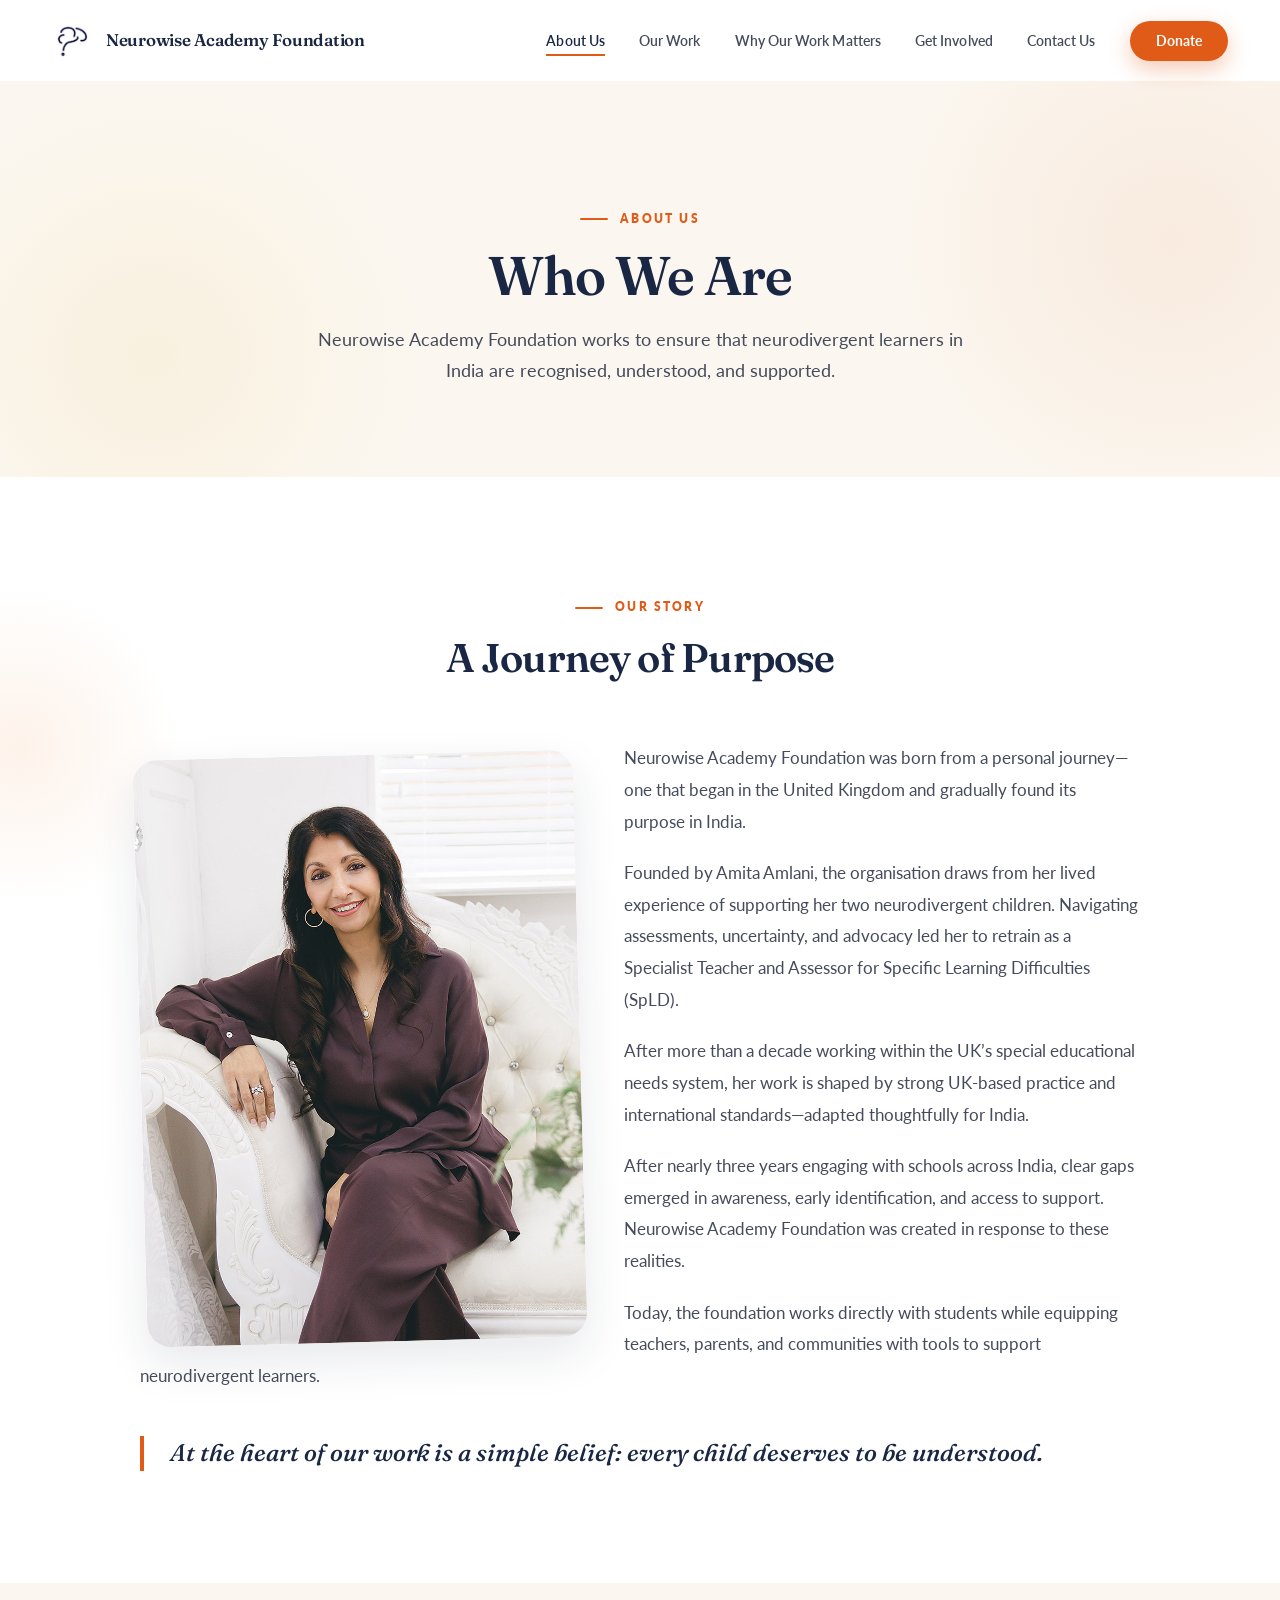
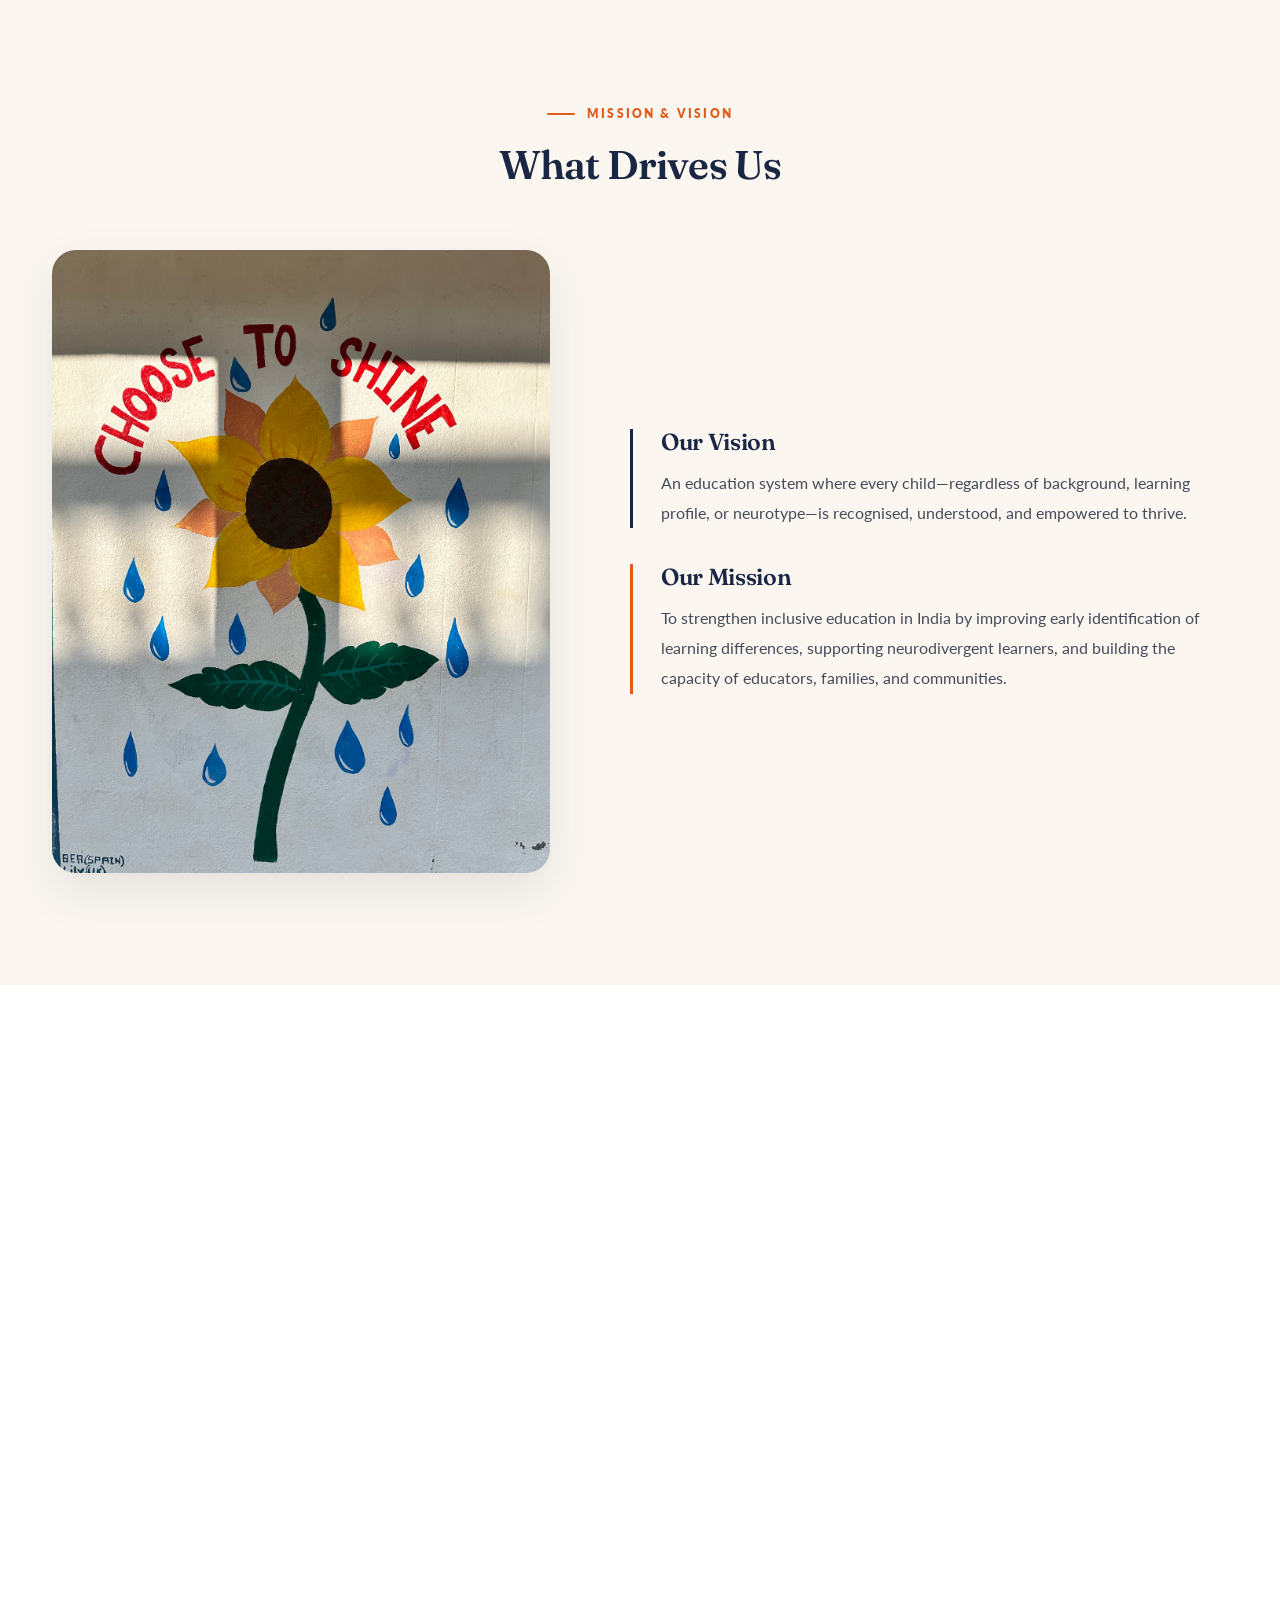
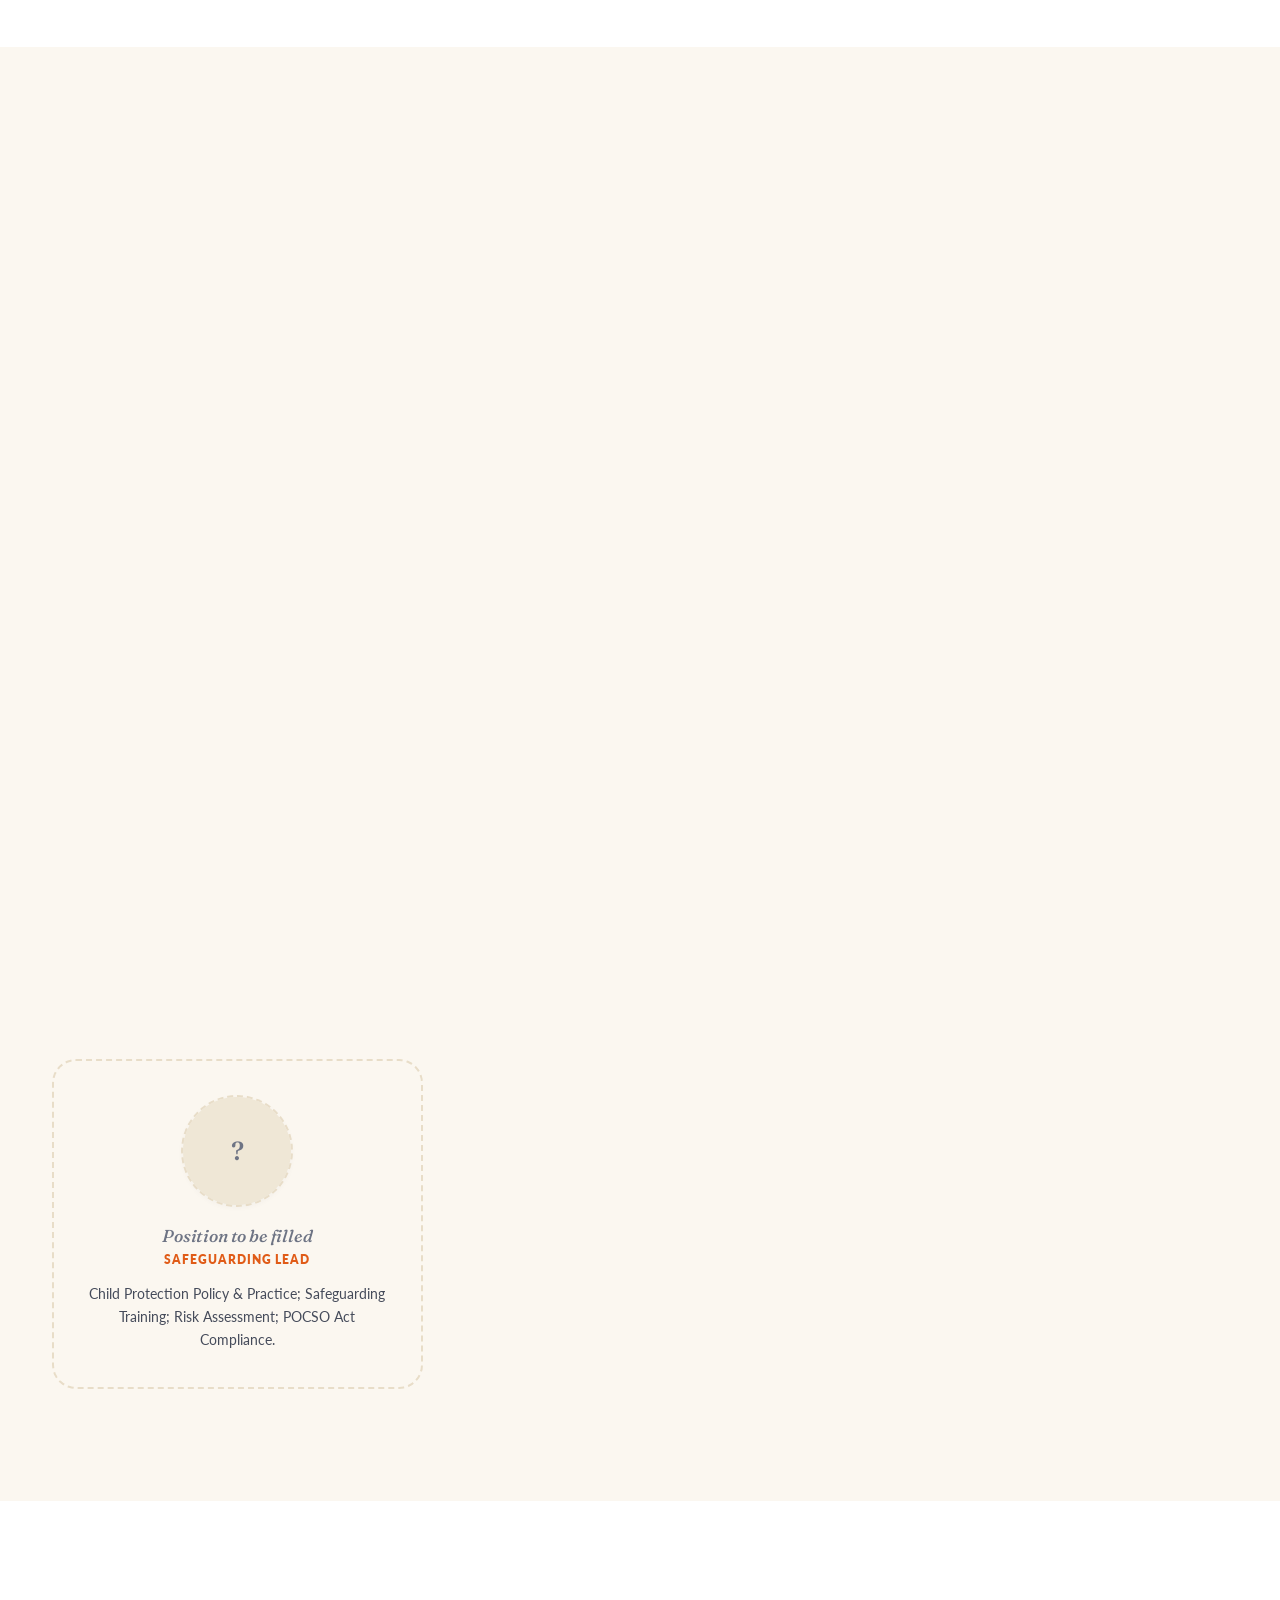
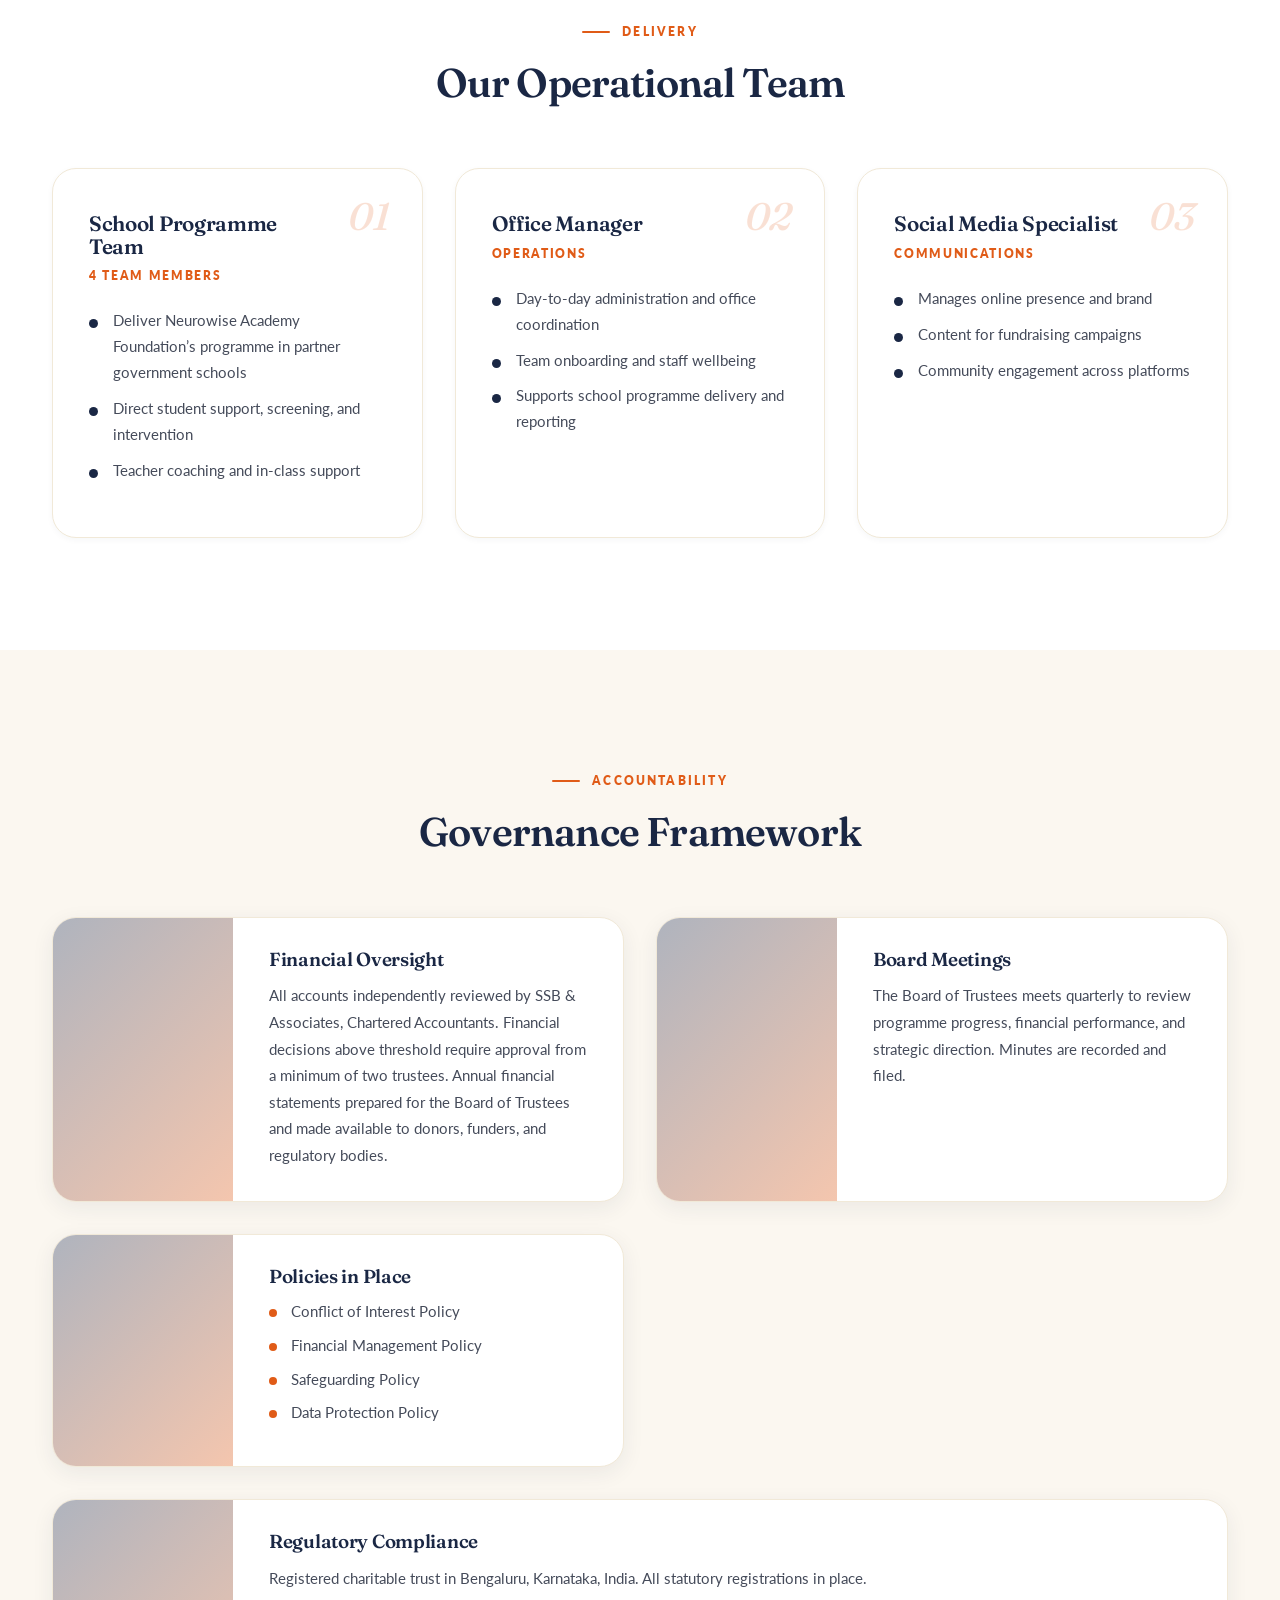
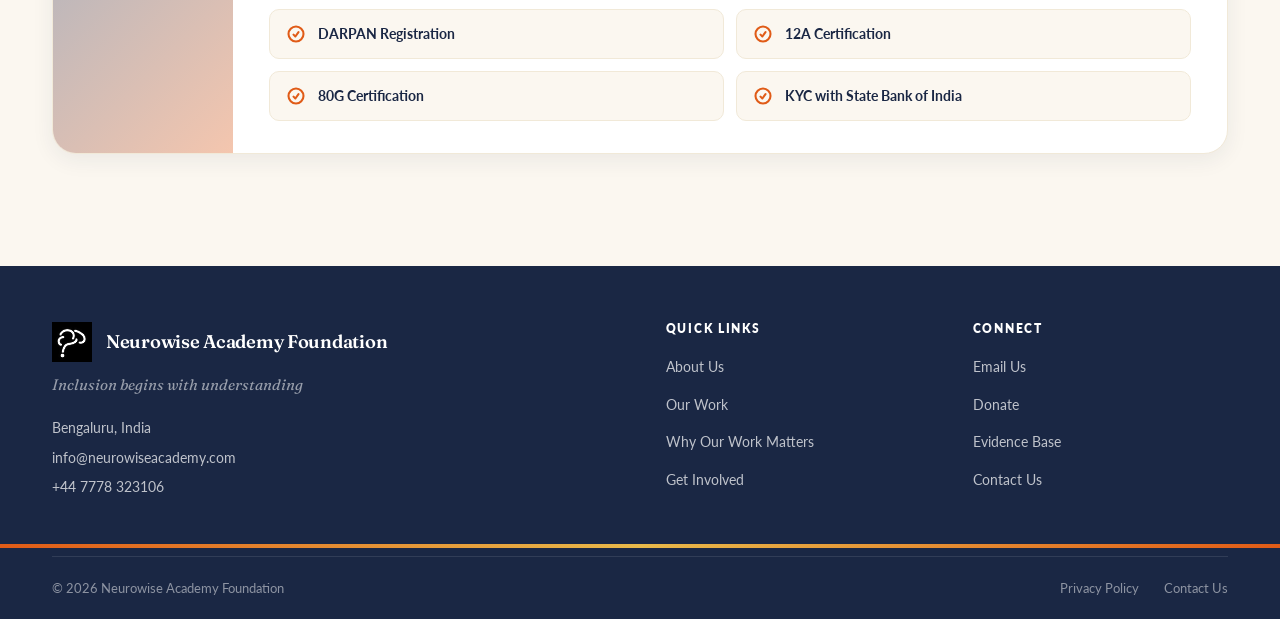
<file: about.html>
<!DOCTYPE html>
<html lang="en">
<head>
  <meta charset="UTF-8">
  <meta name="viewport" content="width=device-width, initial-scale=1.0">
  <title>About Us — Neurowise Academy Foundation</title>
  <meta name="description" content="Our story, mission, team, and governance. Supporting neurodivergent learners in India with transparency and accountability.">
  <link rel="preconnect" href="https://fonts.googleapis.com">
  <link rel="preconnect" href="https://fonts.gstatic.com" crossorigin>
  <link href="https://fonts.googleapis.com/css2?family=Fraunces:ital,opsz,wght@0,9..144,400;0,9..144,500;0,9..144,600;1,9..144,400;1,9..144,500&family=Lato:ital,wght@0,300;0,400;0,700;0,900;1,400&display=swap" rel="stylesheet">
  <link rel="stylesheet" href="styles.css">
</head>
<body>

  <!-- NAV -->
  <nav class="navbar">
    <div class="container nav-inner">
      <a href="index.html" class="nav-logo">
        <img src="images/blue_logo_logo.png" alt="NWA" class="nav-logo-img">
        Neurowise Academy Foundation
      </a>
      <ul class="nav-links">
        <li><a href="about.html">About Us</a></li>
        <li><a href="our-work.html">Our Work</a></li>
        <li><a href="why-matters.html">Why Our Work Matters</a></li>
        <li><a href="get-involved.html">Get Involved</a></li>
        <li><a href="contact.html">Contact Us</a></li>
        <li><a href="donate.html" class="nav-cta">Donate</a></li>
      </ul>
      <button class="nav-toggle" aria-label="Menu">
        <span></span><span></span><span></span>
      </button>
    </div>
  </nav>

  <div class="mobile-menu">
    <a href="about.html">About Us</a>
    <a href="our-work.html">Our Work</a>
    <a href="why-matters.html">Why Our Work Matters</a>
    <a href="get-involved.html">Get Involved</a>
    <a href="contact.html">Contact Us</a>
    <a href="donate.html" class="nav-cta">Donate</a>
  </div>

  <!-- PAGE HERO -->
  <section class="page-hero">
    <div class="container">
      <span class="section-label" style="justify-content: center;">About Us</span>
      <h1>Who We Are</h1>
      <p>Neurowise Academy Foundation works to ensure that neurodivergent learners in India are recognised, understood, and supported.</p>
    </div>
  </section>

  <!-- OUR STORY - Amita image wrapped -->
  <section class="our-story">
    <div class="container">
      <div class="section-header reveal">
        <span class="section-label">Our Story</span>
        <h2 class="section-title">A Journey of Purpose</h2>
      </div>
      <div class="story-wrap reveal">
        <div class="story-content">
          <div class="story-image-float">
            <img src="images/amita-journey.jpg" alt="Amita Amlani">
          </div>
          <p>Neurowise Academy Foundation was born from a personal journey&mdash;one that began in the United Kingdom and gradually found its purpose in India.</p>
          <p>Founded by Amita Amlani, the organisation draws from her lived experience of supporting her two neurodivergent children. Navigating assessments, uncertainty, and advocacy led her to retrain as a Specialist Teacher and Assessor for Specific Learning Difficulties (SpLD).</p>
          <p>After more than a decade working within the UK&rsquo;s special educational needs system, her work is shaped by strong UK-based practice and international standards&mdash;adapted thoughtfully for India.</p>
          <p>After nearly three years engaging with schools across India, clear gaps emerged in awareness, early identification, and access to support. Neurowise Academy Foundation was created in response to these realities.</p>
          <p>Today, the foundation works directly with students while equipping teachers, parents, and communities with tools to support neurodivergent learners.</p>
          <p class="story-highlight">At the heart of our work is a simple belief: every child deserves to be understood.</p>
        </div>
      </div>
    </div>
  </section>

  <!-- MISSION & VISION - new image-led layout -->
  <section class="mission-vision">
    <div class="container">
      <div class="section-header reveal">
        <span class="section-label" style="justify-content: center;">Mission &amp; Vision</span>
        <h2 class="section-title">What Drives Us</h2>
      </div>
      <div class="mv-layout">
        <div class="mv-image reveal">
          <img src="images/choose-to-shine.jpg" alt="Choose to shine">
        </div>
        <div class="mv-blocks reveal reveal-d1">
          <div class="mv-block vision">
            <h3>Our Vision</h3>
            <p>An education system where every child&mdash;regardless of background, learning profile, or neurotype&mdash;is recognised, understood, and empowered to thrive.</p>
          </div>
          <div class="mv-block mission">
            <h3>Our Mission</h3>
            <p>To strengthen inclusive education in India by improving early identification of learning differences, supporting neurodivergent learners, and building the capacity of educators, families, and communities.</p>
          </div>
        </div>
      </div>
    </div>
  </section>

  <!-- LEADERSHIP -->
  <section class="tg-leadership">
    <div class="container">
      <div class="section-header reveal">
        <span class="section-label" style="justify-content: center;">Leadership</span>
        <h2 class="section-title">Who Leads Our Work</h2>
      </div>
      <div class="leadership-grid">
        <div class="leader-card reveal">
          <div class="leader-photo">
            <img src="images/team-amita.jpg" alt="Amita Amlani">
          </div>
          <div class="leader-info">
            <div class="leader-role-tag">Founder &amp; Managing Trustee</div>
            <h3>Amita Amlani</h3>
            <p>Education Specialist responsible for the strategic direction of Neurowise Academy Foundation. Brings extensive experience in programme design and delivery in Indian government schools and leading community-based learning programmes.</p>
          </div>
        </div>
        <div class="leader-card reveal reveal-d1">
          <div class="leader-photo leader-photo-placeholder">
            <span>A</span>
          </div>
          <div class="leader-info">
            <div class="leader-role-tag">Trustee &amp; Director of Finances</div>
            <h3>Amulya</h3>
            <p>Chartered Accountant overseeing financial governance, fundraising strategy, and donor relations. All funds managed transparently with independent accounts review by SSB &amp; Associates, Chartered Accountants.</p>
          </div>
        </div>
      </div>
    </div>
  </section>

  <!-- BOARD MEMBERS -->
  <section class="tg-board">
    <div class="container">
      <div class="section-header reveal">
        <span class="section-label" style="justify-content: center;">Governance</span>
        <h2 class="section-title">Board Members</h2>
      </div>
      <div class="board-grid">
        <div class="board-card reveal">
          <div class="board-avatar">
            <img src="images/team-lakshay.jpg" alt="Lakshay Kumar">
          </div>
          <h4>Lakshay Kumar</h4>
          <div class="board-role">Trustee</div>
          <p>Digital Strategy; Website Design &amp; Development.</p>
        </div>
        <div class="board-card reveal reveal-d1">
          <div class="board-avatar">
            <img src="images/team-deepak.jpg" alt="Deepak Grover">
          </div>
          <h4>Deepak Grover</h4>
          <div class="board-role">Trustee</div>
          <p>EdTech; Product Development.</p>
        </div>
        <div class="board-card reveal reveal-d2">
          <div class="board-avatar">
            <img src="images/dr-gad.jpg" alt="Dr Gad Elbeheri">
          </div>
          <h4>Dr Gad Elbeheri</h4>
          <div class="board-role">Board Member &amp; Course Endorser</div>
          <p>Chairman of GEC Cairo. Board Member of IDA. Board Member of LDA America. Fellow, Institute of Linguists. Former UNDP Expert &amp; UNESCO Consultant.</p>
        </div>
        <div class="board-card board-card-vacant reveal">
          <div class="board-avatar board-avatar-vacant">
            <span>?</span>
          </div>
          <h4>Position to be filled</h4>
          <div class="board-role">Legal &amp; Compliance Officer</div>
          <p>NGO Regulatory Compliance; Trust Law; FCRA &amp; Foreign Funding Regulations; 12A/80G Certification.</p>
        </div>
        <div class="board-card board-card-vacant reveal reveal-d1">
          <div class="board-avatar board-avatar-vacant">
            <span>?</span>
          </div>
          <h4>Position to be filled</h4>
          <div class="board-role">Community Voice</div>
          <p>Parent or Community Representative from Programme Schools; Local Advocacy; Community Engagement &amp; Accountability.</p>
        </div>
        <div class="board-card board-card-vacant reveal reveal-d2">
          <div class="board-avatar board-avatar-vacant">
            <span>?</span>
          </div>
          <h4>Position to be filled</h4>
          <div class="board-role">Education Board Officer</div>
          <p>Government School Systems; State Curriculum (Karnataka); Teacher Training &amp; Pedagogy; Programme Quality Assurance.</p>
        </div>
        <div class="board-card board-card-vacant reveal reveal-d3">
          <div class="board-avatar board-avatar-vacant">
            <span>?</span>
          </div>
          <h4>Position to be filled</h4>
          <div class="board-role">Safeguarding Lead</div>
          <p>Child Protection Policy &amp; Practice; Safeguarding Training; Risk Assessment; POCSO Act Compliance.</p>
        </div>
      </div>
    </div>
  </section>

  <!-- OPERATIONAL TEAM -->
  <section class="tg-ops">
    <div class="container">
      <div class="section-header reveal">
        <span class="section-label" style="justify-content: center;">Delivery</span>
        <h2 class="section-title">Our Operational Team</h2>
      </div>
      <div class="ops-grid">
        <div class="ops-card reveal" data-num="01">
          <h3>School Programme Team</h3>
          <div class="ops-size">4 Team Members</div>
          <ul class="ops-list">
            <li>Deliver Neurowise Academy Foundation&rsquo;s programme in partner government schools</li>
            <li>Direct student support, screening, and intervention</li>
            <li>Teacher coaching and in-class support</li>
          </ul>
        </div>
        <div class="ops-card reveal reveal-d1" data-num="02">
          <h3>Office Manager</h3>
          <div class="ops-size">Operations</div>
          <ul class="ops-list">
            <li>Day-to-day administration and office coordination</li>
            <li>Team onboarding and staff wellbeing</li>
            <li>Supports school programme delivery and reporting</li>
          </ul>
        </div>
        <div class="ops-card reveal reveal-d2" data-num="03">
          <h3>Social Media Specialist</h3>
          <div class="ops-size">Communications</div>
          <ul class="ops-list">
            <li>Manages online presence and brand</li>
            <li>Content for fundraising campaigns</li>
            <li>Community engagement across platforms</li>
          </ul>
        </div>
      </div>
    </div>
  </section>

  <!-- GOVERNANCE FRAMEWORK - image cards -->
  <section class="tg-framework">
    <div class="container">
      <div class="section-header reveal">
        <span class="section-label" style="justify-content: center;">Accountability</span>
        <h2 class="section-title">Governance Framework</h2>
      </div>
      <div class="framework-grid">
        <div class="framework-card reveal">
          <div class="framework-img fi-finance"></div>
          <div class="framework-body">
            <h3>Financial Oversight</h3>
            <p>All accounts independently reviewed by SSB &amp; Associates, Chartered Accountants. Financial decisions above threshold require approval from a minimum of two trustees. Annual financial statements prepared for the Board of Trustees and made available to donors, funders, and regulatory bodies.</p>
          </div>
        </div>
        <div class="framework-card reveal reveal-d1">
          <div class="framework-img fi-board"></div>
          <div class="framework-body">
            <h3>Board Meetings</h3>
            <p>The Board of Trustees meets quarterly to review programme progress, financial performance, and strategic direction. Minutes are recorded and filed.</p>
          </div>
        </div>
        <div class="framework-card reveal reveal-d2">
          <div class="framework-img fi-policy"></div>
          <div class="framework-body">
            <h3>Policies in Place</h3>
            <ul class="framework-list">
              <li>Conflict of Interest Policy</li>
              <li>Financial Management Policy</li>
              <li>Safeguarding Policy</li>
              <li>Data Protection Policy</li>
            </ul>
          </div>
        </div>
        <div class="framework-card framework-wide reveal reveal-d3">
          <div class="framework-img fi-compliance"></div>
          <div class="framework-body">
            <h3>Regulatory Compliance</h3>
            <p>Registered charitable trust in Bengaluru, Karnataka, India. All statutory registrations in place.</p>
            <div class="compliance-grid">
              <div class="compliance-box">
                <svg xmlns="http://www.w3.org/2000/svg" fill="none" viewBox="0 0 24 24" stroke-width="2.5" stroke="currentColor"><path stroke-linecap="round" stroke-linejoin="round" d="M9 12.75L11.25 15 15 9.75M21 12a9 9 0 11-18 0 9 9 0 0118 0z"/></svg>
                <span>DARPAN Registration</span>
              </div>
              <div class="compliance-box">
                <svg xmlns="http://www.w3.org/2000/svg" fill="none" viewBox="0 0 24 24" stroke-width="2.5" stroke="currentColor"><path stroke-linecap="round" stroke-linejoin="round" d="M9 12.75L11.25 15 15 9.75M21 12a9 9 0 11-18 0 9 9 0 0118 0z"/></svg>
                <span>12A Certification</span>
              </div>
              <div class="compliance-box">
                <svg xmlns="http://www.w3.org/2000/svg" fill="none" viewBox="0 0 24 24" stroke-width="2.5" stroke="currentColor"><path stroke-linecap="round" stroke-linejoin="round" d="M9 12.75L11.25 15 15 9.75M21 12a9 9 0 11-18 0 9 9 0 0118 0z"/></svg>
                <span>80G Certification</span>
              </div>
              <div class="compliance-box">
                <svg xmlns="http://www.w3.org/2000/svg" fill="none" viewBox="0 0 24 24" stroke-width="2.5" stroke="currentColor"><path stroke-linecap="round" stroke-linejoin="round" d="M9 12.75L11.25 15 15 9.75M21 12a9 9 0 11-18 0 9 9 0 0118 0z"/></svg>
                <span>KYC with State Bank of India</span>
              </div>
            </div>
          </div>
        </div>
      </div>
    </div>
  </section>

  <!-- FOOTER -->
  <footer class="footer" id="footer">
    <div class="container">
      <div class="footer-grid">
        <div>
          <div class="footer-logo-row">
            <img src="images/blue_logo_logo.png" alt="NWA" class="footer-logo-img">
            <h3>Neurowise Academy Foundation</h3>
          </div>
          <p class="footer-tagline">Inclusion begins with understanding</p>
          <div class="footer-contact">
            <p>Bengaluru, India</p>
            <p><a href="mailto:info@neurowiseacademy.com">info@neurowiseacademy.com</a></p>
            <p><a href="tel:+447778323106">+44 7778 323106</a></p>
          </div>
        </div>
        <div>
          <h4 class="footer-heading">Quick Links</h4>
          <ul class="footer-links">
            <li><a href="about.html">About Us</a></li>
            <li><a href="our-work.html">Our Work</a></li>
            <li><a href="why-matters.html">Why Our Work Matters</a></li>
            <li><a href="get-involved.html">Get Involved</a></li>
          </ul>
        </div>
        <div>
          <h4 class="footer-heading">Connect</h4>
          <ul class="footer-links">
            <li><a href="mailto:info@neurowiseacademy.com">Email Us</a></li>
            <li><a href="donate.html">Donate</a></li>
            <li><a href="evidence-base.html">Evidence Base</a></li>
            <li><a href="contact.html">Contact Us</a></li>
          </ul>
        </div>
      </div>
    </div>
    <div class="footer-band"></div>
    <div class="container">
      <div class="footer-bottom">
        <span>&copy; 2026 Neurowise Academy Foundation</span>
        <div class="footer-legal">
          <a href="#">Privacy Policy</a>
          <a href="contact.html">Contact Us</a>
        </div>
      </div>
    </div>
  </footer>

  <script src="script.js"></script>
</body>
</html>
</file>
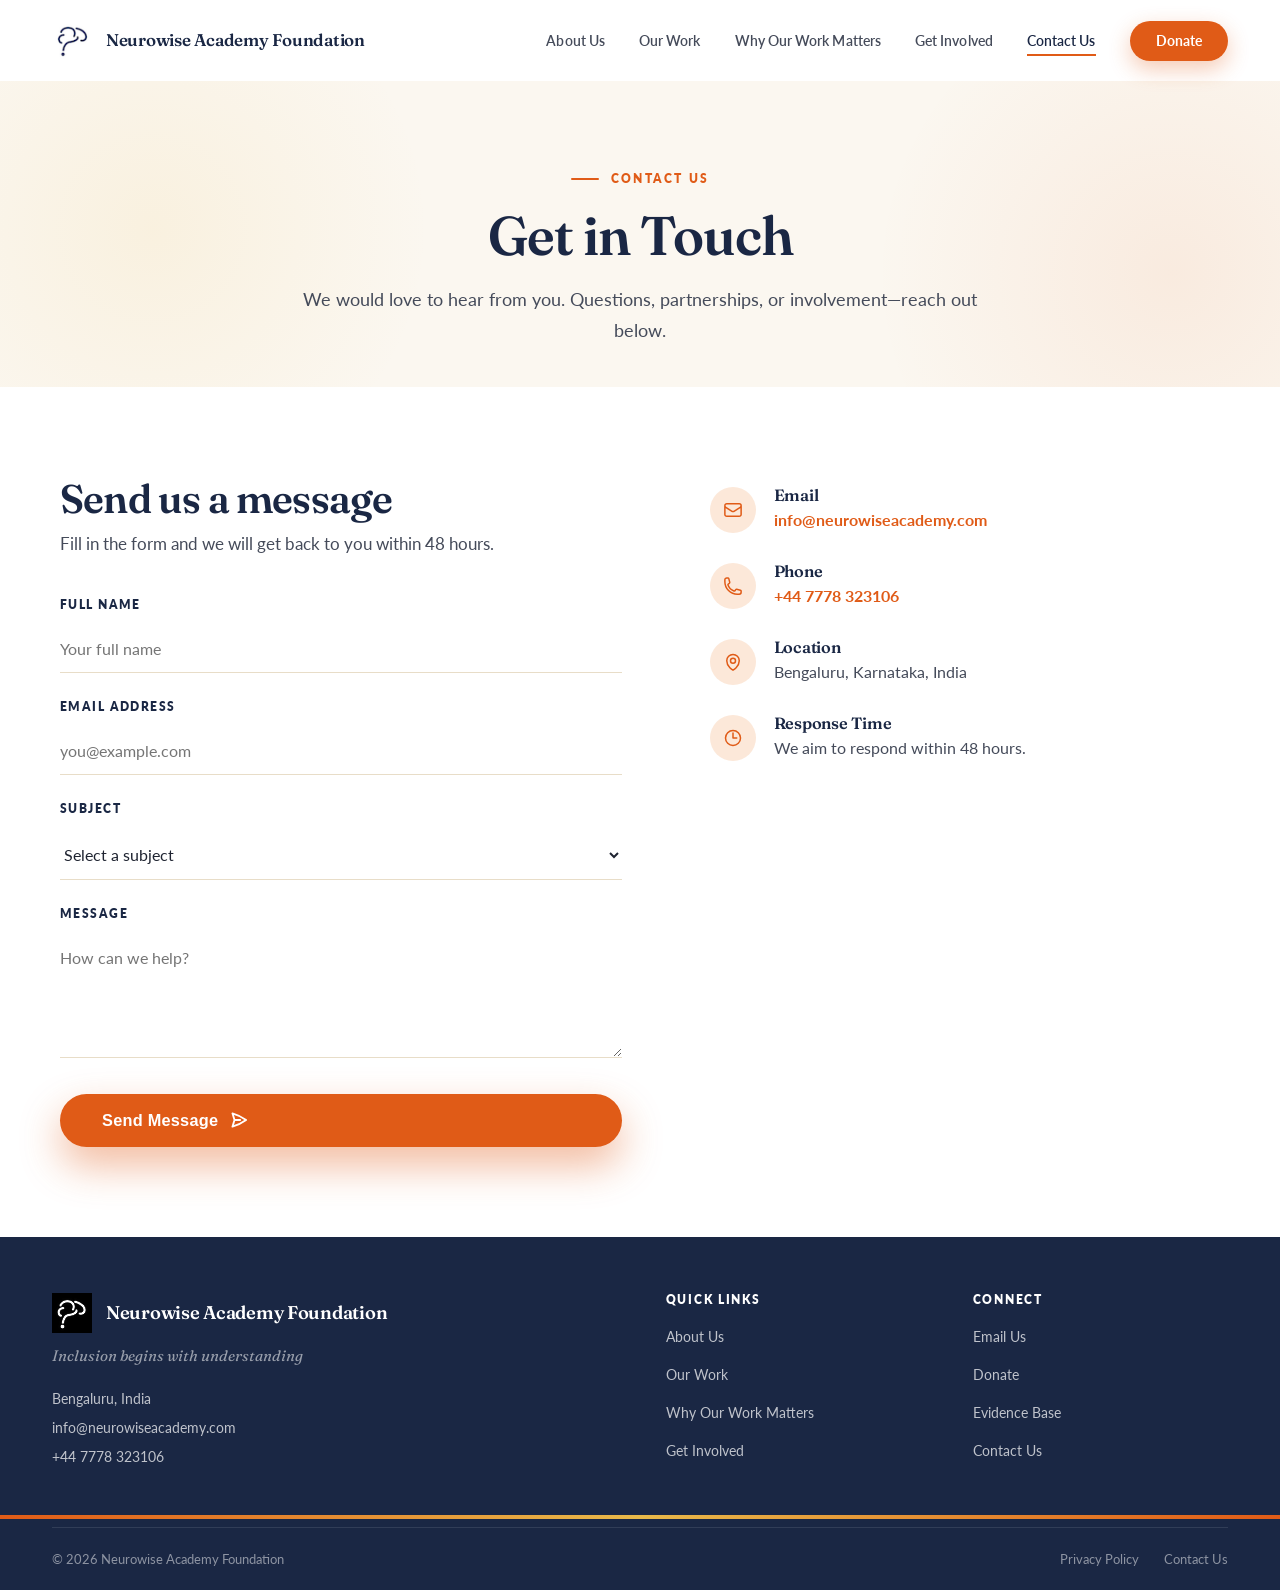
<file: contact.html>
<!DOCTYPE html>
<html lang="en">
<head>
  <meta charset="UTF-8">
  <meta name="viewport" content="width=device-width, initial-scale=1.0">
  <title>Contact Us — Neurowise Academy Foundation</title>
  <meta name="description" content="Get in touch with Neurowise Academy Foundation. Reach out for partnerships, volunteering, or general enquiries.">
  <link rel="preconnect" href="https://fonts.googleapis.com">
  <link rel="preconnect" href="https://fonts.gstatic.com" crossorigin>
  <link href="https://fonts.googleapis.com/css2?family=Fraunces:ital,opsz,wght@0,9..144,400;0,9..144,500;0,9..144,600;1,9..144,400;1,9..144,500&family=Lato:ital,wght@0,300;0,400;0,700;0,900;1,400&display=swap" rel="stylesheet">
  <link rel="stylesheet" href="styles.css">
</head>
<body>

  <!-- NAV -->
  <nav class="navbar">
    <div class="container nav-inner">
      <a href="index.html" class="nav-logo">
        <img src="images/blue_logo_logo.png" alt="NWA" class="nav-logo-img">
        Neurowise Academy Foundation
      </a>
      <ul class="nav-links">
        <li><a href="about.html">About Us</a></li>
        <li><a href="our-work.html">Our Work</a></li>
        <li><a href="why-matters.html">Why Our Work Matters</a></li>
        <li><a href="get-involved.html">Get Involved</a></li>
        <li><a href="contact.html">Contact Us</a></li>
        <li><a href="donate.html" class="nav-cta">Donate</a></li>
      </ul>
      <button class="nav-toggle" aria-label="Menu">
        <span></span><span></span><span></span>
      </button>
    </div>
  </nav>

  <div class="mobile-menu">
    <a href="about.html">About Us</a>
    <a href="our-work.html">Our Work</a>
    <a href="why-matters.html">Why Our Work Matters</a>
    <a href="get-involved.html">Get Involved</a>
    <a href="contact.html">Contact Us</a>
    <a href="donate.html" class="nav-cta">Donate</a>
  </div>

  <!-- PAGE HERO -->
  <section class="page-hero" style="padding: 80px 0 40px;">
    <div class="container">
      <span class="section-label" style="justify-content: center;">Contact Us</span>
      <h1>Get in Touch</h1>
      <p>We would love to hear from you. Questions, partnerships, or involvement&mdash;reach out below.</p>
    </div>
  </section>

  <!-- CONTACT -->
  <section class="contact-section">
    <div class="container">
      <div class="contact-grid">

        <div class="contact-form-wrap reveal">
          <h2>Send us a message</h2>
          <p class="lead">Fill in the form and we will get back to you within 48 hours.</p>
          <form class="contact-form" action="#" method="POST">
            <div class="form-group">
              <label for="name">Full Name</label>
              <input type="text" id="name" name="name" placeholder="Your full name" required>
            </div>
            <div class="form-group">
              <label for="email">Email Address</label>
              <input type="email" id="email" name="email" placeholder="you@example.com" required>
            </div>
            <div class="form-group">
              <label for="subject">Subject</label>
              <select id="subject" name="subject" required>
                <option value="" disabled selected>Select a subject</option>
                <option value="general">General Enquiry</option>
                <option value="partnership">Partnership Opportunity</option>
                <option value="volunteer">Volunteering / Internship</option>
                <option value="donate">Donation Enquiry</option>
                <option value="media">Media / Press</option>
                <option value="other">Other</option>
              </select>
            </div>
            <div class="form-group">
              <label for="message">Message</label>
              <textarea id="message" name="message" rows="5" placeholder="How can we help?" required></textarea>
            </div>
            <button type="submit" class="btn-donate" style="margin-top: 12px;">
              Send Message
              <svg xmlns="http://www.w3.org/2000/svg" fill="none" viewBox="0 0 24 24" stroke-width="2.5" stroke="currentColor" width="18" height="18"><path stroke-linecap="round" stroke-linejoin="round" d="M6 12L3.269 3.126A59.768 59.768 0 0121.485 12 59.77 59.77 0 013.27 20.876L5.999 12zm0 0h7.5"/></svg>
            </button>
          </form>
        </div>

        <div class="contact-info reveal reveal-d1">

          <div class="contact-item">
            <div class="contact-item-icon">
              <svg xmlns="http://www.w3.org/2000/svg" fill="none" viewBox="0 0 24 24" stroke-width="1.8" stroke="currentColor"><path stroke-linecap="round" stroke-linejoin="round" d="M21.75 6.75v10.5a2.25 2.25 0 01-2.25 2.25h-15a2.25 2.25 0 01-2.25-2.25V6.75m19.5 0A2.25 2.25 0 0019.5 4.5h-15a2.25 2.25 0 00-2.25 2.25m19.5 0v.243a2.25 2.25 0 01-1.07 1.916l-7.5 4.615a2.25 2.25 0 01-2.36 0L3.32 8.91a2.25 2.25 0 01-1.07-1.916V6.75"/></svg>
            </div>
            <div>
              <h3>Email</h3>
              <p><a href="mailto:info@neurowiseacademy.com">info@neurowiseacademy.com</a></p>
            </div>
          </div>

          <div class="contact-item">
            <div class="contact-item-icon">
              <svg xmlns="http://www.w3.org/2000/svg" fill="none" viewBox="0 0 24 24" stroke-width="1.8" stroke="currentColor"><path stroke-linecap="round" stroke-linejoin="round" d="M2.25 6.75c0 8.284 6.716 15 15 15h2.25a2.25 2.25 0 002.25-2.25v-1.372c0-.516-.351-.966-.852-1.091l-4.423-1.106c-.44-.11-.902.055-1.173.417l-.97 1.293c-.282.376-.769.542-1.21.38a12.035 12.035 0 01-7.143-7.143c-.162-.441.004-.928.38-1.21l1.293-.97c.363-.271.527-.734.417-1.173L6.963 3.102a1.125 1.125 0 00-1.091-.852H4.5A2.25 2.25 0 002.25 4.5v2.25z"/></svg>
            </div>
            <div>
              <h3>Phone</h3>
              <p><a href="tel:+447778323106">+44 7778 323106</a></p>
            </div>
          </div>

          <div class="contact-item">
            <div class="contact-item-icon">
              <svg xmlns="http://www.w3.org/2000/svg" fill="none" viewBox="0 0 24 24" stroke-width="1.8" stroke="currentColor"><path stroke-linecap="round" stroke-linejoin="round" d="M15 10.5a3 3 0 11-6 0 3 3 0 016 0z"/><path stroke-linecap="round" stroke-linejoin="round" d="M19.5 10.5c0 7.142-7.5 11.25-7.5 11.25S4.5 17.642 4.5 10.5a7.5 7.5 0 1115 0z"/></svg>
            </div>
            <div>
              <h3>Location</h3>
              <p>Bengaluru, Karnataka, India</p>
            </div>
          </div>

          <div class="contact-item">
            <div class="contact-item-icon">
              <svg xmlns="http://www.w3.org/2000/svg" fill="none" viewBox="0 0 24 24" stroke-width="1.8" stroke="currentColor"><path stroke-linecap="round" stroke-linejoin="round" d="M12 6v6h4.5m4.5 0a9 9 0 11-18 0 9 9 0 0118 0z"/></svg>
            </div>
            <div>
              <h3>Response Time</h3>
              <p>We aim to respond within 48 hours.</p>
            </div>
          </div>

        </div>

      </div>
    </div>
  </section>

  <!-- FOOTER -->
  <footer class="footer" id="footer">
    <div class="container">
      <div class="footer-grid">
        <div>
          <div class="footer-logo-row">
            <img src="images/blue_logo_logo.png" alt="NWA" class="footer-logo-img">
            <h3>Neurowise Academy Foundation</h3>
          </div>
          <p class="footer-tagline">Inclusion begins with understanding</p>
          <div class="footer-contact">
            <p>Bengaluru, India</p>
            <p><a href="mailto:info@neurowiseacademy.com">info@neurowiseacademy.com</a></p>
            <p><a href="tel:+447778323106">+44 7778 323106</a></p>
          </div>
        </div>
        <div>
          <h4 class="footer-heading">Quick Links</h4>
          <ul class="footer-links">
            <li><a href="about.html">About Us</a></li>
            <li><a href="our-work.html">Our Work</a></li>
            <li><a href="why-matters.html">Why Our Work Matters</a></li>
            <li><a href="get-involved.html">Get Involved</a></li>
          </ul>
        </div>
        <div>
          <h4 class="footer-heading">Connect</h4>
          <ul class="footer-links">
            <li><a href="mailto:info@neurowiseacademy.com">Email Us</a></li>
            <li><a href="donate.html">Donate</a></li>
            <li><a href="evidence-base.html">Evidence Base</a></li>
            <li><a href="contact.html">Contact Us</a></li>
          </ul>
        </div>
      </div>
    </div>
    <div class="footer-band"></div>
    <div class="container">
      <div class="footer-bottom">
        <span>&copy; 2026 Neurowise Academy Foundation</span>
        <div class="footer-legal">
          <a href="#">Privacy Policy</a>
          <a href="contact.html">Contact Us</a>
        </div>
      </div>
    </div>
  </footer>

  <script src="script.js"></script>
</body>
</html>
</file>
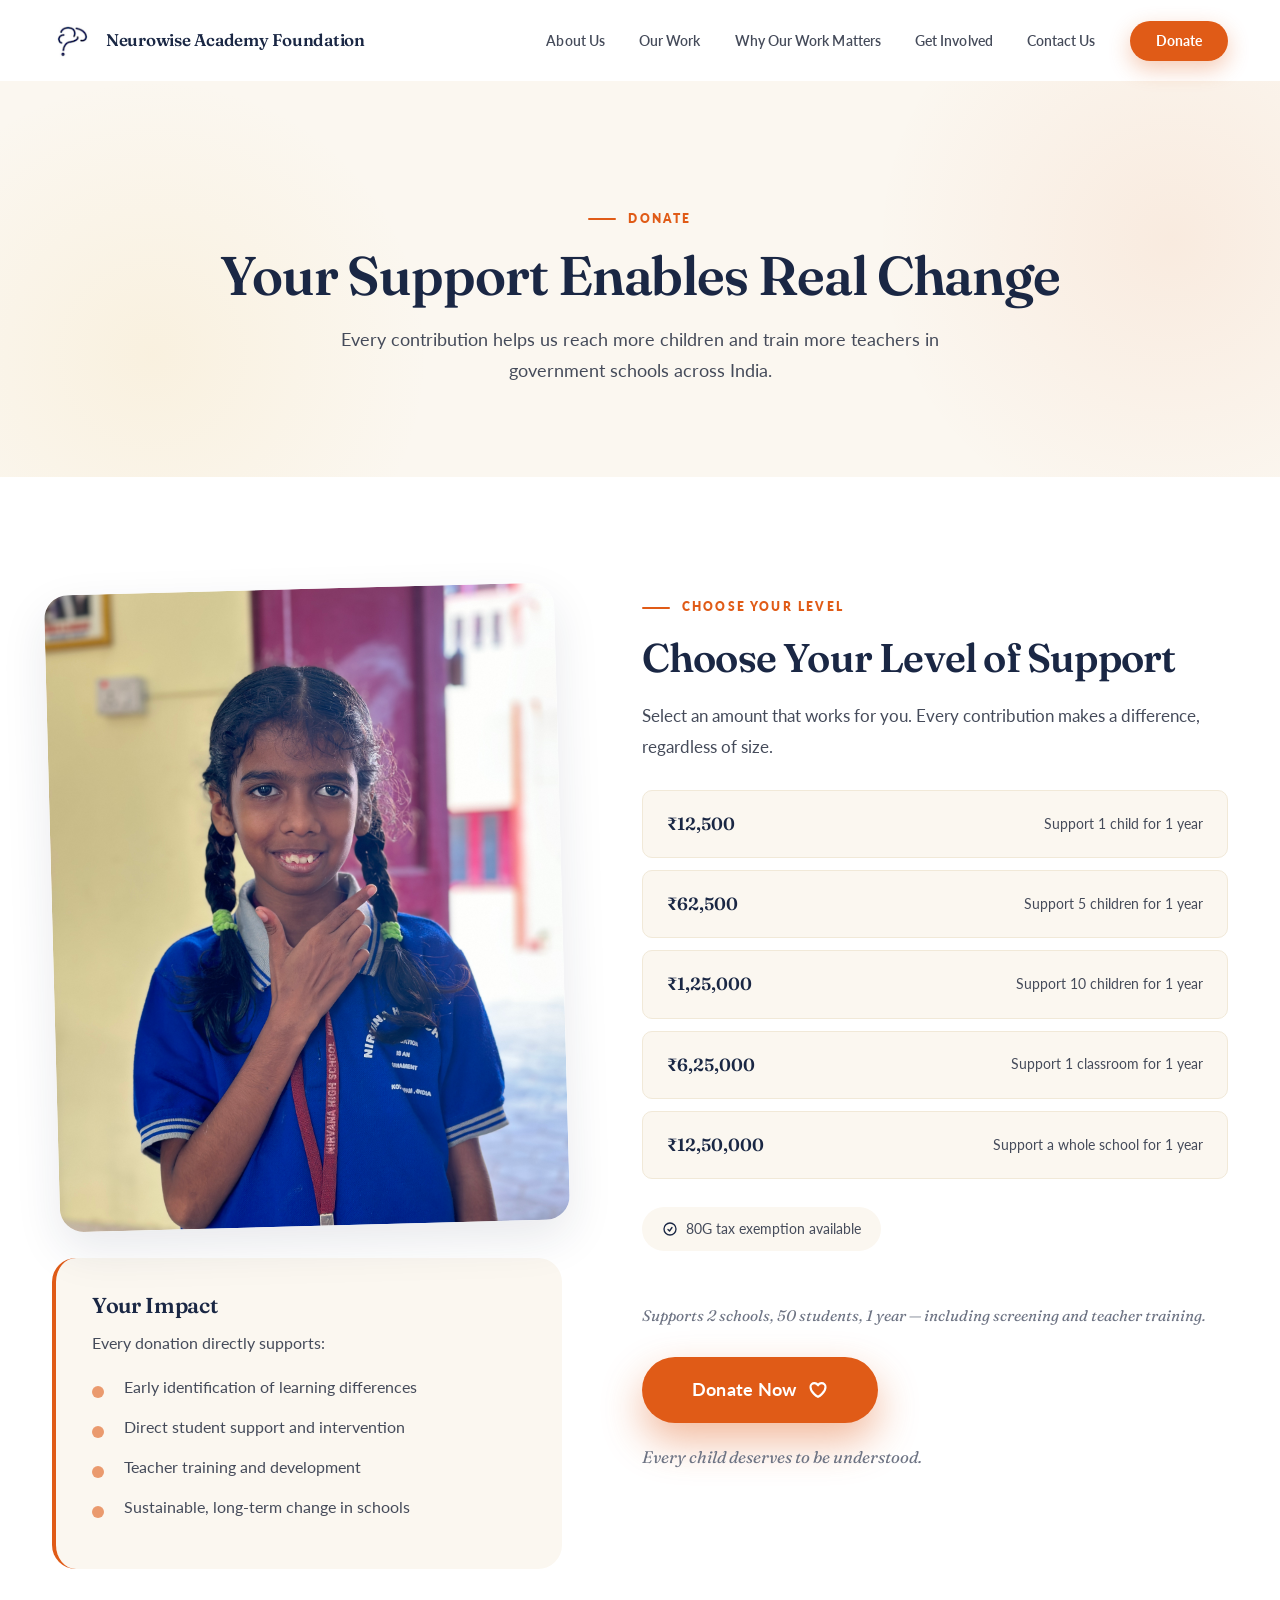
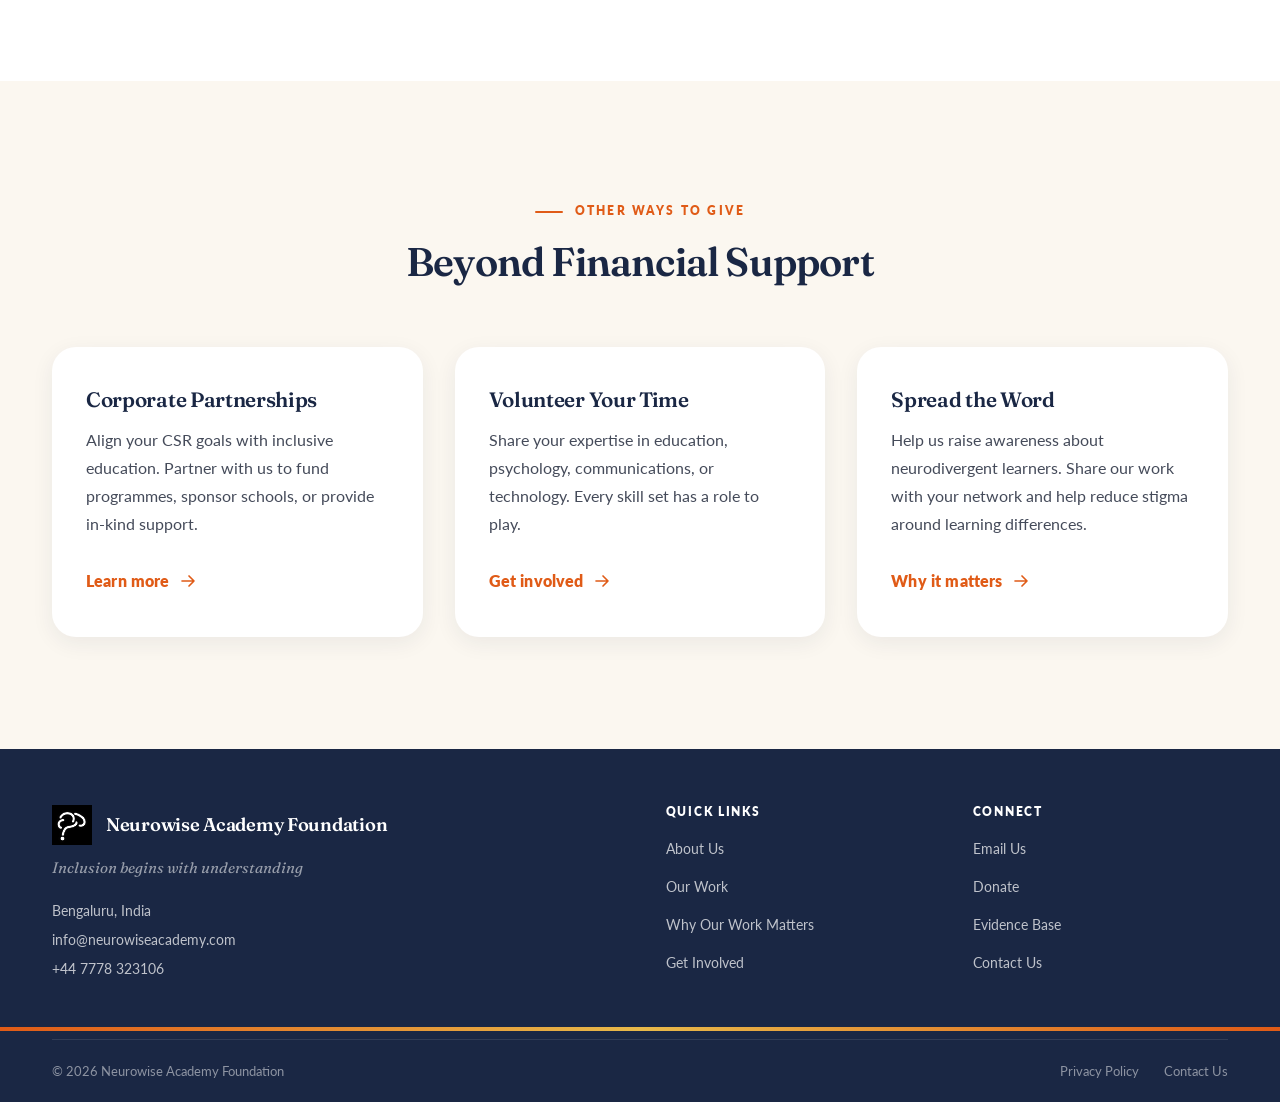
<file: donate.html>
<!DOCTYPE html>
<html lang="en">
<head>
  <meta charset="UTF-8">
  <meta name="viewport" content="width=device-width, initial-scale=1.0">
  <title>Donate — Neurowise Academy Foundation</title>
  <meta name="description" content="Support neurodivergent learners in India. Your donation enables early identification, teacher training, and student support. 80G tax exemption available.">
  <link rel="preconnect" href="https://fonts.googleapis.com">
  <link rel="preconnect" href="https://fonts.gstatic.com" crossorigin>
  <link href="https://fonts.googleapis.com/css2?family=Fraunces:ital,opsz,wght@0,9..144,400;0,9..144,500;0,9..144,600;1,9..144,400;1,9..144,500&family=Lato:ital,wght@0,300;0,400;0,700;0,900;1,400&display=swap" rel="stylesheet">
  <link rel="stylesheet" href="styles.css">
</head>
<body>

  <!-- NAV -->
  <nav class="navbar">
    <div class="container nav-inner">
      <a href="index.html" class="nav-logo">
        <img src="images/blue_logo_logo.png" alt="NWA" class="nav-logo-img">
        Neurowise Academy Foundation
      </a>
      <ul class="nav-links">
        <li><a href="about.html">About Us</a></li>
        <li><a href="our-work.html">Our Work</a></li>
        <li><a href="why-matters.html">Why Our Work Matters</a></li>
        <li><a href="get-involved.html">Get Involved</a></li>
        <li><a href="contact.html">Contact Us</a></li>
        <li><a href="donate.html" class="nav-cta">Donate</a></li>
      </ul>
      <button class="nav-toggle" aria-label="Menu">
        <span></span><span></span><span></span>
      </button>
    </div>
  </nav>

  <div class="mobile-menu">
    <a href="about.html">About Us</a>
    <a href="our-work.html">Our Work</a>
    <a href="why-matters.html">Why Our Work Matters</a>
    <a href="get-involved.html">Get Involved</a>
    <a href="contact.html">Contact Us</a>
    <a href="donate.html" class="nav-cta">Donate</a>
  </div>

  <!-- PAGE HERO -->
  <section class="page-hero">
    <div class="container">
      <span class="section-label" style="justify-content: center;">Donate</span>
      <h1>Your Support Enables Real Change</h1>
      <p>Every contribution helps us reach more children and train more teachers in government schools across India.</p>
    </div>
  </section>

  <!-- DONATION -->
  <section class="donate-section">
    <div class="container">
      <div class="donate-grid">

        <div class="donate-left reveal">
          <div class="donate-image">
            <img src="images/smiling-child-portrait.jpg" alt="Smiling child">
          </div>
          <div class="donate-impact">
            <h3>Your Impact</h3>
            <p>Every donation directly supports:</p>
            <ul class="detail-list" style="margin: 14px 0 0;">
              <li>Early identification of learning differences</li>
              <li>Direct student support and intervention</li>
              <li>Teacher training and development</li>
              <li>Sustainable, long-term change in schools</li>
            </ul>
          </div>
        </div>

        <div class="donate-right reveal reveal-d1">
          <span class="section-label">Choose Your Level</span>
          <h2 class="section-title">Choose Your Level of Support</h2>
          <p class="donate-intro">Select an amount that works for you. Every contribution makes a difference, regardless of size.</p>

          <div class="tiers">
            <div class="tier">
              <span class="tier-amt">&#8377;12,500</span>
              <span class="tier-desc">Support 1 child for 1 year</span>
            </div>
            <div class="tier">
              <span class="tier-amt">&#8377;62,500</span>
              <span class="tier-desc">Support 5 children for 1 year</span>
            </div>
            <div class="tier">
              <span class="tier-amt">&#8377;1,25,000</span>
              <span class="tier-desc">Support 10 children for 1 year</span>
            </div>
            <div class="tier">
              <span class="tier-amt">&#8377;6,25,000</span>
              <span class="tier-desc">Support 1 classroom for 1 year</span>
            </div>
            <div class="tier">
              <span class="tier-amt">&#8377;12,50,000</span>
              <span class="tier-desc">Support a whole school for 1 year</span>
            </div>
          </div>

          <div class="tax-note">
            <svg xmlns="http://www.w3.org/2000/svg" fill="none" viewBox="0 0 24 24" stroke-width="2" stroke="currentColor"><path stroke-linecap="round" stroke-linejoin="round" d="M9 12.75L11.25 15 15 9.75M21 12a9 9 0 11-18 0 9 9 0 0118 0z"/></svg>
            80G tax exemption available
          </div>

          <p class="donate-note">Supports 2 schools, 50 students, 1 year &mdash; including screening and teacher training.</p>

          <a href="#" class="btn-donate btn-donate-lg">
            Donate Now
            <svg xmlns="http://www.w3.org/2000/svg" fill="none" viewBox="0 0 24 24" stroke-width="2.5" stroke="currentColor" width="20" height="20"><path stroke-linecap="round" stroke-linejoin="round" d="M21 8.25c0-2.485-2.099-4.5-4.688-4.5-1.935 0-3.597 1.126-4.312 2.733-.715-1.607-2.377-2.733-4.313-2.733C5.1 3.75 3 5.765 3 8.25c0 7.22 9 12 9 12s9-4.78 9-12z"/></svg>
          </a>

          <p class="support-tagline" style="color: var(--text-light); margin-top: 20px;">Every child deserves to be understood.</p>
        </div>

      </div>
    </div>
  </section>

  <!-- OTHER WAYS -->
  <section class="donate-other">
    <div class="container">
      <div class="section-header reveal">
        <span class="section-label" style="justify-content: center;">Other Ways to Give</span>
        <h2 class="section-title">Beyond Financial Support</h2>
      </div>
      <div class="other-grid">
        <div class="other-card reveal">
          <h3>Corporate Partnerships</h3>
          <p>Align your CSR goals with inclusive education. Partner with us to fund programmes, sponsor schools, or provide in-kind support.</p>
          <a href="contact.html" class="link-arrow">
            Learn more
            <svg xmlns="http://www.w3.org/2000/svg" fill="none" viewBox="0 0 24 24" stroke-width="2.5" stroke="currentColor"><path stroke-linecap="round" stroke-linejoin="round" d="M13.5 4.5L21 12m0 0l-7.5 7.5M21 12H3"/></svg>
          </a>
        </div>
        <div class="other-card reveal reveal-d1">
          <h3>Volunteer Your Time</h3>
          <p>Share your expertise in education, psychology, communications, or technology. Every skill set has a role to play.</p>
          <a href="get-involved.html" class="link-arrow">
            Get involved
            <svg xmlns="http://www.w3.org/2000/svg" fill="none" viewBox="0 0 24 24" stroke-width="2.5" stroke="currentColor"><path stroke-linecap="round" stroke-linejoin="round" d="M13.5 4.5L21 12m0 0l-7.5 7.5M21 12H3"/></svg>
          </a>
        </div>
        <div class="other-card reveal reveal-d2">
          <h3>Spread the Word</h3>
          <p>Help us raise awareness about neurodivergent learners. Share our work with your network and help reduce stigma around learning differences.</p>
          <a href="why-matters.html" class="link-arrow">
            Why it matters
            <svg xmlns="http://www.w3.org/2000/svg" fill="none" viewBox="0 0 24 24" stroke-width="2.5" stroke="currentColor"><path stroke-linecap="round" stroke-linejoin="round" d="M13.5 4.5L21 12m0 0l-7.5 7.5M21 12H3"/></svg>
          </a>
        </div>
      </div>
    </div>
  </section>

  <!-- FOOTER -->
  <footer class="footer" id="footer">
    <div class="container">
      <div class="footer-grid">
        <div>
          <div class="footer-logo-row">
            <img src="images/blue_logo_logo.png" alt="NWA" class="footer-logo-img">
            <h3>Neurowise Academy Foundation</h3>
          </div>
          <p class="footer-tagline">Inclusion begins with understanding</p>
          <div class="footer-contact">
            <p>Bengaluru, India</p>
            <p><a href="mailto:info@neurowiseacademy.com">info@neurowiseacademy.com</a></p>
            <p><a href="tel:+447778323106">+44 7778 323106</a></p>
          </div>
        </div>
        <div>
          <h4 class="footer-heading">Quick Links</h4>
          <ul class="footer-links">
            <li><a href="about.html">About Us</a></li>
            <li><a href="our-work.html">Our Work</a></li>
            <li><a href="why-matters.html">Why Our Work Matters</a></li>
            <li><a href="get-involved.html">Get Involved</a></li>
          </ul>
        </div>
        <div>
          <h4 class="footer-heading">Connect</h4>
          <ul class="footer-links">
            <li><a href="mailto:info@neurowiseacademy.com">Email Us</a></li>
            <li><a href="donate.html">Donate</a></li>
            <li><a href="evidence-base.html">Evidence Base</a></li>
            <li><a href="contact.html">Contact Us</a></li>
          </ul>
        </div>
      </div>
    </div>
    <div class="footer-band"></div>
    <div class="container">
      <div class="footer-bottom">
        <span>&copy; 2026 Neurowise Academy Foundation</span>
        <div class="footer-legal">
          <a href="#">Privacy Policy</a>
          <a href="contact.html">Contact Us</a>
        </div>
      </div>
    </div>
  </footer>

  <script src="script.js"></script>
</body>
</html>
</file>
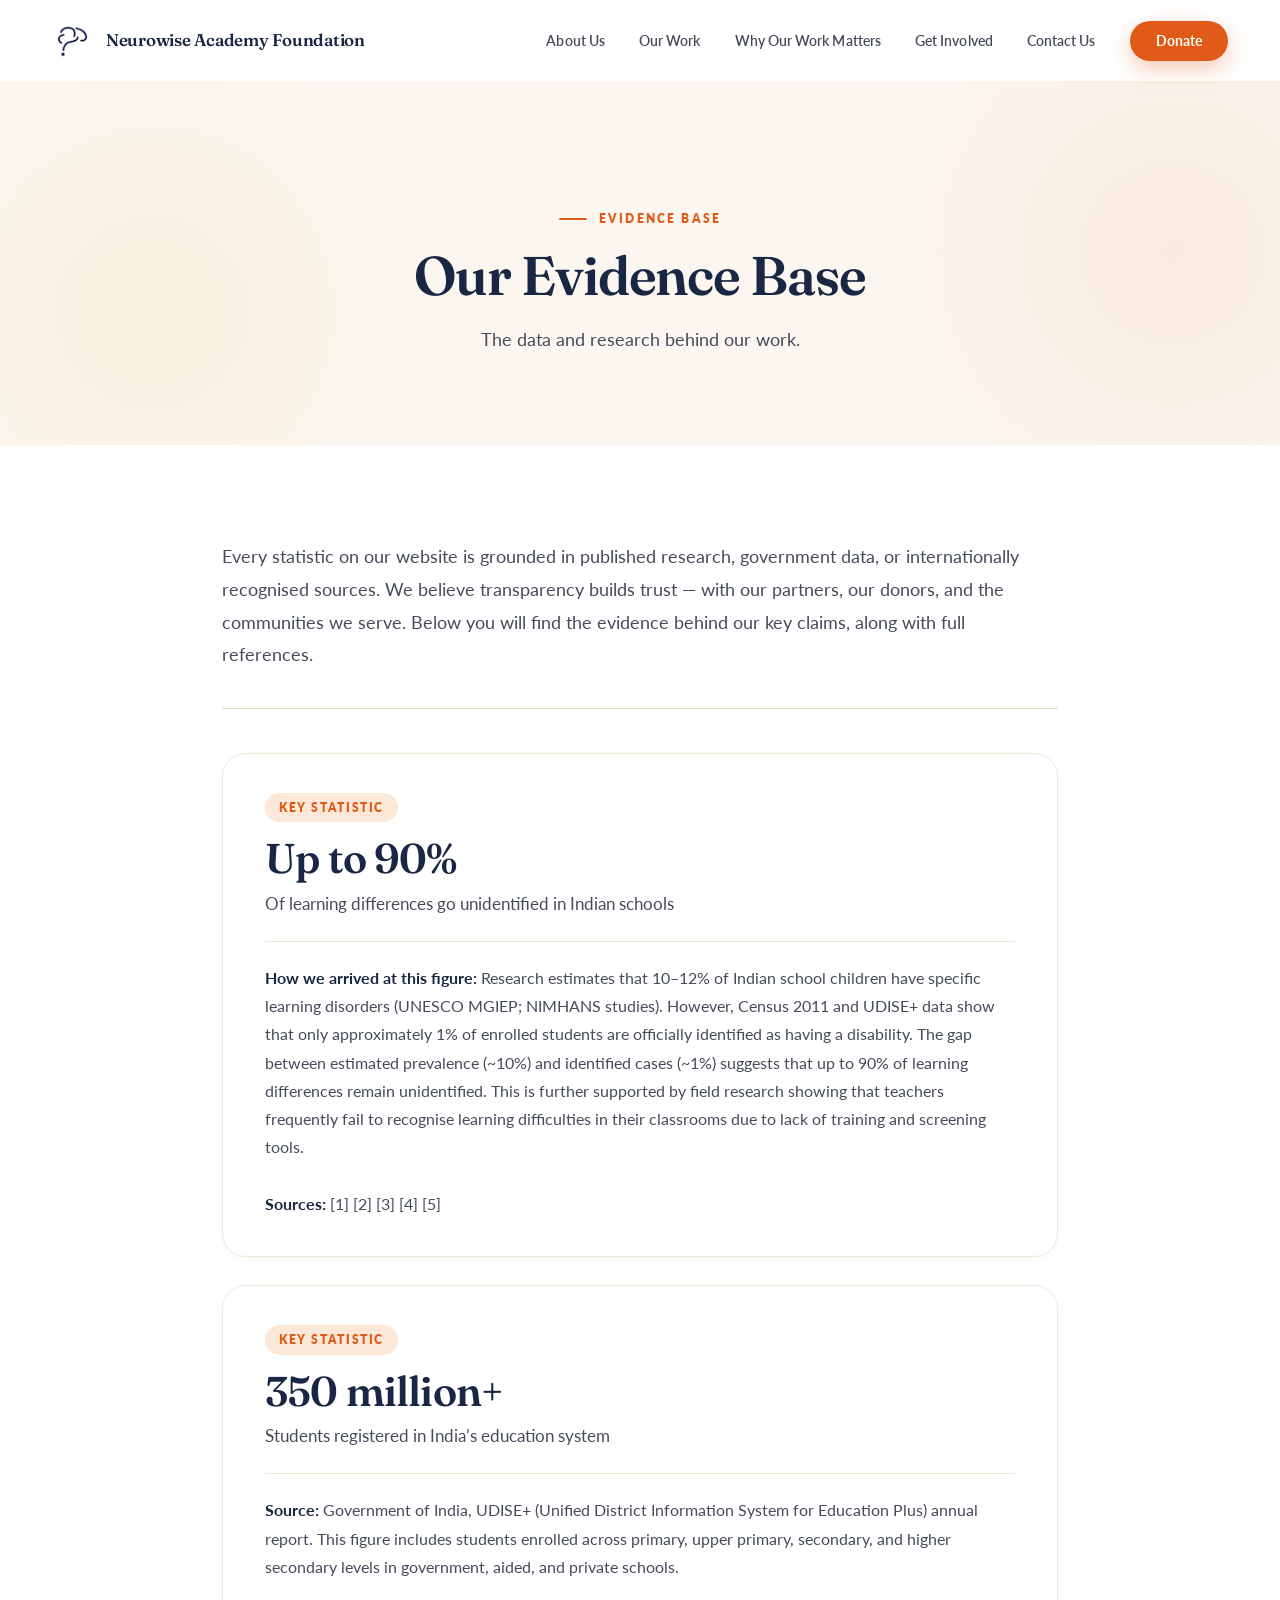
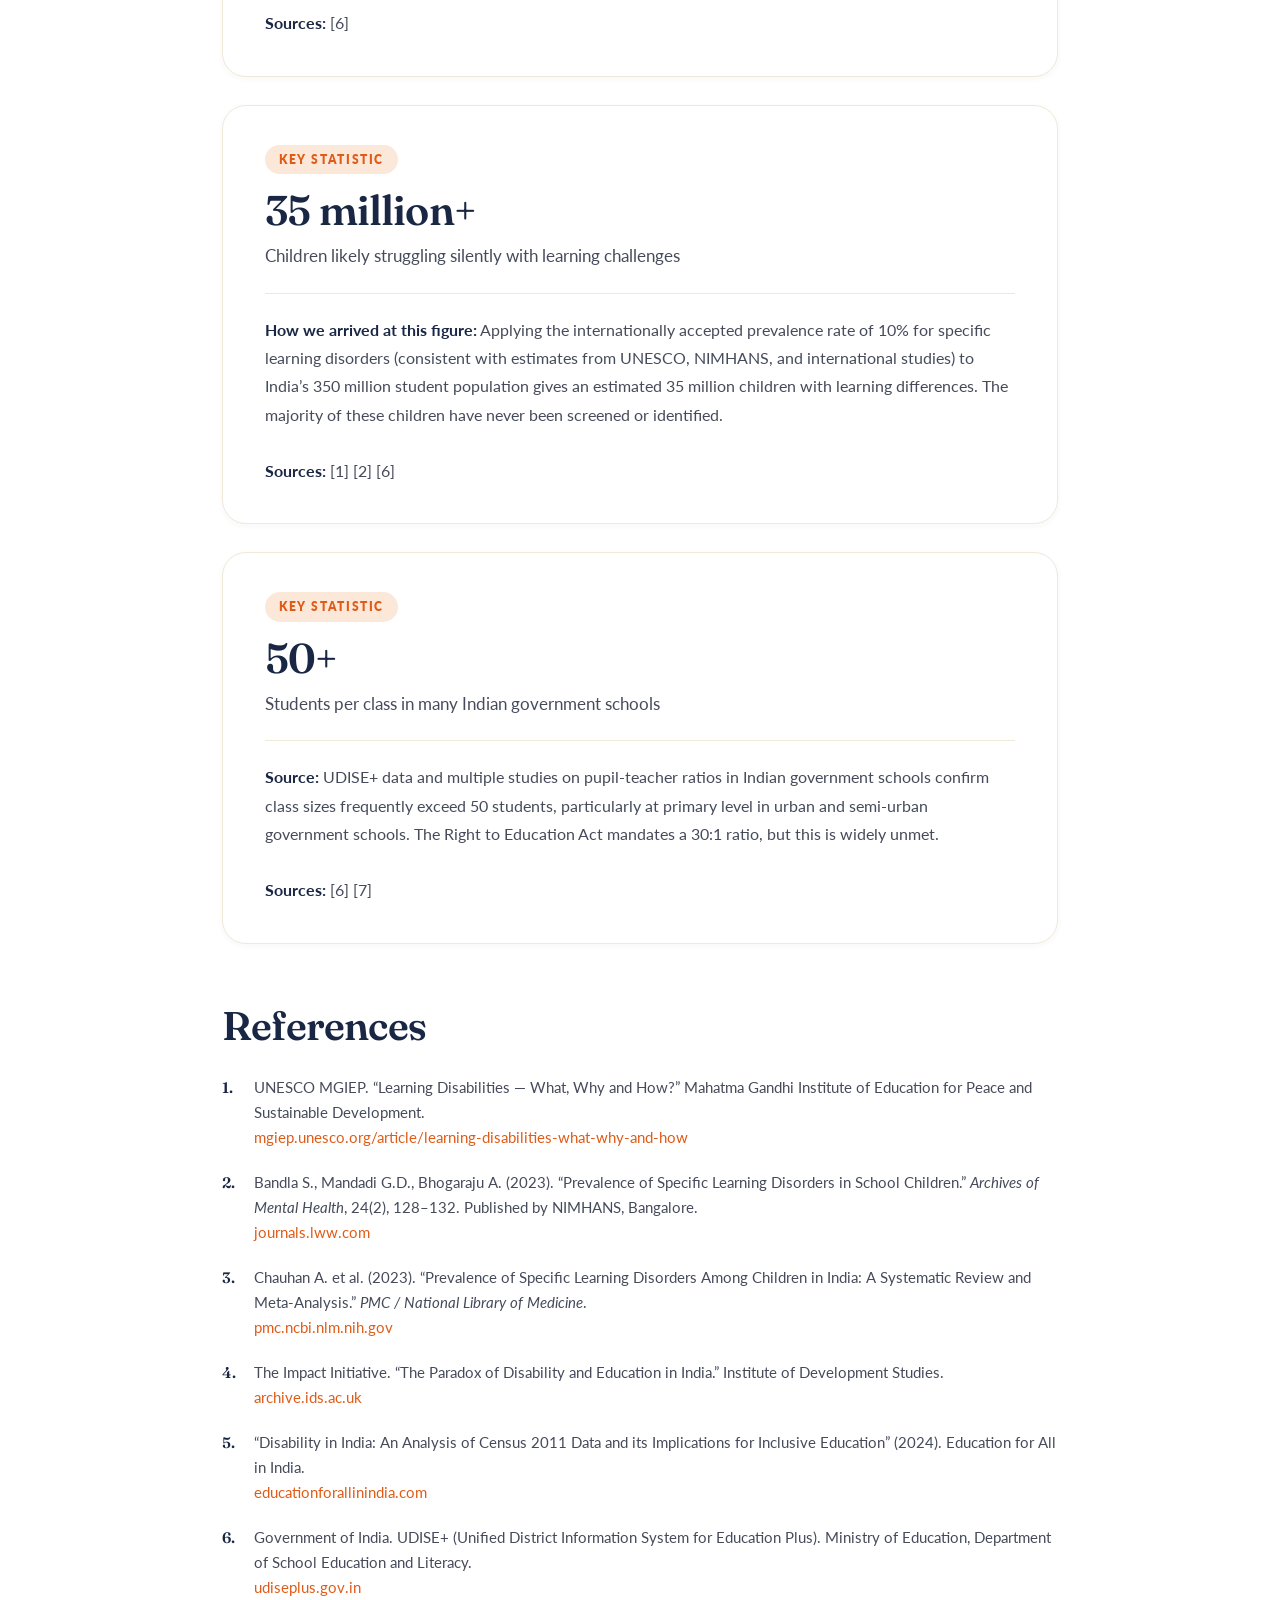
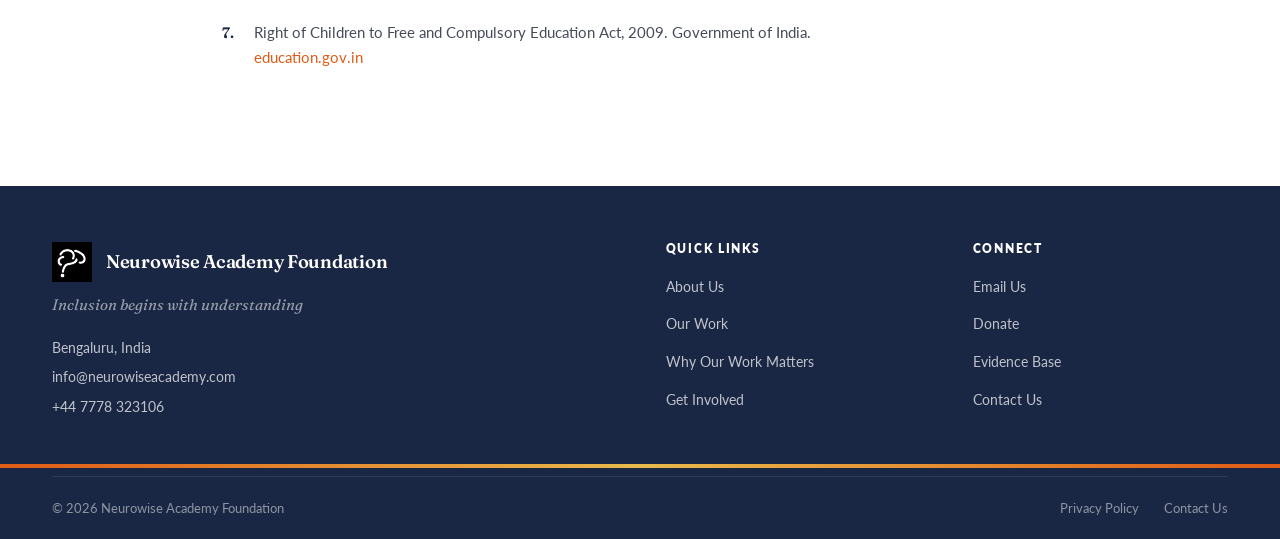
<file: evidence-base.html>
<!DOCTYPE html>
<html lang="en">
<head>
  <meta charset="UTF-8">
  <meta name="viewport" content="width=device-width, initial-scale=1.0">
  <title>Evidence Base — Neurowise Academy Foundation</title>
  <meta name="description" content="The data and research behind our work. Every statistic on our website is grounded in published research or government data.">
  <link rel="preconnect" href="https://fonts.googleapis.com">
  <link rel="preconnect" href="https://fonts.gstatic.com" crossorigin>
  <link href="https://fonts.googleapis.com/css2?family=Fraunces:ital,opsz,wght@0,9..144,400;0,9..144,500;0,9..144,600;1,9..144,400;1,9..144,500&family=Lato:ital,wght@0,300;0,400;0,700;0,900;1,400&display=swap" rel="stylesheet">
  <link rel="stylesheet" href="styles.css">
</head>
<body>

  <!-- NAV -->
  <nav class="navbar">
    <div class="container nav-inner">
      <a href="index.html" class="nav-logo">
        <img src="images/blue_logo_logo.png" alt="NWA" class="nav-logo-img">
        Neurowise Academy Foundation
      </a>
      <ul class="nav-links">
        <li><a href="about.html">About Us</a></li>
        <li><a href="our-work.html">Our Work</a></li>
        <li><a href="why-matters.html">Why Our Work Matters</a></li>
        <li><a href="get-involved.html">Get Involved</a></li>
        <li><a href="contact.html">Contact Us</a></li>
        <li><a href="donate.html" class="nav-cta">Donate</a></li>
      </ul>
      <button class="nav-toggle" aria-label="Menu">
        <span></span><span></span><span></span>
      </button>
    </div>
  </nav>

  <div class="mobile-menu">
    <a href="about.html">About Us</a>
    <a href="our-work.html">Our Work</a>
    <a href="why-matters.html">Why Our Work Matters</a>
    <a href="get-involved.html">Get Involved</a>
    <a href="contact.html">Contact Us</a>
    <a href="donate.html" class="nav-cta">Donate</a>
  </div>

  <!-- PAGE HERO -->
  <section class="page-hero">
    <div class="container">
      <span class="section-label" style="justify-content: center;">Evidence Base</span>
      <h1>Our Evidence Base</h1>
      <p>The data and research behind our work.</p>
    </div>
  </section>

  <!-- EVIDENCE -->
  <section class="evidence-content">
    <div class="container">

      <div class="evidence-intro reveal">
        Every statistic on our website is grounded in published research, government data, or internationally recognised sources. We believe transparency builds trust &mdash; with our partners, our donors, and the communities we serve. Below you will find the evidence behind our key claims, along with full references.
      </div>

      <div class="stat-card reveal">
        <span class="source-label">Key statistic</span>
        <div class="stat-number-big">Up to 90%</div>
        <div class="stat-claim">Of learning differences go unidentified in Indian schools</div>
        <div class="stat-evidence">
          <strong>How we arrived at this figure:</strong> Research estimates that 10&ndash;12% of Indian school children have specific learning disorders (UNESCO MGIEP; NIMHANS studies). However, Census 2011 and UDISE+ data show that only approximately 1% of enrolled students are officially identified as having a disability. The gap between estimated prevalence (~10%) and identified cases (~1%) suggests that up to 90% of learning differences remain unidentified. This is further supported by field research showing that teachers frequently fail to recognise learning difficulties in their classrooms due to lack of training and screening tools.
          <br><br><strong>Sources:</strong> [1] [2] [3] [4] [5]
        </div>
      </div>

      <div class="stat-card reveal">
        <span class="source-label">Key statistic</span>
        <div class="stat-number-big">350 million+</div>
        <div class="stat-claim">Students registered in India&rsquo;s education system</div>
        <div class="stat-evidence">
          <strong>Source:</strong> Government of India, UDISE+ (Unified District Information System for Education Plus) annual report. This figure includes students enrolled across primary, upper primary, secondary, and higher secondary levels in government, aided, and private schools.
          <br><br><strong>Sources:</strong> [6]
        </div>
      </div>

      <div class="stat-card reveal">
        <span class="source-label">Key statistic</span>
        <div class="stat-number-big">35 million+</div>
        <div class="stat-claim">Children likely struggling silently with learning challenges</div>
        <div class="stat-evidence">
          <strong>How we arrived at this figure:</strong> Applying the internationally accepted prevalence rate of 10% for specific learning disorders (consistent with estimates from UNESCO, NIMHANS, and international studies) to India&rsquo;s 350 million student population gives an estimated 35 million children with learning differences. The majority of these children have never been screened or identified.
          <br><br><strong>Sources:</strong> [1] [2] [6]
        </div>
      </div>

      <div class="stat-card reveal">
        <span class="source-label">Key statistic</span>
        <div class="stat-number-big">50+</div>
        <div class="stat-claim">Students per class in many Indian government schools</div>
        <div class="stat-evidence">
          <strong>Source:</strong> UDISE+ data and multiple studies on pupil-teacher ratios in Indian government schools confirm class sizes frequently exceed 50 students, particularly at primary level in urban and semi-urban government schools. The Right to Education Act mandates a 30:1 ratio, but this is widely unmet.
          <br><br><strong>Sources:</strong> [6] [7]
        </div>
      </div>

      <div class="references-section reveal">
        <h2>References</h2>

        <div class="ref-item" data-num="1.">
          UNESCO MGIEP. &ldquo;Learning Disabilities &mdash; What, Why and How?&rdquo; Mahatma Gandhi Institute of Education for Peace and Sustainable Development.
          <br><a href="https://mgiep.unesco.org/article/learning-disabilities-what-why-and-how" target="_blank" rel="noopener">mgiep.unesco.org/article/learning-disabilities-what-why-and-how</a>
        </div>

        <div class="ref-item" data-num="2.">
          Bandla S., Mandadi G.D., Bhogaraju A. (2023). &ldquo;Prevalence of Specific Learning Disorders in School Children.&rdquo; <em>Archives of Mental Health</em>, 24(2), 128&ndash;132. Published by NIMHANS, Bangalore.
          <br><a href="https://journals.lww.com/amhe/fulltext/2023/24020/prevalence_of_specific_learning_disorders_in.13.aspx" target="_blank" rel="noopener">journals.lww.com</a>
        </div>

        <div class="ref-item" data-num="3.">
          Chauhan A. et al. (2023). &ldquo;Prevalence of Specific Learning Disorders Among Children in India: A Systematic Review and Meta-Analysis.&rdquo; <em>PMC / National Library of Medicine</em>.
          <br><a href="https://pmc.ncbi.nlm.nih.gov/articles/PMC10159575/" target="_blank" rel="noopener">pmc.ncbi.nlm.nih.gov</a>
        </div>

        <div class="ref-item" data-num="4.">
          The Impact Initiative. &ldquo;The Paradox of Disability and Education in India.&rdquo; Institute of Development Studies.
          <br><a href="https://archive.ids.ac.uk/impactinit/blog/blog-paradox-disability-and-education-india.html" target="_blank" rel="noopener">archive.ids.ac.uk</a>
        </div>

        <div class="ref-item" data-num="5.">
          &ldquo;Disability in India: An Analysis of Census 2011 Data and its Implications for Inclusive Education&rdquo; (2024). Education for All in India.
          <br><a href="https://educationforallinindia.com/disability-in-india-an-analysis-of-census-2011-data-and-its-implications-for-inclusive-education-2024/" target="_blank" rel="noopener">educationforallinindia.com</a>
        </div>

        <div class="ref-item" data-num="6.">
          Government of India. UDISE+ (Unified District Information System for Education Plus). Ministry of Education, Department of School Education and Literacy.
          <br><a href="https://udiseplus.gov.in/" target="_blank" rel="noopener">udiseplus.gov.in</a>
        </div>

        <div class="ref-item" data-num="7.">
          Right of Children to Free and Compulsory Education Act, 2009. Government of India.
          <br><a href="https://www.education.gov.in/sites/upload_files/mhrd/files/upload_document/RTE_Section_wise_rationale_rev_0.pdf" target="_blank" rel="noopener">education.gov.in</a>
        </div>
      </div>

    </div>
  </section>

  <!-- FOOTER -->
  <footer class="footer" id="footer">
    <div class="container">
      <div class="footer-grid">
        <div>
          <div class="footer-logo-row">
            <img src="images/blue_logo_logo.png" alt="NWA" class="footer-logo-img">
            <h3>Neurowise Academy Foundation</h3>
          </div>
          <p class="footer-tagline">Inclusion begins with understanding</p>
          <div class="footer-contact">
            <p>Bengaluru, India</p>
            <p><a href="mailto:info@neurowiseacademy.com">info@neurowiseacademy.com</a></p>
            <p><a href="tel:+447778323106">+44 7778 323106</a></p>
          </div>
        </div>
        <div>
          <h4 class="footer-heading">Quick Links</h4>
          <ul class="footer-links">
            <li><a href="about.html">About Us</a></li>
            <li><a href="our-work.html">Our Work</a></li>
            <li><a href="why-matters.html">Why Our Work Matters</a></li>
            <li><a href="get-involved.html">Get Involved</a></li>
          </ul>
        </div>
        <div>
          <h4 class="footer-heading">Connect</h4>
          <ul class="footer-links">
            <li><a href="mailto:info@neurowiseacademy.com">Email Us</a></li>
            <li><a href="donate.html">Donate</a></li>
            <li><a href="evidence-base.html">Evidence Base</a></li>
            <li><a href="contact.html">Contact Us</a></li>
          </ul>
        </div>
      </div>
    </div>
    <div class="footer-band"></div>
    <div class="container">
      <div class="footer-bottom">
        <span>&copy; 2026 Neurowise Academy Foundation</span>
        <div class="footer-legal">
          <a href="#">Privacy Policy</a>
          <a href="contact.html">Contact Us</a>
        </div>
      </div>
    </div>
  </footer>

  <script src="script.js"></script>
</body>
</html>
</file>
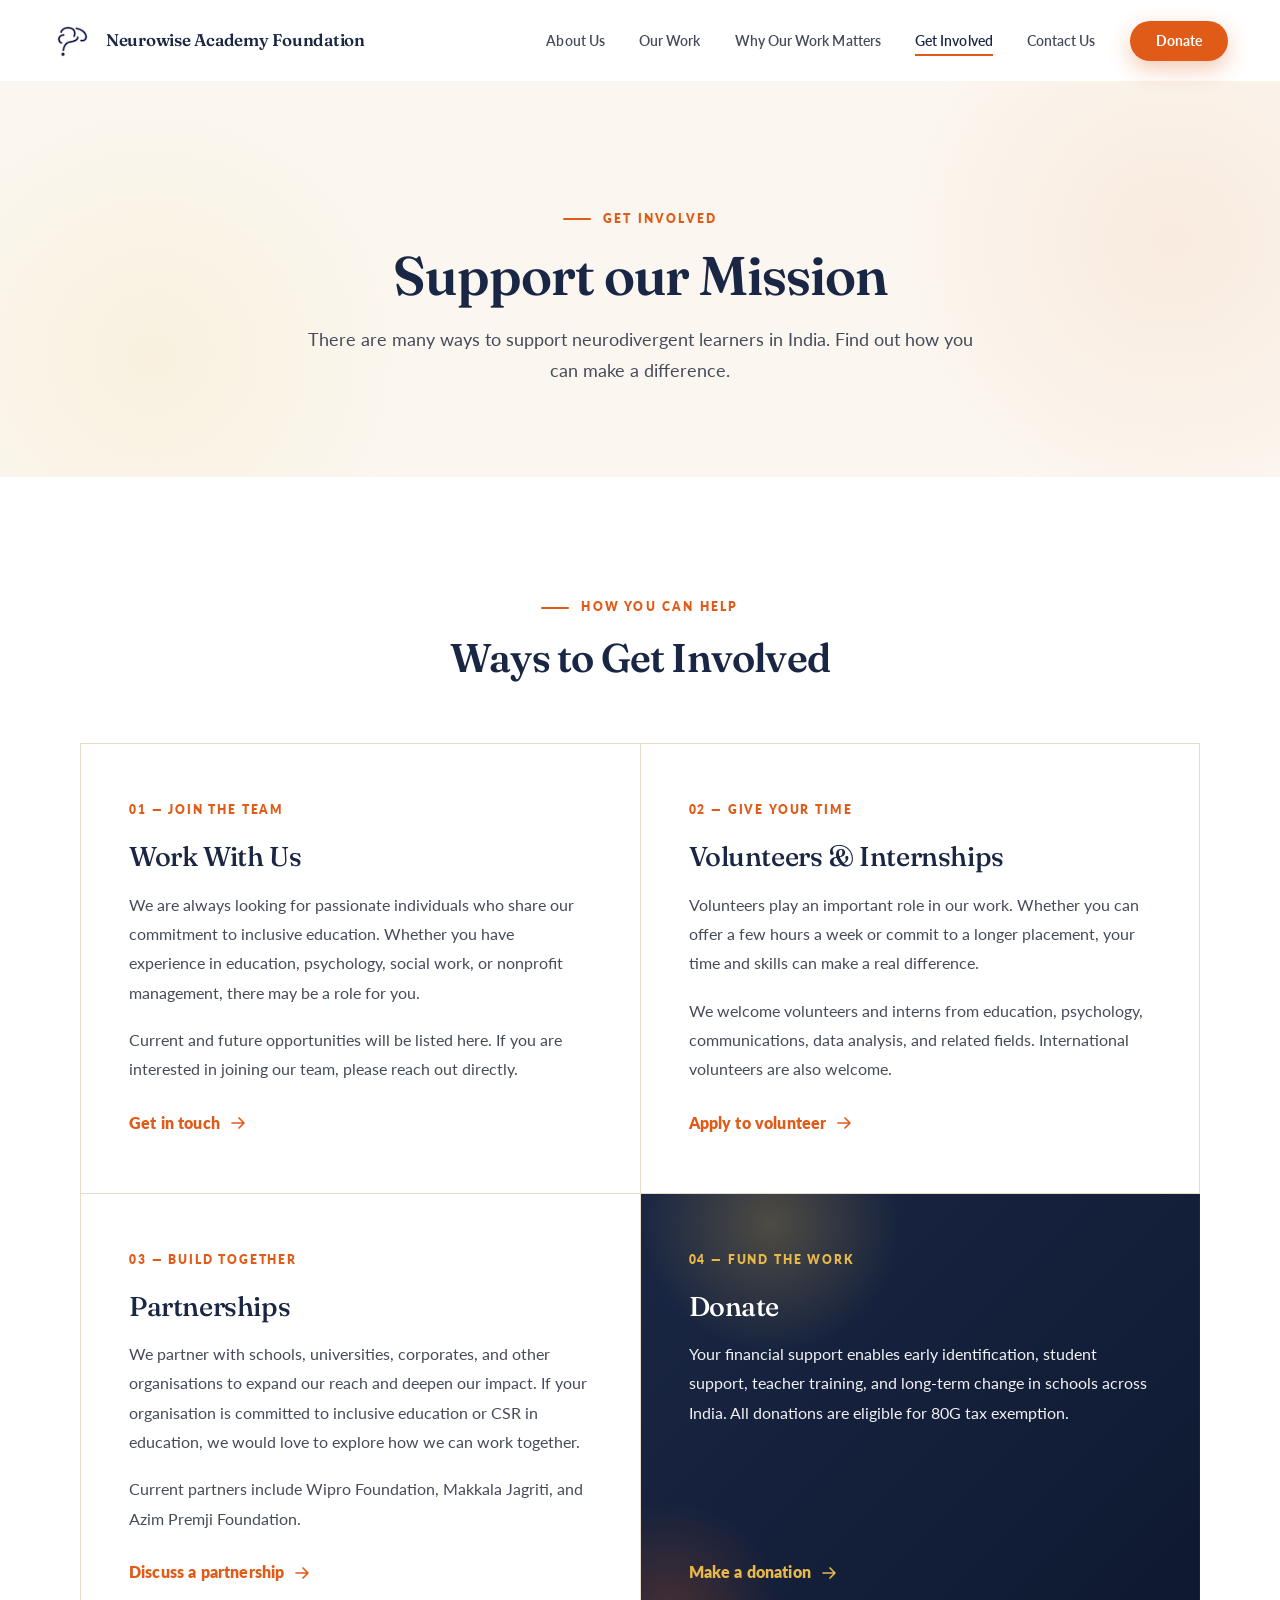
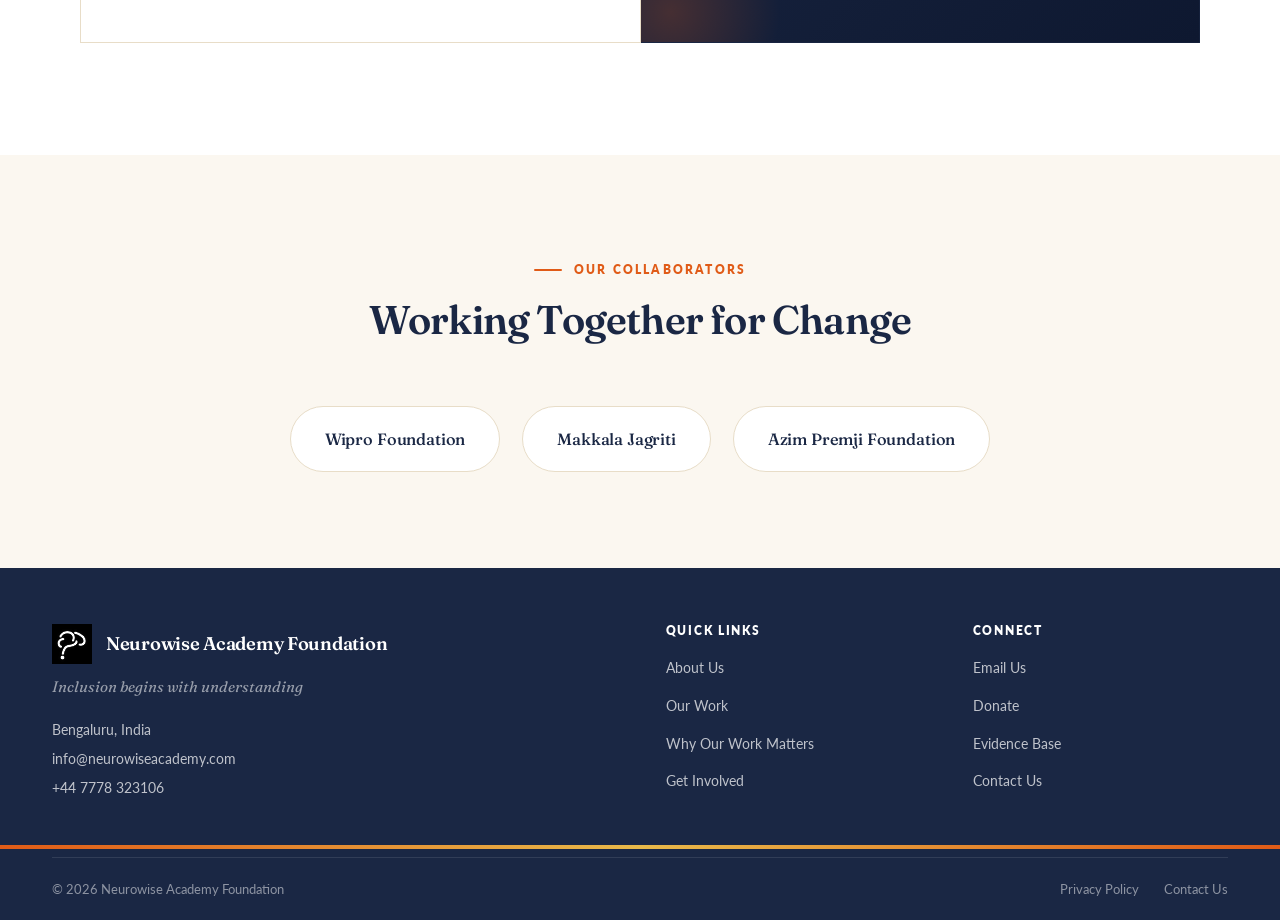
<file: get-involved.html>
<!DOCTYPE html>
<html lang="en">
<head>
  <meta charset="UTF-8">
  <meta name="viewport" content="width=device-width, initial-scale=1.0">
  <title>Get Involved — Neurowise Academy Foundation</title>
  <meta name="description" content="Work with us, volunteer, partner, or donate. Find out how you can support neurodivergent learners in India.">
  <link rel="preconnect" href="https://fonts.googleapis.com">
  <link rel="preconnect" href="https://fonts.gstatic.com" crossorigin>
  <link href="https://fonts.googleapis.com/css2?family=Fraunces:ital,opsz,wght@0,9..144,400;0,9..144,500;0,9..144,600;1,9..144,400;1,9..144,500&family=Lato:ital,wght@0,300;0,400;0,700;0,900;1,400&display=swap" rel="stylesheet">
  <link rel="stylesheet" href="styles.css">
</head>
<body>

  <!-- NAV -->
  <nav class="navbar">
    <div class="container nav-inner">
      <a href="index.html" class="nav-logo">
        <img src="images/blue_logo_logo.png" alt="NWA" class="nav-logo-img">
        Neurowise Academy Foundation
      </a>
      <ul class="nav-links">
        <li><a href="about.html">About Us</a></li>
        <li><a href="our-work.html">Our Work</a></li>
        <li><a href="why-matters.html">Why Our Work Matters</a></li>
        <li><a href="get-involved.html">Get Involved</a></li>
        <li><a href="contact.html">Contact Us</a></li>
        <li><a href="donate.html" class="nav-cta">Donate</a></li>
      </ul>
      <button class="nav-toggle" aria-label="Menu">
        <span></span><span></span><span></span>
      </button>
    </div>
  </nav>

  <div class="mobile-menu">
    <a href="about.html">About Us</a>
    <a href="our-work.html">Our Work</a>
    <a href="why-matters.html">Why Our Work Matters</a>
    <a href="get-involved.html">Get Involved</a>
    <a href="contact.html">Contact Us</a>
    <a href="donate.html" class="nav-cta">Donate</a>
  </div>

  <!-- PAGE HERO -->
  <section class="page-hero">
    <div class="container">
      <span class="section-label" style="justify-content: center;">Get Involved</span>
      <h1>Support our Mission</h1>
      <p>There are many ways to support neurodivergent learners in India. Find out how you can make a difference.</p>
    </div>
  </section>

  <!-- WAYS TO GET INVOLVED -->
  <section class="involve-section">
    <div class="container">
      <div class="section-header reveal">
        <span class="section-label" style="justify-content: center;">How You Can Help</span>
        <h2 class="section-title">Ways to Get Involved</h2>
      </div>
      <div class="involve-grid">

        <div class="involve-card reveal">
          <span class="involve-number">01 — Join the team</span>
          <h3>Work With Us</h3>
          <p>We are always looking for passionate individuals who share our commitment to inclusive education. Whether you have experience in education, psychology, social work, or nonprofit management, there may be a role for you.</p>
          <p>Current and future opportunities will be listed here. If you are interested in joining our team, please reach out directly.</p>
          <a href="contact.html" class="link-arrow">
            Get in touch
            <svg xmlns="http://www.w3.org/2000/svg" fill="none" viewBox="0 0 24 24" stroke-width="2.5" stroke="currentColor"><path stroke-linecap="round" stroke-linejoin="round" d="M13.5 4.5L21 12m0 0l-7.5 7.5M21 12H3"/></svg>
          </a>
        </div>

        <div class="involve-card reveal reveal-d1">
          <span class="involve-number">02 — Give your time</span>
          <h3>Volunteers &amp; Internships</h3>
          <p>Volunteers play an important role in our work. Whether you can offer a few hours a week or commit to a longer placement, your time and skills can make a real difference.</p>
          <p>We welcome volunteers and interns from education, psychology, communications, data analysis, and related fields. International volunteers are also welcome.</p>
          <a href="contact.html" class="link-arrow">
            Apply to volunteer
            <svg xmlns="http://www.w3.org/2000/svg" fill="none" viewBox="0 0 24 24" stroke-width="2.5" stroke="currentColor"><path stroke-linecap="round" stroke-linejoin="round" d="M13.5 4.5L21 12m0 0l-7.5 7.5M21 12H3"/></svg>
          </a>
        </div>

        <div class="involve-card reveal reveal-d2">
          <span class="involve-number">03 — Build together</span>
          <h3>Partnerships</h3>
          <p>We partner with schools, universities, corporates, and other organisations to expand our reach and deepen our impact. If your organisation is committed to inclusive education or CSR in education, we would love to explore how we can work together.</p>
          <p>Current partners include Wipro Foundation, Makkala Jagriti, and Azim Premji Foundation.</p>
          <a href="contact.html" class="link-arrow">
            Discuss a partnership
            <svg xmlns="http://www.w3.org/2000/svg" fill="none" viewBox="0 0 24 24" stroke-width="2.5" stroke="currentColor"><path stroke-linecap="round" stroke-linejoin="round" d="M13.5 4.5L21 12m0 0l-7.5 7.5M21 12H3"/></svg>
          </a>
        </div>

        <div class="involve-card involve-card-highlight reveal reveal-d3">
          <span class="involve-number">04 — Fund the work</span>
          <h3>Donate</h3>
          <p>Your financial support enables early identification, student support, teacher training, and long-term change in schools across India. All donations are eligible for 80G tax exemption.</p>
          <a href="donate.html" class="link-arrow">
            Make a donation
            <svg xmlns="http://www.w3.org/2000/svg" fill="none" viewBox="0 0 24 24" stroke-width="2.5" stroke="currentColor"><path stroke-linecap="round" stroke-linejoin="round" d="M13.5 4.5L21 12m0 0l-7.5 7.5M21 12H3"/></svg>
          </a>
        </div>

      </div>
    </div>
  </section>

  <!-- PARTNERS -->
  <section class="partners">
    <div class="container">
      <div class="section-header reveal">
        <span class="section-label" style="justify-content: center;">Our Collaborators</span>
        <h2 class="section-title">Working Together for Change</h2>
      </div>
      <div class="partner-grid reveal">
        <div class="partner-tag">Wipro Foundation</div>
        <div class="partner-tag">Makkala Jagriti</div>
        <div class="partner-tag">Azim Premji Foundation</div>
      </div>
    </div>
  </section>

  <!-- FOOTER -->
  <footer class="footer" id="footer">
    <div class="container">
      <div class="footer-grid">
        <div>
          <div class="footer-logo-row">
            <img src="images/blue_logo_logo.png" alt="NWA" class="footer-logo-img">
            <h3>Neurowise Academy Foundation</h3>
          </div>
          <p class="footer-tagline">Inclusion begins with understanding</p>
          <div class="footer-contact">
            <p>Bengaluru, India</p>
            <p><a href="mailto:info@neurowiseacademy.com">info@neurowiseacademy.com</a></p>
            <p><a href="tel:+447778323106">+44 7778 323106</a></p>
          </div>
        </div>
        <div>
          <h4 class="footer-heading">Quick Links</h4>
          <ul class="footer-links">
            <li><a href="about.html">About Us</a></li>
            <li><a href="our-work.html">Our Work</a></li>
            <li><a href="why-matters.html">Why Our Work Matters</a></li>
            <li><a href="get-involved.html">Get Involved</a></li>
          </ul>
        </div>
        <div>
          <h4 class="footer-heading">Connect</h4>
          <ul class="footer-links">
            <li><a href="mailto:info@neurowiseacademy.com">Email Us</a></li>
            <li><a href="donate.html">Donate</a></li>
            <li><a href="evidence-base.html">Evidence Base</a></li>
            <li><a href="contact.html">Contact Us</a></li>
          </ul>
        </div>
      </div>
    </div>
    <div class="footer-band"></div>
    <div class="container">
      <div class="footer-bottom">
        <span>&copy; 2026 Neurowise Academy Foundation</span>
        <div class="footer-legal">
          <a href="#">Privacy Policy</a>
          <a href="contact.html">Contact Us</a>
        </div>
      </div>
    </div>
  </footer>

  <script src="script.js"></script>
</body>
</html>
</file>
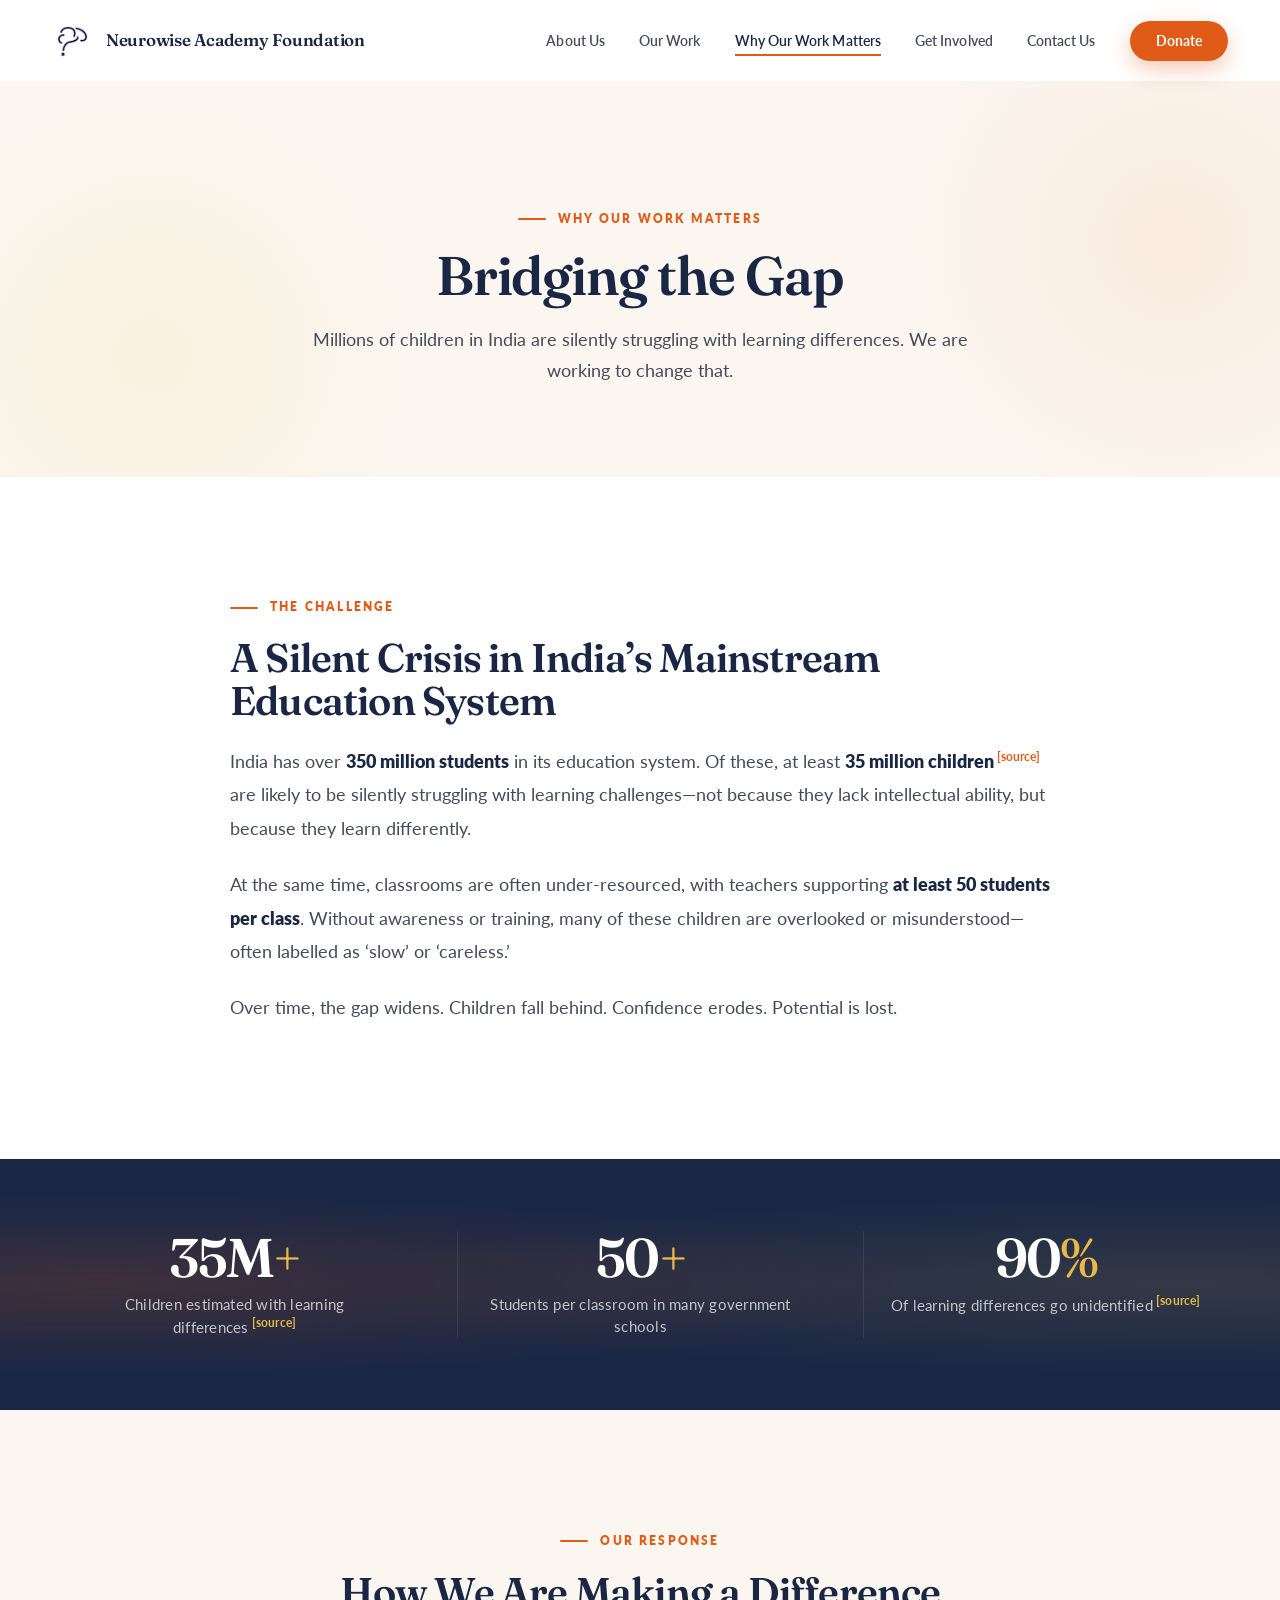
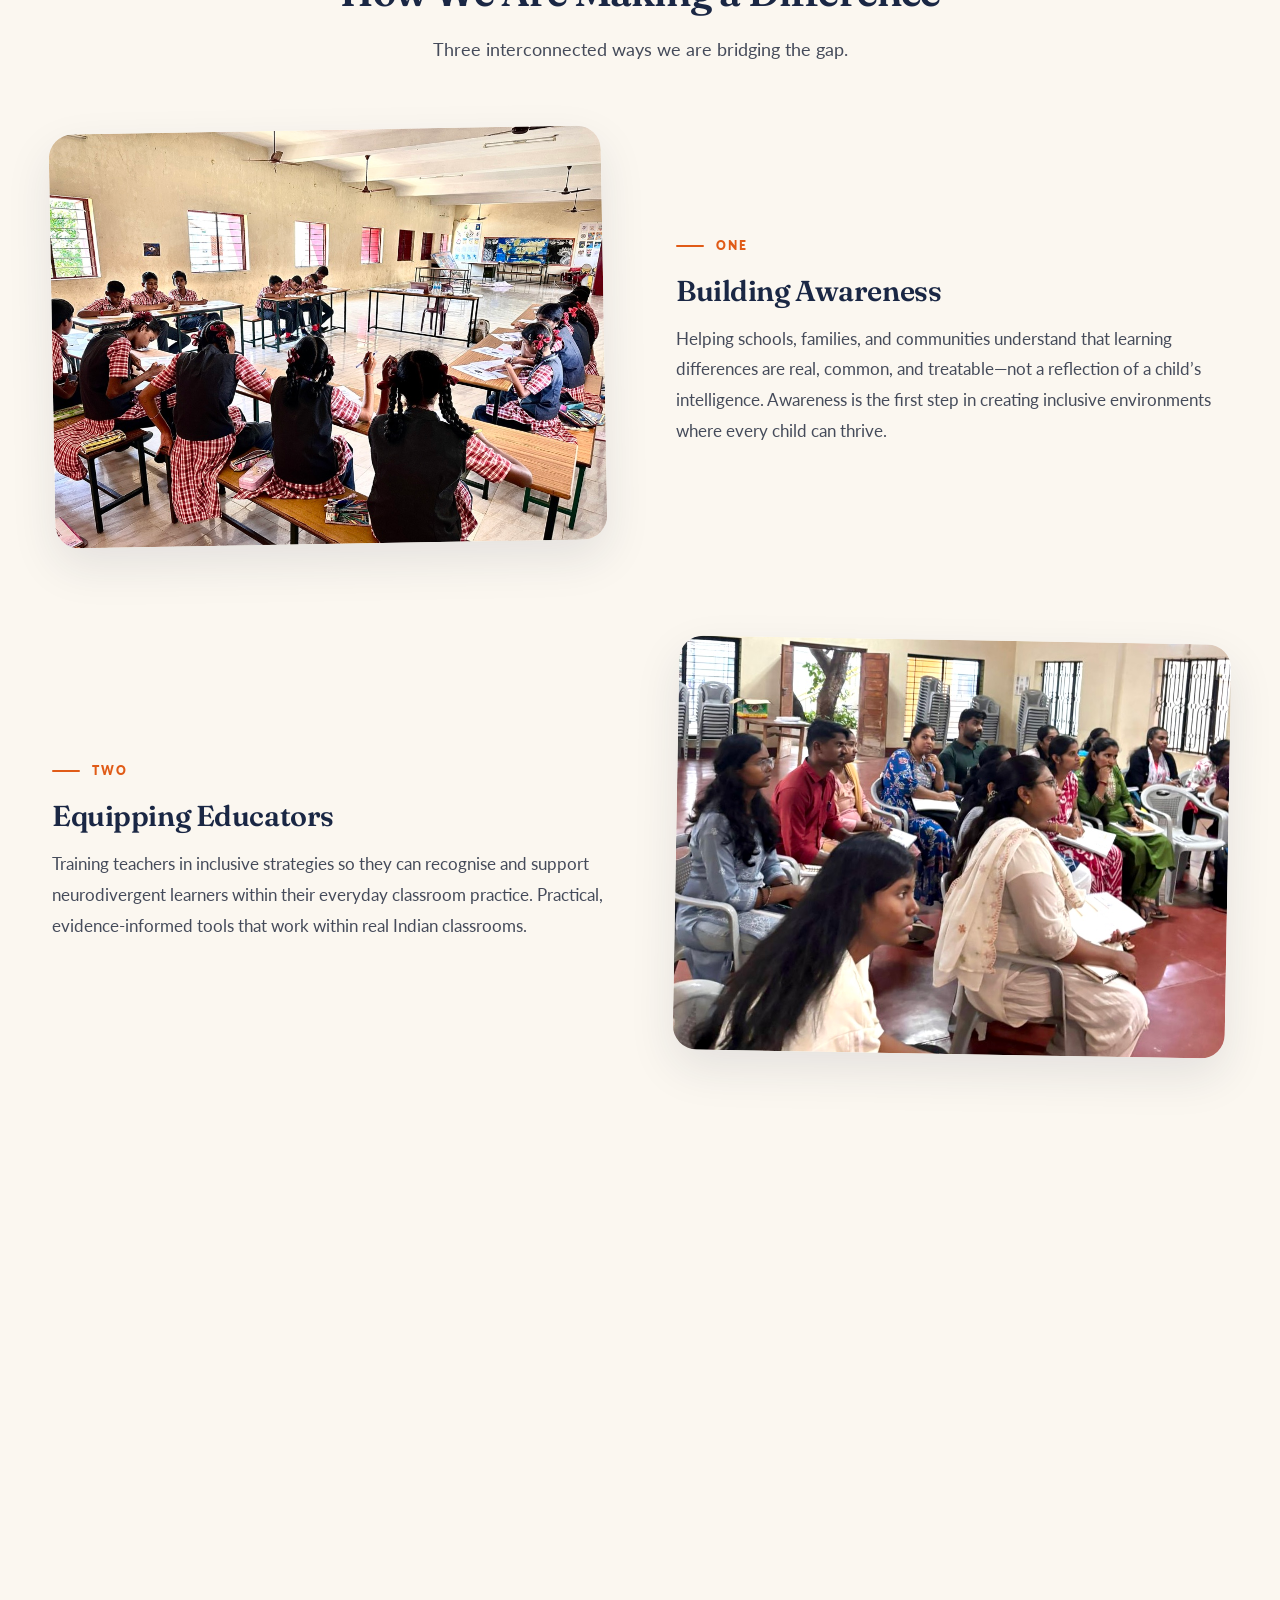
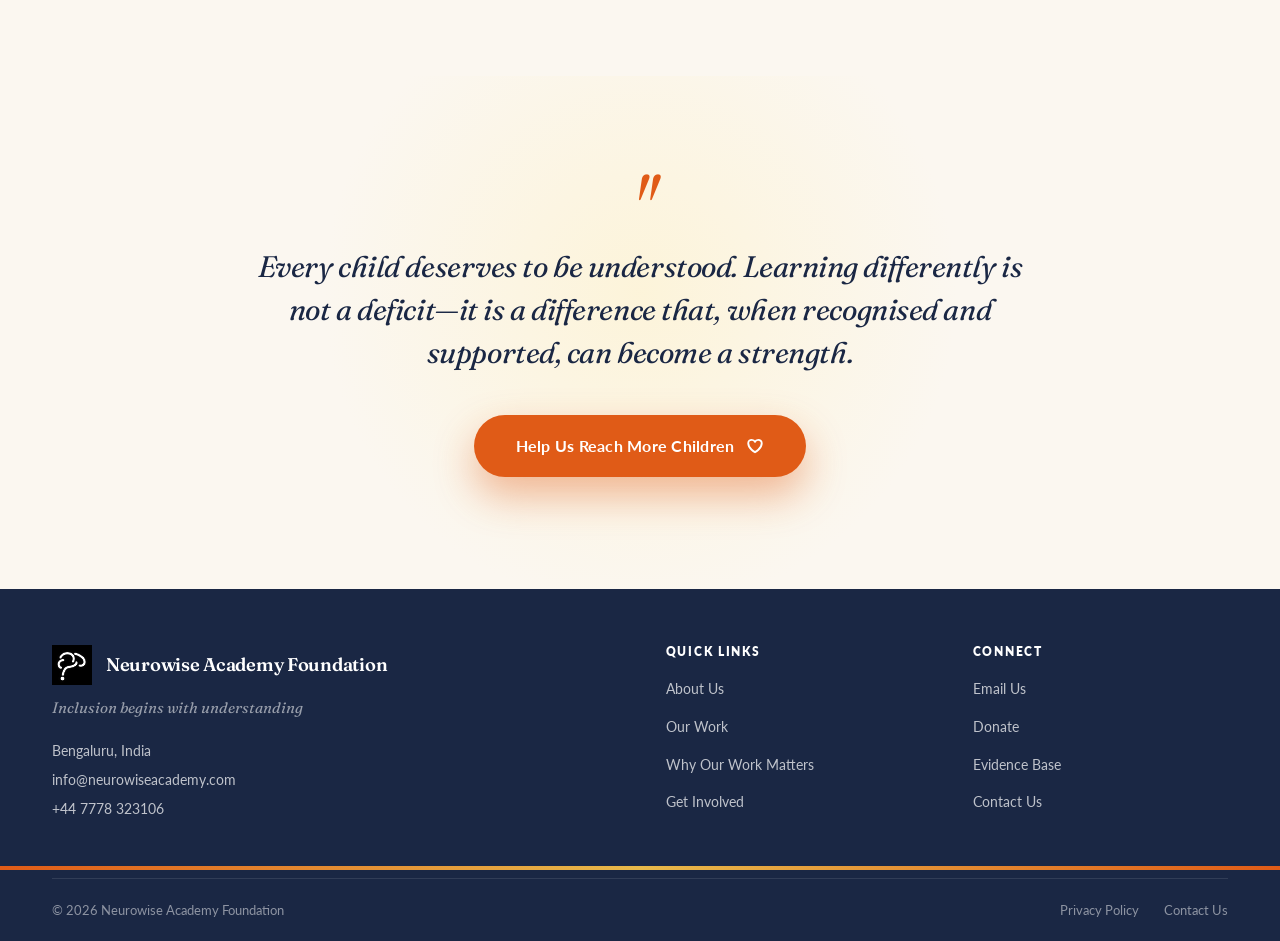
<file: why-matters.html>
<!DOCTYPE html>
<html lang="en">
<head>
  <meta charset="UTF-8">
  <meta name="viewport" content="width=device-width, initial-scale=1.0">
  <title>Why Our Work Matters — Neurowise Academy Foundation</title>
  <meta name="description" content="Understanding the gap in neurodivergent education in India. Why early identification and inclusive teaching practices matter.">
  <link rel="preconnect" href="https://fonts.googleapis.com">
  <link rel="preconnect" href="https://fonts.gstatic.com" crossorigin>
  <link href="https://fonts.googleapis.com/css2?family=Fraunces:ital,opsz,wght@0,9..144,400;0,9..144,500;0,9..144,600;1,9..144,400;1,9..144,500&family=Lato:ital,wght@0,300;0,400;0,700;0,900;1,400&display=swap" rel="stylesheet">
  <link rel="stylesheet" href="styles.css">
</head>
<body>

  <!-- NAV -->
  <nav class="navbar">
    <div class="container nav-inner">
      <a href="index.html" class="nav-logo">
        <img src="images/blue_logo_logo.png" alt="NWA" class="nav-logo-img">
        Neurowise Academy Foundation
      </a>
      <ul class="nav-links">
        <li><a href="about.html">About Us</a></li>
        <li><a href="our-work.html">Our Work</a></li>
        <li><a href="why-matters.html">Why Our Work Matters</a></li>
        <li><a href="get-involved.html">Get Involved</a></li>
        <li><a href="contact.html">Contact Us</a></li>
        <li><a href="donate.html" class="nav-cta">Donate</a></li>
      </ul>
      <button class="nav-toggle" aria-label="Menu">
        <span></span><span></span><span></span>
      </button>
    </div>
  </nav>

  <div class="mobile-menu">
    <a href="about.html">About Us</a>
    <a href="our-work.html">Our Work</a>
    <a href="why-matters.html">Why Our Work Matters</a>
    <a href="get-involved.html">Get Involved</a>
    <a href="contact.html">Contact Us</a>
    <a href="donate.html" class="nav-cta">Donate</a>
  </div>

  <!-- PAGE HERO -->
  <section class="page-hero">
    <div class="container">
      <span class="section-label" style="justify-content: center;">Why Our Work Matters</span>
      <h1>Bridging the Gap</h1>
      <p>Millions of children in India are silently struggling with learning differences. We are working to change that.</p>
    </div>
  </section>

  <!-- THE CHALLENGE -->
  <section class="content-section">
    <div class="container">
      <div class="content-narrow reveal">
        <span class="section-label">The Challenge</span>
        <h2 class="section-title">A Silent Crisis in India&rsquo;s Mainstream Education System</h2>
        <p>India has over <strong>350 million students</strong> in its education system. Of these, at least <strong>35 million children</strong><a href="evidence-base.html" class="evidence-link">[source]</a> are likely to be silently struggling with learning challenges&mdash;not because they lack intellectual ability, but because they learn differently.</p>
        <p>At the same time, classrooms are often under-resourced, with teachers supporting <strong>at least 50 students per class</strong>. Without awareness or training, many of these children are overlooked or misunderstood&mdash;often labelled as &lsquo;slow&rsquo; or &lsquo;careless.&rsquo;</p>
        <p>Over time, the gap widens. Children fall behind. Confidence erodes. Potential is lost.</p>
      </div>
    </div>
  </section>

  <!-- STATS BAND -->
  <section class="impact">
    <div class="container">
      <div class="impact-grid">
        <div class="reveal">
          <div class="impact-number">35M<span class="suffix">+</span></div>
          <div class="impact-label">Children estimated with learning differences<a href="evidence-base.html" class="evidence-link" style="color: var(--gold);">[source]</a></div>
        </div>
        <div class="reveal reveal-d1">
          <div class="impact-number">50<span class="suffix">+</span></div>
          <div class="impact-label">Students per classroom in many government schools</div>
        </div>
        <div class="reveal reveal-d2">
          <div class="impact-number">90<span class="suffix">%</span></div>
          <div class="impact-label">Of learning differences go unidentified<a href="evidence-base.html" class="evidence-link" style="color: var(--gold);">[source]</a></div>
        </div>
      </div>
    </div>
  </section>

  <!-- OUR RESPONSE - 3 image+text blocks -->
  <section class="content-section" style="background: var(--bg-warm);">
    <div class="container">
      <div class="section-header reveal">
        <span class="section-label" style="justify-content: center;">Our Response</span>
        <h2 class="section-title">How We Are Making a Difference</h2>
        <p class="section-subtitle">Three interconnected ways we are bridging the gap.</p>
      </div>
      <div class="response-stack">

        <div class="response-block reveal">
          <div class="response-img">
            <img src="images/building-awareness.jpg" alt="Building awareness">
          </div>
          <div class="response-text">
            <span class="section-label">One</span>
            <h3>Building Awareness</h3>
            <p>Helping schools, families, and communities understand that learning differences are real, common, and treatable&mdash;not a reflection of a child&rsquo;s intelligence. Awareness is the first step in creating inclusive environments where every child can thrive.</p>
          </div>
        </div>

        <div class="response-block reverse reveal">
          <div class="response-img">
            <img src="images/equipping-educators.jpg" alt="Equipping educators">
          </div>
          <div class="response-text">
            <span class="section-label">Two</span>
            <h3>Equipping Educators</h3>
            <p>Training teachers in inclusive strategies so they can recognise and support neurodivergent learners within their everyday classroom practice. Practical, evidence-informed tools that work within real Indian classrooms.</p>
          </div>
        </div>

        <div class="response-block reveal">
          <div class="response-img">
            <img src="images/supporting-children.jpg" alt="Supporting children">
          </div>
          <div class="response-text">
            <span class="section-label">Three</span>
            <h3>Supporting Children</h3>
            <p>Working directly with students through screening, assessment, and tailored interventions&mdash;ensuring every child gets the support they need to thrive, regardless of their learning profile.</p>
          </div>
        </div>

      </div>
    </div>
  </section>

  <!-- BELIEF -->
  <section class="belief-section">
    <div class="container reveal">
      <blockquote class="belief-quote">
        Every child deserves to be understood. Learning differently is not a deficit&mdash;it is a difference that, when recognised and supported, can become a strength.
      </blockquote>
      <a href="donate.html" class="btn-donate">
        Help Us Reach More Children
        <svg xmlns="http://www.w3.org/2000/svg" fill="none" viewBox="0 0 24 24" stroke-width="2.5" stroke="currentColor" width="18" height="18"><path stroke-linecap="round" stroke-linejoin="round" d="M21 8.25c0-2.485-2.099-4.5-4.688-4.5-1.935 0-3.597 1.126-4.312 2.733-.715-1.607-2.377-2.733-4.313-2.733C5.1 3.75 3 5.765 3 8.25c0 7.22 9 12 9 12s9-4.78 9-12z"/></svg>
      </a>
    </div>
  </section>

  <!-- FOOTER -->
  <footer class="footer" id="footer">
    <div class="container">
      <div class="footer-grid">
        <div>
          <div class="footer-logo-row">
            <img src="images/blue_logo_logo.png" alt="NWA" class="footer-logo-img">
            <h3>Neurowise Academy Foundation</h3>
          </div>
          <p class="footer-tagline">Inclusion begins with understanding</p>
          <div class="footer-contact">
            <p>Bengaluru, India</p>
            <p><a href="mailto:info@neurowiseacademy.com">info@neurowiseacademy.com</a></p>
            <p><a href="tel:+447778323106">+44 7778 323106</a></p>
          </div>
        </div>
        <div>
          <h4 class="footer-heading">Quick Links</h4>
          <ul class="footer-links">
            <li><a href="about.html">About Us</a></li>
            <li><a href="our-work.html">Our Work</a></li>
            <li><a href="why-matters.html">Why Our Work Matters</a></li>
            <li><a href="get-involved.html">Get Involved</a></li>
          </ul>
        </div>
        <div>
          <h4 class="footer-heading">Connect</h4>
          <ul class="footer-links">
            <li><a href="mailto:info@neurowiseacademy.com">Email Us</a></li>
            <li><a href="donate.html">Donate</a></li>
            <li><a href="evidence-base.html">Evidence Base</a></li>
            <li><a href="contact.html">Contact Us</a></li>
          </ul>
        </div>
      </div>
    </div>
    <div class="footer-band"></div>
    <div class="container">
      <div class="footer-bottom">
        <span>&copy; 2026 Neurowise Academy Foundation</span>
        <div class="footer-legal">
          <a href="#">Privacy Policy</a>
          <a href="contact.html">Contact Us</a>
        </div>
      </div>
    </div>
  </footer>

  <script src="script.js"></script>
</body>
</html>
</file>
<file: styles.css>
/* =========================================================
   NEUROWISE ACADEMY FOUNDATION
   Premium NGO redesign — editorial, layered, warm
   ========================================================= */

*, *::before, *::after { margin: 0; padding: 0; box-sizing: border-box; }

:root {
  --navy: #1a2744;
  --navy-deep: #0e1830;
  --navy-soft: #2b3a5c;
  --orange: #e05b17;
  --orange-hover: #c94d0d;
  --orange-soft: #fce8d9;
  --gold: #e8b94a;
  --gold-soft: #fdf3d4;

  --text: #1f2431;
  --text-mid: #454b5a;
  --text-light: #6e7484;

  --bg: #ffffff;
  --bg-warm: #fbf7f0;
  --bg-cream: #f5ecdc;
  --bg-tint: #efe7d6;
  --border: #e8ddc8;
  --border-soft: #f1e9d8;

  --shadow-xs: 0 2px 6px rgba(26,39,68,0.04);
  --shadow-sm: 0 6px 22px rgba(26,39,68,0.07);
  --shadow-md: 0 18px 46px rgba(26,39,68,0.10);
  --shadow-lg: 0 28px 72px rgba(26,39,68,0.15);

  --radius-xs: 6px;
  --radius-sm: 10px;
  --radius: 16px;
  --radius-lg: 24px;
  --radius-xl: 36px;

  --ease: cubic-bezier(0.4, 0, 0.2, 1);
  --ease-out: cubic-bezier(0.16, 1, 0.3, 1);

  --serif: 'Fraunces', 'Source Serif 4', Georgia, serif;
  --sans: 'Lato', -apple-system, BlinkMacSystemFont, sans-serif;
}

html { scroll-behavior: smooth; font-size: 16px; }

body {
  font-family: var(--sans);
  color: var(--text);
  background: var(--bg);
  line-height: 1.72;
  overflow-x: hidden;
  -webkit-font-smoothing: antialiased;
  -moz-osx-font-smoothing: grayscale;
}

img { max-width: 100%; height: auto; display: block; }
a { color: inherit; text-decoration: none; }
strong { font-weight: 800; color: var(--navy); }

h1, h2, h3, h4, h5 {
  font-family: var(--serif);
  line-height: 1.08;
  font-weight: 600;
  color: var(--navy);
  letter-spacing: -0.02em;
}

h1 { font-size: clamp(2.1rem, 4.6vw, 3.4rem); font-weight: 600; }
h2 { font-size: clamp(1.7rem, 3.4vw, 2.5rem); font-weight: 600; }
h3 { font-size: 1.35rem; font-weight: 600; letter-spacing: -0.015em; }
h4 { font-size: 1.08rem; letter-spacing: -0.01em; }

p { font-family: var(--sans); }

.container {
  max-width: 1240px;
  margin: 0 auto;
  padding: 0 32px;
}
.container-narrow { max-width: 860px; margin: 0 auto; padding: 0 32px; }

/* =========================================================
   SCROLL REVEAL
   ========================================================= */
.reveal {
  opacity: 0;
  transform: translateY(36px);
  transition: opacity 0.9s var(--ease-out), transform 0.9s var(--ease-out);
}
.reveal.visible { opacity: 1; transform: none; }
.reveal-d1 { transition-delay: 0.08s; }
.reveal-d2 { transition-delay: 0.16s; }
.reveal-d3 { transition-delay: 0.24s; }
.reveal-d4 { transition-delay: 0.32s; }
.reveal-delay-1 { transition-delay: 0.08s; }
.reveal-delay-2 { transition-delay: 0.16s; }
.reveal-delay-3 { transition-delay: 0.24s; }

/* =========================================================
   NAVBAR
   ========================================================= */
.navbar {
  position: fixed;
  top: 0; left: 0; right: 0;
  z-index: 1000;
  background: rgba(255,255,255,0.96);
  backdrop-filter: saturate(1.2) blur(14px);
  -webkit-backdrop-filter: saturate(1.2) blur(14px);
  border-bottom: 1px solid transparent;
  transition: border-color 0.3s var(--ease), box-shadow 0.3s var(--ease);
}
.navbar.scrolled {
  border-bottom-color: var(--border);
  box-shadow: 0 1px 20px rgba(26,39,68,0.04);
}

.nav-inner {
  display: flex;
  align-items: center;
  justify-content: space-between;
  height: 80px;
}

.nav-logo {
  display: flex;
  align-items: center;
  gap: 12px;
  font-family: var(--serif);
  font-size: 1.06rem;
  font-weight: 600;
  color: var(--navy);
  letter-spacing: -0.015em;
  white-space: nowrap;
}
.nav-logo-img { height: 42px; width: auto; }

.nav-links {
  display: flex;
  align-items: center;
  gap: 34px;
  list-style: none;
}
.nav-links a {
  font-size: 0.88rem;
  font-weight: 600;
  color: var(--text-mid);
  letter-spacing: 0.005em;
  position: relative;
  transition: color 0.25s var(--ease);
}
.nav-links a::after {
  content: '';
  position: absolute;
  bottom: -7px; left: 0;
  width: 0; height: 2px;
  background: var(--orange);
  transition: width 0.3s var(--ease);
}
.nav-links a:hover { color: var(--navy); }
.nav-links a:hover::after { width: 100%; }
.nav-links a.active { color: var(--navy); }
.nav-links a.active::after { width: 100%; background: var(--orange); }
.nav-links a.active.nav-cta::after { display: none !important; }

.mobile-menu a.active { color: var(--orange); }

.nav-cta {
  background: var(--orange) !important;
  color: #fff !important;
  padding: 12px 26px;
  border-radius: 999px;
  font-weight: 700 !important;
  font-size: 0.85rem !important;
  letter-spacing: 0.02em;
  box-shadow: 0 8px 22px rgba(224,91,23,0.32);
  transition: background 0.25s var(--ease), transform 0.25s var(--ease), box-shadow 0.25s var(--ease) !important;
}
.nav-cta:hover {
  background: var(--orange-hover) !important;
  transform: translateY(-2px);
  box-shadow: 0 12px 28px rgba(224,91,23,0.42);
}
.nav-cta::after { display: none !important; }

.nav-toggle {
  display: none;
  background: none; border: none;
  cursor: pointer; padding: 8px;
  flex-direction: column; gap: 5px;
}
.nav-toggle span {
  display: block; width: 24px; height: 2px;
  background: var(--navy); border-radius: 2px;
  transition: transform 0.3s var(--ease), opacity 0.3s var(--ease);
}
.nav-toggle.active span:nth-child(1) { transform: rotate(45deg) translate(5px,5px); }
.nav-toggle.active span:nth-child(2) { opacity: 0; }
.nav-toggle.active span:nth-child(3) { transform: rotate(-45deg) translate(5px,-5px); }

.mobile-menu {
  display: none;
  position: fixed; inset: 0; top: 80px;
  background: #fff;
  z-index: 999;
  flex-direction: column;
  align-items: center;
  justify-content: center;
  gap: 30px;
  opacity: 0; pointer-events: none;
  transition: opacity 0.3s ease;
}
.mobile-menu.open { opacity: 1; pointer-events: all; }
.mobile-menu a {
  font-family: var(--serif);
  font-size: 1.35rem; font-weight: 600; color: var(--navy);
}
.mobile-menu a:hover { color: var(--orange); }
.mobile-menu .nav-cta {
  font-family: var(--sans);
  margin-top: 8px; padding: 13px 34px;
  font-size: 1rem !important;
  display: inline-block;
  border-radius: 999px;
}

/* =========================================================
   HERO CAROUSEL — fixed, editorial
   ========================================================= */
.hero {
  position: relative;
  height: 94vh;
  min-height: 620px;
  max-height: 920px;
  overflow: hidden;
  margin-top: 80px;
  background: var(--navy);
}

.hero-slide {
  position: absolute; inset: 0;
  opacity: 0;
  visibility: hidden;
  transition: opacity 0.8s var(--ease-out), visibility 0s linear 0.8s;
  z-index: 1;
}
.hero-slide.active {
  opacity: 1;
  visibility: visible;
  transition: opacity 0.8s var(--ease-out), visibility 0s linear 0s;
  z-index: 2;
}

.hero-slide-bg {
  position: absolute; inset: 0;
  overflow: hidden;
}
.hero-slide-bg img {
  width: 100%; height: 100%;
  object-fit: cover;
  transform: scale(1.08);
  transition: transform 9s ease-out;
}
.hero-slide.active .hero-slide-bg img {
  transform: scale(1);
}

.hero-overlay {
  position: absolute; inset: 0;
  background: linear-gradient(
    90deg,
    rgba(10,16,32,0.88) 0%,
    rgba(10,16,32,0.72) 28%,
    rgba(10,16,32,0.38) 56%,
    rgba(10,16,32,0.10) 82%,
    rgba(10,16,32,0.02) 100%
  );
}
.hero-overlay-bottom {
  position: absolute; inset: 0;
  background: linear-gradient(
    180deg,
    rgba(10,16,32,0) 45%,
    rgba(10,16,32,0.45) 100%
  );
  pointer-events: none;
}

.hero-content {
  position: absolute;
  left: 0; right: 0; bottom: 0;
  padding: 0 0 92px;
  z-index: 5;
}
.hero-content .container {
  display: flex;
  flex-direction: column;
  align-items: flex-start;
  max-width: 1240px;
}

/* Content elements: hidden by default, animate in only when slide is active */
.hero-eyebrow,
.hero-title,
.hero-sub,
.hero-cta {
  opacity: 0;
  transform: translateY(22px);
  transition: none;
}
.hero-slide.active .hero-eyebrow,
.hero-slide.active .hero-title,
.hero-slide.active .hero-sub,
.hero-slide.active .hero-cta {
  opacity: 1;
  transform: translateY(0);
  transition: opacity 0.55s var(--ease-out), transform 0.55s var(--ease-out);
}
.hero-slide.active .hero-eyebrow { transition-delay: 0.15s; }
.hero-slide.active .hero-title   { transition-delay: 0.25s; }
.hero-slide.active .hero-sub     { transition-delay: 0.40s; }
.hero-slide.active .hero-cta     { transition-delay: 0.55s; }

.hero-eyebrow {
  display: inline-flex;
  align-items: center;
  gap: 14px;
  color: var(--gold);
  font-size: 0.78rem;
  font-weight: 800;
  letter-spacing: 0.22em;
  text-transform: uppercase;
  margin-bottom: 22px;
}
.hero-eyebrow::before {
  content: '';
  width: 40px; height: 2px;
  background: var(--gold);
}

.hero-title {
  font-family: var(--serif);
  color: #fff;
  font-size: clamp(2.4rem, 5.4vw, 4.5rem);
  font-weight: 500;
  line-height: 1.02;
  letter-spacing: -0.025em;
  max-width: 760px;
  margin-bottom: 22px;
}
.hero-title em {
  font-style: italic;
  font-weight: 500;
  color: var(--gold);
}

.hero-sub {
  color: rgba(255,255,255,0.92);
  font-size: clamp(1.02rem, 1.45vw, 1.2rem);
  line-height: 1.55;
  max-width: 540px;
  margin-bottom: 38px;
  font-weight: 300;
  letter-spacing: 0.005em;
}

.hero-cta {
  display: inline-flex; align-items: center; gap: 12px;
  background: var(--orange); color: #fff;
  padding: 17px 38px;
  border-radius: 999px;
  font-weight: 700;
  font-size: 0.98rem;
  letter-spacing: 0.015em;
  box-shadow: 0 18px 42px rgba(224,91,23,0.42);
}
.hero-cta:hover {
  background: var(--orange-hover);
  transform: translateY(-3px) !important;
  box-shadow: 0 22px 50px rgba(224,91,23,0.55);
}
.hero-cta svg { width: 18px; height: 18px; transition: transform 0.25s var(--ease); }
.hero-cta:hover svg { transform: translateX(4px); }

/* Dots */
.hero-dots {
  position: absolute;
  right: 40px; bottom: 48px;
  display: flex; flex-direction: column; gap: 14px;
  z-index: 10;
}
.hero-dot {
  width: 40px; height: 2px;
  background: rgba(255,255,255,0.28);
  border: none;
  cursor: pointer;
  transition: background 0.3s var(--ease);
  position: relative;
  overflow: hidden;
  padding: 0;
}
.hero-dot:hover { background: rgba(255,255,255,0.48); }
.hero-dot.active { background: rgba(255,255,255,0.2); }
.hero-dot.active::after {
  content: '';
  position: absolute;
  left: 0; top: 0; bottom: 0;
  background: var(--gold);
  width: 100%;
  transform: translateX(-100%);
  animation: hero-progress 3s linear forwards;
}
@keyframes hero-progress {
  from { transform: translateX(-100%); }
  to { transform: translateX(0); }
}

/* Scroll hint */
.hero-scroll {
  position: absolute;
  left: 40px; bottom: 40px;
  color: rgba(255,255,255,0.5);
  font-size: 0.7rem;
  font-weight: 700;
  letter-spacing: 0.2em;
  text-transform: uppercase;
  writing-mode: vertical-rl;
  display: flex; align-items: center; gap: 12px;
  z-index: 10;
}
.hero-scroll::after {
  content: '';
  width: 1px; height: 48px;
  background: rgba(255,255,255,0.3);
  animation: scroll-line 2s ease-in-out infinite;
}
@keyframes scroll-line {
  0%, 100% { transform: scaleY(1); transform-origin: top; }
  50% { transform: scaleY(0.3); transform-origin: top; }
}

/* Floating leaf */
.hero-leaf {
  position: absolute;
  top: 18%; right: 12%;
  width: 140px; height: 140px;
  opacity: 0;
  pointer-events: none;
  transition: opacity 1.5s var(--ease);
  z-index: 3;
}
.hero-slide.active .hero-leaf {
  opacity: 0.35;
  animation: leaf-float 10s ease-in-out infinite;
}
@keyframes leaf-float {
  0%, 100% { transform: translate(0, 0) rotate(-10deg); }
  50% { transform: translate(-24px, 34px) rotate(8deg); }
}

/* =========================================================
   PAGE HERO (non-carousel pages)
   ========================================================= */
.page-hero {
  margin-top: 80px;
  padding: 120px 0 90px;
  background: var(--bg-warm);
  text-align: center;
  position: relative;
  overflow: hidden;
}
.page-hero::before {
  content: '';
  position: absolute;
  top: -35%; right: -15%;
  width: 600px; height: 600px;
  border-radius: 50%;
  background: radial-gradient(circle, rgba(224,91,23,0.08) 0%, transparent 70%);
  pointer-events: none;
}
.page-hero::after {
  content: '';
  position: absolute;
  bottom: -40%; left: -10%;
  width: 560px; height: 560px;
  border-radius: 50%;
  background: radial-gradient(circle, rgba(232,185,74,0.10) 0%, transparent 70%);
  pointer-events: none;
}
.page-hero .container { position: relative; z-index: 2; }
.page-hero h1 { margin-bottom: 18px; }
.page-hero p {
  max-width: 680px;
  margin: 0 auto;
  color: var(--text-mid);
  font-size: 1.15rem;
  line-height: 1.7;
}

/* =========================================================
   SECTION BASICS
   ========================================================= */
section { padding: 112px 0; position: relative; }

.eyebrow {
  display: inline-flex;
  align-items: center;
  gap: 12px;
  font-family: var(--sans);
  font-size: 0.76rem;
  font-weight: 800;
  letter-spacing: 0.2em;
  text-transform: uppercase;
  color: var(--orange);
  margin-bottom: 18px;
}
.eyebrow::before {
  content: '';
  width: 28px; height: 2px;
  background: var(--orange);
  border-radius: 2px;
}

.section-label {
  display: inline-flex;
  align-items: center;
  gap: 12px;
  font-family: var(--sans);
  font-size: 0.76rem;
  font-weight: 800;
  letter-spacing: 0.18em;
  text-transform: uppercase;
  color: var(--orange);
  margin-bottom: 18px;
}
.section-label::before {
  content: '';
  width: 28px; height: 2px;
  background: var(--orange);
  border-radius: 2px;
}

.section-title { margin-bottom: 22px; }
.section-subtitle {
  color: var(--text-mid);
  font-size: 1.1rem;
  line-height: 1.75;
  max-width: 680px;
  font-weight: 400;
}
.section-header {
  text-align: center;
  margin-bottom: 64px;
}
.section-header .section-label,
.section-header .eyebrow { justify-content: center; }
.section-header .section-subtitle { margin: 0 auto; }

/* =========================================================
   INTRO (Who We Are)
   ========================================================= */
.who-we-are { background: var(--bg); position: relative; overflow: hidden; }
.who-we-are::before {
  content: '';
  position: absolute;
  top: 8%; left: -180px;
  width: 340px; height: 340px;
  background: radial-gradient(circle, var(--orange-soft) 0%, transparent 70%);
  opacity: 0.55;
  border-radius: 50%;
  pointer-events: none;
}
.who-we-are::after {
  content: '';
  position: absolute;
  bottom: 10%; right: -160px;
  width: 300px; height: 300px;
  background: radial-gradient(circle, var(--gold-soft) 0%, transparent 70%);
  opacity: 0.7;
  border-radius: 50%;
  pointer-events: none;
}
.who-we-are .container { max-width: 860px; text-align: center; position: relative; z-index: 2; }

.who-line {
  width: 56px; height: 3px;
  background: var(--orange);
  border-radius: 2px;
  margin: 0 auto 36px;
}

.who-text {
  color: var(--text-mid);
  font-size: 1.12rem;
  line-height: 1.85;
  margin-bottom: 18px;
}
.who-text strong {
  color: var(--navy);
  font-weight: 800;
}
.who-goal {
  margin-top: 52px;
  padding: 44px 40px;
  background: linear-gradient(135deg, var(--bg-cream) 0%, var(--bg-warm) 100%);
  border-radius: var(--radius-xl);
  border: 1px solid var(--border-soft);
  position: relative;
  box-shadow: 0 30px 60px rgba(26,39,68,0.04);
}
.who-goal::before {
  content: '';
  position: absolute;
  top: -12px; left: 50%;
  transform: translateX(-50%);
  width: 56px; height: 4px;
  background: var(--orange);
  border-radius: 2px;
}
.who-goal-label {
  display: inline-block;
  font-family: var(--sans);
  font-size: 0.78rem;
  font-weight: 800;
  letter-spacing: 0.22em;
  text-transform: uppercase;
  color: var(--orange);
  margin-bottom: 14px;
}
.who-goal p {
  font-family: var(--serif);
  font-size: clamp(1.3rem, 2.4vw, 1.65rem);
  font-weight: 500;
  color: var(--navy);
  line-height: 1.4;
  letter-spacing: -0.015em;
  font-style: italic;
}

.evidence-link {
  font-size: 0.72rem;
  vertical-align: super;
  color: var(--orange);
  font-weight: 700;
  margin-left: 3px;
  transition: color 0.2s var(--ease);
}
.evidence-link:hover { color: var(--orange-hover); text-decoration: underline; }

/* =========================================================
   IMPACT METRICS
   ========================================================= */
.impact {
  background: var(--navy);
  padding: 72px 0;
  position: relative;
  overflow: hidden;
}
.impact::before {
  content: '';
  position: absolute; inset: 0;
  background:
    radial-gradient(ellipse at 8% 50%, rgba(224,91,23,0.18) 0%, transparent 50%),
    radial-gradient(ellipse at 92% 50%, rgba(232,185,74,0.12) 0%, transparent 50%);
  pointer-events: none;
}
.impact-grid {
  display: grid;
  grid-template-columns: repeat(3, 1fr);
  gap: 40px;
  text-align: center;
  position: relative; z-index: 1;
}
.impact-grid > div {
  padding: 0 20px;
  border-left: 1px solid rgba(255,255,255,0.08);
}
.impact-grid > div:first-child { border-left: none; }
.impact-number {
  font-family: var(--serif);
  font-size: clamp(2.6rem, 4.6vw, 3.4rem);
  font-weight: 600;
  color: #fff;
  letter-spacing: -0.035em;
  margin-bottom: 8px;
  line-height: 1;
}
.impact-number .suffix { color: var(--gold); font-weight: 500; }
.impact-label {
  font-size: 0.95rem;
  color: rgba(255,255,255,0.72);
  font-weight: 400;
  letter-spacing: 0.015em;
  line-height: 1.45;
}

/* =========================================================
   OUR WORK — feature cards
   ========================================================= */
.our-work { background: var(--bg-warm); position: relative; overflow: hidden; }
.work-grid {
  display: grid;
  grid-template-columns: repeat(3, 1fr);
  gap: 36px;
}
.work-card {
  position: relative;
  border-radius: var(--radius-lg);
  overflow: hidden;
  background: #fff;
  box-shadow: var(--shadow-sm);
  transition: transform 0.45s var(--ease-out), box-shadow 0.45s var(--ease-out);
}
.work-card:hover {
  transform: translateY(-10px);
  box-shadow: var(--shadow-lg);
}
.work-card-img {
  height: 280px; overflow: hidden;
  position: relative;
}
.work-card-img::after {
  content: '';
  position: absolute; inset: 0;
  background: linear-gradient(180deg, transparent 55%, rgba(26,39,68,0.28) 100%);
  pointer-events: none;
}
.work-card-img img {
  width: 100%; height: 100%; object-fit: cover;
  transition: transform 1s var(--ease-out);
}
.work-card:hover .work-card-img img { transform: scale(1.08); }
.work-card-body { padding: 36px 34px 40px; position: relative; }
.work-card-body::before {
  content: '';
  position: absolute;
  top: 0; left: 34px;
  width: 40px; height: 3px;
  background: var(--orange);
  transform: translateY(-50%);
}
.work-card-body h3 {
  margin-bottom: 14px;
  font-size: 1.4rem;
}
.work-card-body p {
  color: var(--text-mid);
  font-size: 0.98rem;
  line-height: 1.75;
}

/* =========================================================
   JOURNEY — Amita floating image, editorial
   ========================================================= */
.journey { background: var(--bg); position: relative; overflow: hidden; }
.journey::before {
  content: '';
  position: absolute;
  top: 12%; right: -160px;
  width: 320px; height: 320px;
  background: radial-gradient(circle, var(--gold-soft) 0%, transparent 70%);
  opacity: 0.6;
  border-radius: 50%;
  pointer-events: none;
}
.journey-wrap {
  position: relative;
  max-width: 1000px;
  margin: 0 auto;
}
.journey-image-float {
  float: left;
  width: 44%;
  margin: 12px 44px 18px 0;
  border-radius: var(--radius-lg);
  overflow: hidden;
  box-shadow: var(--shadow-md);
  position: relative;
  transform: rotate(-1.5deg);
  transition: transform 0.6s var(--ease-out);
}
.journey-image-float::after {
  content: '';
  position: absolute;
  top: 14px; left: 14px; right: -14px; bottom: -14px;
  background: var(--gold-soft);
  border-radius: var(--radius-lg);
  z-index: -1;
  opacity: 0.85;
}
.journey-image-float:hover { transform: rotate(0); }
.journey-image-float img {
  width: 100%;
  aspect-ratio: 3/4;
  object-fit: cover;
}
.journey-text h2 { margin-bottom: 22px; }
.journey-text p {
  color: var(--text-mid);
  font-size: 1.04rem;
  line-height: 1.9;
  margin-bottom: 20px;
}

.link-arrow {
  display: inline-flex; align-items: center; gap: 10px;
  color: var(--orange);
  font-weight: 800;
  font-size: 0.98rem;
  letter-spacing: 0.01em;
  transition: gap 0.3s var(--ease);
  margin-top: 10px;
}
.link-arrow:hover { gap: 16px; }
.link-arrow svg { width: 16px; height: 16px; }

/* =========================================================
   WHY IT MATTERS
   ========================================================= */
.why-matters { padding: 0; overflow: hidden; }
.why-grid {
  display: grid;
  grid-template-columns: 1fr 1fr;
  min-height: 620px;
}
.why-image { overflow: hidden; position: relative; }
.why-image img {
  width: 100%; height: 100%; object-fit: cover;
}
.why-content {
  display: flex; flex-direction: column;
  justify-content: center;
  padding: 96px 72px;
  background: var(--bg-warm);
  position: relative;
}
.why-content::before {
  content: '';
  position: absolute;
  top: 48px; right: 48px;
  width: 200px; height: 200px;
  background: radial-gradient(circle, var(--orange-soft) 0%, transparent 70%);
  border-radius: 50%;
  opacity: 0.55;
  pointer-events: none;
}
.why-content > * { position: relative; z-index: 1; }
.why-content h2 { margin-bottom: 24px; }
.why-content p {
  color: var(--text-mid);
  font-size: 1.04rem;
  line-height: 1.9;
  margin-bottom: 20px;
}

/* =========================================================
   PROGRAM OF SUPPORT
   ========================================================= */
.program { background: var(--bg); }
.program-layout {
  display: grid;
  grid-template-columns: 1fr 1fr;
  gap: 80px;
  align-items: start;
}
.program-image {
  border-radius: var(--radius-lg);
  overflow: hidden;
  box-shadow: var(--shadow-md);
  position: sticky;
  top: 110px;
  transform: rotate(1deg);
  transition: transform 0.6s var(--ease-out);
  aspect-ratio: 4/5;
}
.program-image:hover { transform: rotate(0); }
.program-image img {
  width: 100%; height: 100%;
  object-fit: cover;
}
.program-list {
  list-style: none;
  display: flex; flex-direction: column;
  gap: 20px;
}
.program-list li {
  display: flex; align-items: flex-start; gap: 18px;
  font-size: 1.02rem;
  color: var(--text-mid);
  line-height: 1.7;
  padding: 22px 26px;
  background: var(--bg-warm);
  border-radius: var(--radius);
  border: 1px solid var(--border-soft);
  transition: transform 0.3s var(--ease), border-color 0.3s var(--ease), box-shadow 0.3s var(--ease);
}
.program-list li:hover {
  transform: translateX(6px);
  border-color: var(--orange);
  box-shadow: var(--shadow-xs);
}
.program-list li .check {
  flex-shrink: 0;
  width: 32px; height: 32px;
  background: var(--navy);
  color: #fff;
  border-radius: 50%;
  display: flex; align-items: center; justify-content: center;
  margin-top: 1px;
  box-shadow: 0 4px 12px rgba(26,39,68,0.15);
}
.program-list li .check svg { width: 16px; height: 16px; }

/* =========================================================
   TESTIMONIAL / QUOTE BLOCK
   ========================================================= */
.quote-section {
  background: var(--bg-cream);
  padding: 100px 0;
  position: relative;
  overflow: hidden;
}
.quote-section::before {
  content: '"';
  position: absolute;
  top: -20px; left: 50%;
  transform: translateX(-50%);
  font-family: var(--serif);
  font-size: 18rem;
  font-weight: 600;
  color: var(--orange);
  opacity: 0.10;
  line-height: 1;
  pointer-events: none;
}
.quote-section .container { max-width: 860px; text-align: center; position: relative; }
.big-quote {
  font-family: var(--serif);
  font-size: clamp(1.5rem, 3vw, 2.2rem);
  font-weight: 400;
  font-style: italic;
  color: var(--navy);
  line-height: 1.4;
  letter-spacing: -0.015em;
  margin-bottom: 28px;
}
.big-quote-cite {
  font-size: 0.82rem;
  font-weight: 800;
  letter-spacing: 0.18em;
  text-transform: uppercase;
  color: var(--orange);
}

/* =========================================================
   PARTNERS
   ========================================================= */
.partners {
  background: var(--bg-warm);
  padding: 96px 0;
}
.partner-grid {
  display: flex;
  align-items: center;
  justify-content: center;
  gap: 22px;
  flex-wrap: wrap;
}
.partner-tag {
  padding: 18px 34px;
  background: #fff;
  border-radius: 999px;
  border: 1px solid var(--border);
  font-family: var(--serif);
  font-size: 1.02rem;
  font-weight: 500;
  color: var(--navy);
  letter-spacing: -0.01em;
  transition: border-color 0.25s var(--ease), transform 0.25s var(--ease), box-shadow 0.25s var(--ease);
}
.partner-tag:hover {
  border-color: var(--orange);
  transform: translateY(-3px);
  box-shadow: var(--shadow-sm);
}

/* =========================================================
   SUPPORT / DONATE — premium dark card
   ========================================================= */
.support {
  background: var(--bg);
  position: relative;
  overflow: hidden;
}
.support-inner {
  background: linear-gradient(135deg, var(--navy) 0%, var(--navy-deep) 100%);
  border-radius: var(--radius-xl);
  padding: 88px 72px;
  position: relative;
  overflow: hidden;
  color: #fff;
}
.support-inner::before {
  content: '';
  position: absolute;
  top: -100px; right: -100px;
  width: 440px; height: 440px;
  background: radial-gradient(circle, rgba(224,91,23,0.34) 0%, transparent 70%);
  border-radius: 50%;
}
.support-inner::after {
  content: '';
  position: absolute;
  bottom: -140px; left: -140px;
  width: 480px; height: 480px;
  background: radial-gradient(circle, rgba(232,185,74,0.20) 0%, transparent 70%);
  border-radius: 50%;
}
.support-grid {
  display: grid;
  grid-template-columns: 1fr 1.15fr;
  gap: 72px;
  align-items: center;
  position: relative;
  z-index: 2;
}
.support-img {
  border-radius: var(--radius-lg);
  overflow: hidden;
  box-shadow: var(--shadow-lg);
  transform: rotate(-1.5deg);
  transition: transform 0.6s var(--ease-out);
}
.support-img:hover { transform: rotate(0); }
.support-img img {
  width: 100%;
  aspect-ratio: 4/5;
  object-fit: cover;
}
.support .section-label { color: var(--gold); }
.support .section-label::before { background: var(--gold); }
.support h2 { color: #fff; }
.support-intro {
  color: rgba(255,255,255,0.82);
  font-size: 1.08rem;
  margin-bottom: 32px;
  line-height: 1.7;
}
.tiers {
  display: grid;
  grid-template-columns: 1fr;
  gap: 12px;
  margin-bottom: 28px;
}
.tier {
  display: flex; align-items: center;
  justify-content: space-between;
  padding: 18px 24px;
  background: rgba(255,255,255,0.06);
  border-radius: var(--radius-sm);
  border: 1px solid rgba(255,255,255,0.10);
  transition: background 0.25s var(--ease), border-color 0.25s var(--ease), transform 0.25s var(--ease);
}
.tier:hover {
  background: rgba(255,255,255,0.10);
  border-color: var(--gold);
  transform: translateX(4px);
}
.tier-amt {
  font-family: var(--serif);
  font-weight: 600;
  color: #fff;
  font-size: 1.1rem;
}
.tier-desc {
  color: rgba(255,255,255,0.74);
  font-size: 0.9rem;
}
.tax-note {
  display: inline-flex; align-items: center; gap: 8px;
  font-size: 0.86rem;
  color: rgba(255,255,255,0.88);
  margin-bottom: 28px;
  background: rgba(255,255,255,0.08);
  padding: 10px 20px;
  border-radius: 999px;
}
.tax-note svg { width: 16px; height: 16px; color: var(--gold); }
.support-tagline {
  font-family: var(--serif);
  font-style: italic;
  color: rgba(255,255,255,0.78);
  margin-top: 22px;
  font-size: 1.05rem;
}
.btn-donate {
  display: inline-flex; align-items: center; gap: 12px;
  background: var(--orange); color: #fff;
  padding: 17px 42px;
  border-radius: 999px;
  font-weight: 700; font-size: 1.02rem;
  letter-spacing: 0.015em;
  border: none; cursor: pointer;
  box-shadow: 0 18px 40px rgba(224,91,23,0.42);
  transition: background 0.25s var(--ease), transform 0.25s var(--ease), box-shadow 0.25s var(--ease);
}
.btn-donate:hover {
  background: var(--orange-hover);
  transform: translateY(-3px);
  box-shadow: 0 24px 52px rgba(224,91,23,0.55);
}

/* =========================================================
   FOOTER — slim accent band, tighter
   ========================================================= */
.footer {
  background: var(--navy);
  padding: 56px 0 0;
  color: rgba(255,255,255,0.72);
  position: relative;
}
.footer-grid {
  display: grid;
  grid-template-columns: 2.2fr 1fr 1fr;
  gap: 52px;
  margin-bottom: 40px;
}
.footer-logo-row {
  display: flex; align-items: center;
  gap: 14px; margin-bottom: 10px;
}
.footer-logo-img {
  height: 40px; width: auto;
  filter: grayscale(1) invert(1) brightness(2);
}
.footer h3 {
  color: #fff; font-size: 1.15rem;
  margin: 0;
}
.footer-tagline {
  font-family: var(--serif);
  font-style: italic;
  font-size: 0.95rem;
  margin-bottom: 18px;
  color: rgba(255,255,255,0.55);
}
.footer-contact p {
  font-size: 0.88rem;
  margin-bottom: 5px;
}
.footer-contact a { transition: color 0.25s var(--ease); }
.footer-contact a:hover { color: var(--gold); }

.footer-heading {
  font-family: var(--sans);
  color: #fff; font-size: 0.78rem; font-weight: 800;
  text-transform: uppercase;
  letter-spacing: 0.14em;
  margin-bottom: 16px;
}
.footer-links { list-style: none; }
.footer-links li { margin-bottom: 10px; }
.footer-links a {
  font-size: 0.9rem;
  transition: color 0.25s var(--ease);
}
.footer-links a:hover { color: var(--gold); }

.footer-bottom {
  border-top: 1px solid rgba(255,255,255,0.1);
  padding: 20px 0;
  margin-top: 8px;
  display: flex;
  justify-content: space-between;
  align-items: center;
  font-size: 0.8rem;
  color: rgba(255,255,255,0.5);
}
.footer-legal a {
  margin-left: 22px;
  transition: color 0.25s var(--ease);
}
.footer-legal a:hover { color: var(--gold); }

.footer-band {
  height: 4px;
  background: linear-gradient(90deg, var(--orange) 0%, var(--gold) 50%, var(--orange) 100%);
}

/* =========================================================
   ABOUT PAGE — STORY
   ========================================================= */
.our-story { background: var(--bg); position: relative; overflow: hidden; }
.our-story::before {
  content: '';
  position: absolute;
  top: 10%; left: -140px;
  width: 320px; height: 320px;
  background: radial-gradient(circle, var(--orange-soft) 0%, transparent 70%);
  opacity: 0.55;
  border-radius: 50%;
  pointer-events: none;
}
.story-wrap {
  max-width: 1000px;
  margin: 0 auto;
  position: relative;
}
.story-content {
  position: relative;
}
.story-image-float {
  float: left;
  width: 44%;
  margin: 12px 44px 18px 0;
  border-radius: var(--radius-lg);
  overflow: hidden;
  box-shadow: var(--shadow-md);
  position: relative;
  transform: rotate(-1.5deg);
  transition: transform 0.6s var(--ease-out);
}
.story-image-float::after {
  content: '';
  position: absolute;
  top: 14px; left: 14px; right: -14px; bottom: -14px;
  background: var(--orange-soft);
  border-radius: var(--radius-lg);
  z-index: -1;
  opacity: 0.7;
}
.story-image-float:hover { transform: rotate(0); }
.story-image-float img {
  width: 100%;
  aspect-ratio: 3/4;
  object-fit: cover;
}
.story-content p {
  color: var(--text-mid);
  font-size: 1.04rem;
  line-height: 1.9;
  margin-bottom: 20px;
}
.story-highlight {
  font-family: var(--serif) !important;
  font-size: clamp(1.2rem, 2.2vw, 1.5rem) !important;
  font-weight: 500 !important;
  color: var(--navy) !important;
  font-style: italic;
  border-left: 4px solid var(--orange);
  padding-left: 26px;
  margin: 44px 0 0 !important;
  line-height: 1.45 !important;
}

/* =========================================================
   MISSION & VISION
   ========================================================= */
.mission-vision {
  background: var(--bg-warm);
  position: relative;
  overflow: hidden;
}
.mv-layout {
  display: grid;
  grid-template-columns: 5fr 6fr;
  gap: 80px;
  align-items: center;
}
.mv-image {
  border-radius: var(--radius-lg);
  overflow: hidden;
  box-shadow: var(--shadow-md);
  position: relative;
  transform: rotate(-1.5deg);
  transition: transform 0.6s var(--ease-out);
}
.mv-image::after {
  content: '';
  position: absolute;
  top: 18px; left: 18px; right: -18px; bottom: -18px;
  background: var(--gold-soft);
  border-radius: var(--radius-lg);
  z-index: -1;
  opacity: 0.9;
}
.mv-image:hover { transform: rotate(0); }
.mv-image img {
  width: 100%;
  aspect-ratio: 4/5;
  object-fit: cover;
}
.mv-blocks {
  display: flex;
  flex-direction: column;
  gap: 36px;
}
.mv-block {
  position: relative;
  padding-left: 28px;
  border-left: 3px solid var(--border);
}
.mv-block.vision { border-left-color: var(--navy); }
.mv-block.mission { border-left-color: var(--orange); }
.mv-block h3 {
  font-size: 1.45rem;
  margin-bottom: 14px;
}
.mv-block p {
  color: var(--text-mid);
  font-size: 1.02rem;
  line-height: 1.85;
}

/* =========================================================
   LEADERSHIP
   ========================================================= */
.tg-leadership { background: var(--bg); }
.leadership-grid {
  display: grid;
  grid-template-columns: 1fr 1fr;
  gap: 40px;
}
.leader-card {
  display: flex;
  gap: 32px;
  padding: 44px 40px;
  background: var(--bg-warm);
  border-radius: var(--radius-lg);
  box-shadow: var(--shadow-sm);
  transition: transform 0.3s var(--ease-out), box-shadow 0.3s var(--ease-out);
  align-items: flex-start;
  border: 1px solid var(--border-soft);
}
.leader-card:hover {
  transform: translateY(-5px);
  box-shadow: var(--shadow-md);
}
.leader-photo {
  width: 116px; height: 116px;
  border-radius: 50%;
  overflow: hidden;
  flex-shrink: 0;
  border: 4px solid #fff;
  outline: 2px solid var(--border);
  box-shadow: var(--shadow-xs);
}
.leader-photo img {
  width: 100%; height: 100%; object-fit: cover;
}
.leader-photo-placeholder {
  display: flex; align-items: center; justify-content: center;
  background: linear-gradient(135deg, var(--navy) 0%, var(--navy-soft) 100%);
  color: #fff;
  font-family: var(--serif);
  font-size: 2.4rem;
  font-weight: 600;
  border: 4px solid #fff;
  outline: 2px solid var(--border);
}
.leader-role-tag {
  font-family: var(--sans);
  font-size: 0.72rem;
  font-weight: 800;
  letter-spacing: 0.14em;
  text-transform: uppercase;
  color: var(--orange);
  margin-bottom: 6px;
}
.leader-info h3 {
  font-size: 1.35rem;
  margin-bottom: 12px;
}
.leader-info p {
  color: var(--text-mid);
  font-size: 0.95rem;
  line-height: 1.75;
}

/* =========================================================
   BOARD
   ========================================================= */
.tg-board { background: var(--bg-warm); }
.board-grid {
  display: grid;
  grid-template-columns: repeat(3, 1fr);
  gap: 32px;
}
.board-card {
  text-align: center;
  padding: 36px 26px;
  background: #fff;
  border-radius: var(--radius-lg);
  border: 1px solid var(--border-soft);
  transition: transform 0.3s var(--ease-out), box-shadow 0.3s var(--ease-out), border-color 0.3s var(--ease);
}
.board-card:hover {
  transform: translateY(-5px);
  box-shadow: var(--shadow-sm);
  border-color: var(--border);
}
.board-card-vacant {
  background: transparent;
  border: 2px dashed var(--border);
  box-shadow: none;
}
.board-card-vacant:hover {
  box-shadow: none;
  border-color: var(--orange);
}
.board-card-vacant h4 {
  color: var(--text-light);
  font-style: italic;
  font-weight: 500;
}
.board-avatar {
  width: 108px; height: 108px;
  border-radius: 50%;
  overflow: hidden;
  margin: 0 auto 22px;
  border: 4px solid #fff;
  outline: 2px solid var(--border);
  box-shadow: var(--shadow-xs);
}
.board-avatar img {
  width: 100%; height: 100%; object-fit: cover;
}
.board-avatar-initials {
  display: flex; align-items: center; justify-content: center;
  background: linear-gradient(135deg, var(--navy) 0%, var(--navy-soft) 100%);
  color: #fff;
  font-family: var(--serif);
  font-size: 1.4rem;
  font-weight: 600;
}
.board-avatar-vacant {
  display: flex; align-items: center; justify-content: center;
  background: var(--bg-tint);
  color: var(--text-light);
  font-family: var(--serif);
  font-size: 1.6rem;
  font-weight: 500;
  outline: 2px dashed var(--border);
  border: none;
}
.board-card h4 { font-size: 1.08rem; margin-bottom: 4px; }
.board-role {
  color: var(--orange);
  font-weight: 800;
  font-size: 0.72rem;
  letter-spacing: 0.08em;
  text-transform: uppercase;
  margin-bottom: 12px;
}
.board-card p {
  color: var(--text-mid);
  font-size: 0.88rem;
  line-height: 1.65;
}

/* =========================================================
   OPS TEAM
   ========================================================= */
.tg-ops { background: var(--bg); }
.ops-grid {
  display: grid;
  grid-template-columns: repeat(3, 1fr);
  gap: 32px;
}
.ops-card {
  padding: 44px 36px;
  background: #fff;
  border-radius: var(--radius-lg);
  border: 1px solid var(--border-soft);
  box-shadow: var(--shadow-xs);
  transition: transform 0.35s var(--ease-out), box-shadow 0.35s var(--ease-out), border-color 0.3s var(--ease);
  position: relative;
}
.ops-card:hover {
  transform: translateY(-6px);
  box-shadow: var(--shadow-md);
  border-color: var(--border);
}
.ops-card::before {
  content: attr(data-num);
  position: absolute;
  top: 28px; right: 32px;
  font-family: var(--serif);
  font-size: 2.4rem;
  font-weight: 500;
  font-style: italic;
  color: var(--orange);
  opacity: 0.18;
  line-height: 1;
}
.ops-card h3 { margin-bottom: 8px; font-size: 1.3rem; padding-right: 60px; }
.ops-size {
  font-family: var(--sans);
  font-size: 0.74rem;
  font-weight: 800;
  color: var(--orange);
  text-transform: uppercase;
  letter-spacing: 0.14em;
  margin-bottom: 22px;
}
.ops-list {
  list-style: none;
  padding: 0;
}
.ops-list li {
  position: relative;
  padding-left: 24px;
  color: var(--text-mid);
  font-size: 0.95rem;
  line-height: 1.7;
  margin-bottom: 10px;
}
.ops-list li::before {
  content: '';
  position: absolute;
  left: 0; top: 11px;
  width: 9px; height: 9px;
  background: var(--navy);
  border-radius: 50%;
}

/* =========================================================
   GOVERNANCE FRAMEWORK — image cards
   ========================================================= */
.tg-framework { background: var(--bg-warm); }
.framework-grid {
  display: grid;
  grid-template-columns: 1fr 1fr;
  gap: 32px;
}
.framework-card {
  display: flex;
  gap: 0;
  background: #fff;
  border-radius: var(--radius-lg);
  border: 1px solid var(--border-soft);
  overflow: hidden;
  box-shadow: var(--shadow-sm);
  transition: transform 0.3s var(--ease-out), box-shadow 0.3s var(--ease-out);
}
.framework-card.framework-wide {
  grid-column: 1 / -1;
}
.framework-card:hover {
  transform: translateY(-5px);
  box-shadow: var(--shadow-md);
}
.framework-img {
  flex-shrink: 0;
  width: 180px;
  background: linear-gradient(135deg, var(--navy) 0%, var(--navy-soft) 100%);
  position: relative;
  overflow: hidden;
}
.framework-img::after {
  content: '';
  position: absolute; inset: 0;
  background: linear-gradient(135deg, rgba(26,39,68,0.35) 0%, rgba(224,91,23,0.35) 100%);
}
.framework-img.fi-finance { background-image: url('https://images.unsplash.com/photo-1554224155-6726b3ff858f?w=500&q=85'); background-size: cover; background-position: center; }
.framework-img.fi-board { background-image: url('https://images.unsplash.com/photo-1542744173-8e7e53415bb0?w=500&q=85'); background-size: cover; background-position: center; }
.framework-img.fi-policy { background-image: url('https://images.unsplash.com/photo-1450101499163-c8848c66ca85?w=500&q=85'); background-size: cover; background-position: center; }
.framework-img.fi-compliance { background-image: url('https://images.unsplash.com/photo-1589829545856-d10d557cf95f?w=500&q=85'); background-size: cover; background-position: center; }

.framework-body { padding: 32px 36px; flex: 1; }
.framework-body h3 { margin-bottom: 12px; font-size: 1.18rem; }
.framework-body p {
  color: var(--text-mid);
  font-size: 0.95rem;
  line-height: 1.75;
}
.framework-list {
  list-style: none;
  padding: 0;
}
.framework-list li {
  position: relative;
  padding-left: 22px;
  color: var(--text-mid);
  font-size: 0.95rem;
  line-height: 1.7;
  margin-bottom: 8px;
}
.framework-list li::before {
  content: '';
  position: absolute;
  left: 0; top: 10px;
  width: 8px; height: 8px;
  background: var(--orange);
  border-radius: 50%;
}

.compliance-grid {
  display: grid;
  grid-template-columns: repeat(2, 1fr);
  gap: 12px;
  margin-top: 18px;
  width: 100%;
}
.compliance-box {
  display: flex;
  align-items: center;
  gap: 12px;
  padding: 14px 16px;
  background: var(--bg-warm);
  border-radius: var(--radius-sm);
  border: 1px solid var(--border-soft);
  transition: transform 0.3s var(--ease-out), border-color 0.3s var(--ease);
}
.compliance-box:hover {
  border-color: var(--orange);
  background: #fff;
}
.compliance-box svg {
  width: 20px; height: 20px;
  color: var(--orange);
  flex-shrink: 0;
}
.compliance-box span {
  font-size: 0.88rem;
  font-weight: 700;
  color: var(--navy);
  line-height: 1.3;
}

/* legacy */
.compliance-list {
  display: flex;
  flex-wrap: wrap;
  justify-content: center;
  gap: 12px;
}
.compliance-tag {
  display: inline-flex; align-items: center; gap: 6px;
  padding: 10px 20px;
  background: var(--bg-warm);
  border-radius: 999px;
  font-size: 0.85rem;
  font-weight: 700;
  color: var(--navy);
  border: 1px solid var(--border);
}
.compliance-tag svg { width: 15px; height: 15px; color: var(--orange); }

.governance { background: var(--bg-warm); }
.governance-content {
  max-width: 820px;
  margin: 0 auto;
  text-align: center;
}
.governance-content > p {
  color: var(--text-mid);
  font-size: 1.04rem;
  line-height: 1.85;
  margin-bottom: 24px;
}
.governance-note {
  color: var(--text-light);
  font-size: 0.94rem;
  font-style: italic;
  margin-top: 20px;
}

/* =========================================================
   WORK DETAIL (our-work.html sections)
   ========================================================= */
.work-detail { background: var(--bg); }
.work-detail.alt-bg { background: var(--bg-warm); }
.work-detail-grid {
  display: grid;
  grid-template-columns: 44% 1fr;
  gap: 80px;
  align-items: center;
  max-width: 1120px;
  margin: 0 auto;
}
.work-detail-grid.reverse { direction: rtl; }
.work-detail-grid.reverse > * { direction: ltr; }
.work-detail-img {
  border-radius: var(--radius-lg);
  overflow: hidden;
  box-shadow: var(--shadow-md);
  position: relative;
  transform: rotate(-1.5deg);
  transition: transform 0.6s var(--ease-out);
}
.work-detail-grid.reverse .work-detail-img { transform: rotate(1.5deg); }
.work-detail-img:hover,
.work-detail-grid.reverse .work-detail-img:hover { transform: rotate(0); }
.work-detail-img::after {
  content: '';
  position: absolute;
  top: 16px; left: 16px; right: -16px; bottom: -16px;
  background: var(--gold-soft);
  border-radius: var(--radius-lg);
  z-index: -1;
  opacity: 0.85;
}
.work-detail-grid.reverse .work-detail-img::after {
  left: -16px; right: 16px;
  background: var(--orange-soft);
}
.work-detail-img img {
  width: 100%; height: 100%;
  object-fit: cover;
  aspect-ratio: 4/5;
}
.work-detail-text p {
  color: var(--text-mid);
  font-size: 1.04rem;
  line-height: 1.85;
  margin-bottom: 20px;
}
.detail-list {
  list-style: none;
  padding: 0;
  margin: 28px 0 32px;
}
.detail-list li {
  position: relative;
  padding-left: 32px;
  color: var(--text-mid);
  font-size: 1rem;
  line-height: 1.75;
  margin-bottom: 12px;
}
.detail-list li::before {
  content: '';
  position: absolute;
  left: 0; top: 13px;
  width: 12px; height: 12px;
  background: var(--orange);
  border-radius: 50%;
  opacity: 0.6;
}
.detail-stat {
  display: inline-flex;
  align-items: baseline;
  gap: 16px;
  padding: 20px 30px;
  background: var(--bg-warm);
  border-radius: var(--radius);
  border-left: 4px solid var(--navy);
}
.detail-stat-number {
  font-family: var(--serif);
  font-size: 2.1rem;
  font-weight: 600;
  color: var(--navy);
  letter-spacing: -0.02em;
  line-height: 1;
}
.detail-stat-label {
  color: var(--text-mid);
  font-size: 0.95rem;
}

/* =========================================================
   PAGE CTA
   ========================================================= */
.page-cta {
  padding: 110px 0;
  text-align: center;
  background: linear-gradient(135deg, var(--navy) 0%, var(--navy-deep) 100%);
  position: relative;
  overflow: hidden;
}
.page-cta::before {
  content: '';
  position: absolute;
  top: -30%; left: -10%;
  width: 440px; height: 440px;
  background: radial-gradient(circle, rgba(224,91,23,0.22) 0%, transparent 70%);
  border-radius: 50%;
}
.page-cta::after {
  content: '';
  position: absolute;
  bottom: -30%; right: -10%;
  width: 480px; height: 480px;
  background: radial-gradient(circle, rgba(232,185,74,0.14) 0%, transparent 70%);
  border-radius: 50%;
}
.page-cta .container { position: relative; z-index: 2; }
.page-cta h2 { color: #fff; margin-bottom: 18px; }
.page-cta p {
  color: rgba(255,255,255,0.82);
  font-size: 1.1rem;
  margin-bottom: 36px;
  max-width: 560px;
  margin-left: auto;
  margin-right: auto;
}

/* =========================================================
   WHY MATTERS
   ========================================================= */
.content-section { background: var(--bg); }
.content-narrow {
  max-width: 820px;
  margin: 0 auto;
}
.content-narrow p {
  color: var(--text-mid);
  font-size: 1.1rem;
  line-height: 1.92;
  margin-bottom: 22px;
}

.response-stack {
  display: flex;
  flex-direction: column;
  gap: 96px;
}
.response-block {
  display: grid;
  grid-template-columns: 1fr 1fr;
  gap: 72px;
  align-items: center;
}
.response-block.reverse { direction: rtl; }
.response-block.reverse > * { direction: ltr; }
.response-img {
  border-radius: var(--radius-lg);
  overflow: hidden;
  box-shadow: var(--shadow-md);
  position: relative;
  transform: rotate(-1deg);
  transition: transform 0.6s var(--ease-out);
}
.response-block.reverse .response-img { transform: rotate(1deg); }
.response-img:hover { transform: rotate(0) !important; }
.response-img img {
  width: 100%; aspect-ratio: 4/3;
  object-fit: cover;
}
.response-text h3 {
  font-size: 1.8rem;
  margin-bottom: 18px;
}
.response-text p {
  color: var(--text-mid);
  font-size: 1.04rem;
  line-height: 1.85;
}

.belief-section {
  background: var(--bg-warm);
  text-align: center;
  padding: 112px 0;
  position: relative;
  overflow: hidden;
}
.belief-section::before {
  content: '';
  position: absolute;
  top: -20%; left: 50%;
  transform: translateX(-50%);
  width: 640px; height: 640px;
  background: radial-gradient(circle, var(--gold-soft) 0%, transparent 70%);
  opacity: 0.8;
  border-radius: 50%;
}
.belief-section .container { position: relative; z-index: 2; }
.belief-quote {
  font-family: var(--serif);
  font-size: clamp(1.4rem, 2.8vw, 1.85rem);
  font-weight: 400;
  color: var(--navy);
  line-height: 1.45;
  max-width: 800px;
  margin: 0 auto 40px;
  font-style: italic;
  letter-spacing: -0.015em;
  position: relative;
}
.belief-quote::before {
  content: '"';
  display: block;
  color: var(--orange);
  font-size: 5rem;
  line-height: 0.5;
  margin-bottom: 18px;
  font-family: var(--serif);
}

/* =========================================================
   GET INVOLVED
   ========================================================= */
.involve-section { background: var(--bg); }
.involve-grid {
  display: grid;
  grid-template-columns: repeat(2, 1fr);
  gap: 0;
  max-width: 1120px;
  margin: 0 auto;
  border-top: 1px solid var(--border);
  border-left: 1px solid var(--border);
}
.involve-card {
  padding: 56px 48px;
  background: transparent;
  border-right: 1px solid var(--border);
  border-bottom: 1px solid var(--border);
  transition: background 0.35s var(--ease);
  position: relative;
  overflow: hidden;
  display: flex;
  flex-direction: column;
}
.involve-card::before {
  content: '';
  position: absolute;
  top: 0; left: 0;
  width: 4px; height: 0;
  background: var(--orange);
  transition: height 0.4s var(--ease-out);
}
.involve-card:hover {
  background: var(--bg-warm);
}
.involve-card:hover::before { height: 100%; }
.involve-card.involve-card-highlight {
  background: linear-gradient(135deg, var(--navy) 0%, var(--navy-deep) 100%);
  color: #fff;
  border-right: 1px solid transparent;
  border-bottom: 1px solid transparent;
  position: relative;
  overflow: hidden;
}
.involve-card.involve-card-highlight::before {
  content: '';
  position: absolute;
  top: -100px; right: -100px;
  width: 260px; height: 260px;
  background: radial-gradient(circle, rgba(232,185,74,0.26) 0%, transparent 70%);
  opacity: 1;
  border-radius: 50%;
  transition: transform 0.5s var(--ease-out);
}
.involve-card.involve-card-highlight::after {
  content: '';
  position: absolute;
  bottom: -80px; left: -80px;
  width: 220px; height: 220px;
  background: radial-gradient(circle, rgba(224,91,23,0.24) 0%, transparent 70%);
  border-radius: 50%;
  pointer-events: none;
}
.involve-card.involve-card-highlight:hover { background: linear-gradient(135deg, var(--navy-soft) 0%, var(--navy) 100%); }
.involve-card.involve-card-highlight:hover::before { transform: scale(1.15); }
.involve-card.involve-card-highlight h3 { color: #fff; }
.involve-card.involve-card-highlight p { color: rgba(255,255,255,0.94); }
.involve-card.involve-card-highlight .involve-number { color: var(--gold); }
.involve-card.involve-card-highlight .link-arrow { color: var(--gold); }

.involve-number {
  display: inline-block;
  font-family: var(--sans);
  font-size: 0.72rem;
  font-weight: 800;
  font-style: normal;
  text-transform: uppercase;
  letter-spacing: 0.16em;
  color: var(--orange);
  margin-bottom: 22px;
  position: relative;
  z-index: 1;
}
.involve-card h3 {
  margin-bottom: 18px;
  position: relative;
  z-index: 1;
  font-size: 1.7rem;
  font-weight: 500;
}
.involve-card p {
  color: var(--text-mid);
  font-size: 1.02rem;
  line-height: 1.8;
  margin-bottom: 18px;
  position: relative; z-index: 1;
}
.involve-card .link-arrow {
  position: relative;
  z-index: 1;
  margin-top: auto;
  padding-top: 8px;
}

/* =========================================================
   CONTACT — airy
   ========================================================= */
.contact-section { background: var(--bg); padding: 90px 0; }
.contact-grid {
  display: grid;
  grid-template-columns: 1.1fr 1fr;
  gap: 88px;
  align-items: start;
  max-width: 1160px;
  margin: 0 auto;
}
.contact-form-wrap h2 { margin-bottom: 10px; }
.contact-form-wrap .lead {
  color: var(--text-mid);
  font-size: 1.05rem;
  line-height: 1.7;
  margin-bottom: 36px;
}
.contact-form {
  display: flex;
  flex-direction: column;
  gap: 24px;
}
.form-group { display: flex; flex-direction: column; gap: 10px; }
.form-group label {
  font-family: var(--sans);
  font-size: 0.74rem;
  font-weight: 800;
  color: var(--navy);
  letter-spacing: 0.12em;
  text-transform: uppercase;
}
.form-group input,
.form-group select,
.form-group textarea {
  padding: 14px 0;
  border: none;
  border-bottom: 1.5px solid var(--border);
  border-radius: 0;
  font-family: var(--sans);
  font-size: 1rem;
  color: var(--text);
  background: transparent;
  transition: border-color 0.25s var(--ease);
  outline: none;
}
.form-group input:focus,
.form-group select:focus,
.form-group textarea:focus {
  border-bottom-color: var(--orange);
}
.form-group textarea { resize: vertical; min-height: 120px; }
.form-group select { cursor: pointer; }

.contact-info {
  display: flex;
  flex-direction: column;
  gap: 30px;
  padding-top: 10px;
}
.contact-item {
  display: flex;
  align-items: flex-start;
  gap: 18px;
}
.contact-item-icon {
  width: 46px; height: 46px;
  flex-shrink: 0;
  background: var(--orange-soft);
  color: var(--orange);
  border-radius: 50%;
  display: flex; align-items: center; justify-content: center;
}
.contact-item-icon svg { width: 20px; height: 20px; }
.contact-item h3 { font-size: 1.02rem; margin-bottom: 4px; }
.contact-item p {
  color: var(--text-mid);
  font-size: 0.98rem;
  line-height: 1.55;
}
.contact-item a {
  color: var(--orange);
  font-weight: 700;
  transition: color 0.2s var(--ease);
}
.contact-item a:hover { color: var(--orange-hover); }

/* =========================================================
   DONATE PAGE
   ========================================================= */
.donate-section { background: var(--bg); }
.donate-grid {
  display: grid;
  grid-template-columns: 1fr 1.15fr;
  gap: 80px;
  align-items: start;
}
.donate-image {
  border-radius: var(--radius-lg);
  overflow: hidden;
  box-shadow: var(--shadow-md);
  margin-bottom: 32px;
  transform: rotate(-1.5deg);
  transition: transform 0.6s var(--ease-out);
}
.donate-image:hover { transform: rotate(0); }
.donate-image img {
  width: 100%;
  aspect-ratio: 4/5;
  object-fit: cover;
}
.donate-impact {
  padding: 36px;
  background: var(--bg-warm);
  border-radius: var(--radius-lg);
  border-left: 4px solid var(--orange);
}
.donate-impact h3 { margin-bottom: 12px; }
.donate-impact p {
  color: var(--text-mid);
  font-size: 1rem;
  margin-bottom: 16px;
}
.donate-intro {
  color: var(--text-mid);
  font-size: 1.08rem;
  margin-bottom: 28px;
  line-height: 1.75;
}
.donate-right .tiers {
  display: flex; flex-direction: column;
  gap: 12px;
}
.donate-right .tier {
  background: var(--bg-warm);
  border: 1px solid var(--border-soft);
  color: var(--navy);
}
.donate-right .tier-amt { color: var(--navy); }
.donate-right .tier-desc { color: var(--text-mid); }
.donate-right .tier:hover {
  border-color: var(--orange);
  background: #fff;
  transform: translateX(4px);
}
.donate-right .tax-note {
  background: var(--bg-warm);
  color: var(--text-mid);
}
.donate-right .tax-note svg { color: var(--navy); }
.donate-note {
  color: var(--text-light);
  font-size: 0.96rem;
  font-style: italic;
  margin: 24px 0 28px;
  font-family: var(--serif);
}
.btn-donate-lg {
  padding: 18px 50px;
  font-size: 1.1rem;
}
.donate-other { background: var(--bg-warm); }
.other-grid {
  display: grid;
  grid-template-columns: repeat(3, 1fr);
  gap: 32px;
}
.other-card {
  padding: 42px 34px;
  background: #fff;
  border-radius: var(--radius-lg);
  box-shadow: var(--shadow-sm);
  transition: transform 0.3s var(--ease-out), box-shadow 0.3s var(--ease-out);
}
.other-card:hover {
  transform: translateY(-6px);
  box-shadow: var(--shadow-md);
}
.other-card h3 { margin-bottom: 14px; font-size: 1.3rem; }
.other-card p {
  color: var(--text-mid);
  font-size: 1rem;
  line-height: 1.75;
  margin-bottom: 20px;
}

/* =========================================================
   EVIDENCE BASE
   ========================================================= */
.evidence-content { background: var(--bg); padding: 96px 0; }
.evidence-content .container { max-width: 900px; }
.evidence-intro {
  font-size: 1.1rem;
  color: var(--text-mid);
  line-height: 1.85;
  margin-bottom: 44px;
  padding-bottom: 36px;
  border-bottom: 1px solid var(--border);
}
.stat-card {
  background: #fff;
  border: 1px solid var(--border-soft);
  border-radius: var(--radius-lg);
  padding: 38px 42px;
  margin-bottom: 28px;
  box-shadow: var(--shadow-xs);
}
.stat-card .source-label {
  display: inline-block;
  font-family: var(--sans);
  font-size: 0.72rem;
  font-weight: 800;
  letter-spacing: 0.14em;
  text-transform: uppercase;
  color: var(--orange);
  background: var(--orange-soft);
  padding: 5px 14px;
  border-radius: 999px;
  margin-bottom: 16px;
}
.stat-number-big {
  font-family: var(--serif);
  font-size: 2.6rem;
  font-weight: 600;
  color: var(--navy);
  letter-spacing: -0.02em;
  line-height: 1;
}
.stat-claim {
  font-size: 1.05rem;
  color: var(--text-mid);
  margin: 10px 0 22px;
}
.stat-evidence {
  font-size: 0.98rem;
  color: var(--text-mid);
  padding-top: 22px;
  border-top: 1px solid var(--border-soft);
  line-height: 1.8;
}
.stat-evidence strong { color: var(--navy); font-weight: 700; }
.references-section { margin-top: 60px; }
.references-section h2 { margin-bottom: 28px; }
.ref-item {
  font-size: 0.92rem;
  color: var(--text-mid);
  margin-bottom: 20px;
  padding-left: 32px;
  position: relative;
  line-height: 1.7;
}
.ref-item::before {
  content: attr(data-num);
  position: absolute;
  left: 0;
  font-family: var(--serif);
  font-weight: 600;
  color: var(--navy);
  font-size: 0.95rem;
}
.ref-item a {
  color: var(--orange);
  word-break: break-all;
  transition: color 0.2s var(--ease);
}
.ref-item a:hover { color: var(--orange-hover); text-decoration: underline; }

/* =========================================================
   RESPONSIVE
   ========================================================= */
@media (max-width: 1024px) {
  section { padding: 84px 0; }
  .nav-links { gap: 22px; }
  .nav-links a { font-size: 0.84rem; }
  .hero { height: 85vh; min-height: 560px; }
  .hero-content { padding-bottom: 72px; }
  .work-grid { gap: 24px; }
  .work-card-img { height: 240px; }
  .why-content { padding: 76px 48px; }
  .mv-layout { gap: 48px; }
  .work-detail-grid { gap: 52px; }
  .contact-grid { gap: 56px; }
  .donate-grid { gap: 52px; }
  .support-inner { padding: 64px 52px; }
  .support-grid { gap: 48px; }
  .program-layout { gap: 56px; }
  .board-grid { grid-template-columns: repeat(3, 1fr); }
  .response-block { gap: 52px; }
  .framework-img { width: 130px; }
}

@media (max-width: 880px) {
  .nav-links { display: none; }
  .nav-toggle { display: flex; }
  .mobile-menu { display: flex; }

  .hero { height: 78vh; min-height: 500px; }
  .hero-content { padding-bottom: 68px; }
  .hero-scroll { display: none; }
  .hero-dots { right: 24px; bottom: 28px; }

  .journey-image-float, .story-image-float {
    float: none;
    width: 100%;
    max-width: 380px;
    margin: 0 auto 32px;
  }
  .journey-image-float img, .story-image-float img {
    aspect-ratio: 4/3;
  }

  .work-grid { grid-template-columns: 1fr 1fr; }

  .why-grid { grid-template-columns: 1fr; }
  .why-image { max-height: 400px; }
  .why-content { padding: 56px 36px; }

  .program-layout { grid-template-columns: 1fr; gap: 44px; }
  .program-image { position: static; max-width: 440px; }

  .support-inner { padding: 52px 32px; }
  .support-grid { grid-template-columns: 1fr; gap: 40px; }
  .support-img { max-width: 380px; margin: 0 auto; order: -1; }

  .footer-grid { grid-template-columns: 1fr 1fr; }
  .mv-layout { grid-template-columns: 1fr; gap: 36px; }
  .mv-image { max-width: 460px; margin: 0 auto; }

  .work-detail-grid { grid-template-columns: 1fr; gap: 36px; }
  .work-detail-grid.reverse { direction: ltr; }
  .work-detail-img { max-width: 440px; margin: 0 auto; }
  .work-detail-img img { aspect-ratio: 4/3; }

  .response-block { grid-template-columns: 1fr; gap: 32px; }
  .response-block.reverse { direction: ltr; }
  .response-img { max-width: 500px; margin: 0 auto; }

  .leadership-grid { grid-template-columns: 1fr; }
  .board-grid { grid-template-columns: repeat(2, 1fr); }
  .ops-grid { grid-template-columns: 1fr; }
  .framework-grid { grid-template-columns: 1fr; }

  .involve-grid { grid-template-columns: 1fr; }
  .involve-card { padding: 44px 32px; }
  .involve-card-highlight { grid-template-columns: 1fr; gap: 24px; padding: 48px 32px; }
  .contact-grid { grid-template-columns: 1fr; gap: 52px; }
  .donate-grid { grid-template-columns: 1fr; }
  .compliance-grid { grid-template-columns: repeat(2, 1fr); }
  .other-grid { grid-template-columns: 1fr 1fr; }

  .impact-grid { gap: 28px; }
  .impact-grid > div { padding: 0 12px; }
}

@media (max-width: 600px) {
  html { font-size: 15px; }
  section { padding: 64px 0; }
  .container { padding: 0 22px; }

  .nav-inner { height: 68px; }
  .nav-logo { font-size: 0.95rem; }
  .nav-logo-img { height: 34px; }
  .hero { margin-top: 68px; height: 74vh; min-height: 460px; }
  .hero-content { padding-bottom: 60px; padding-left: 0; }
  .hero-dots { bottom: 20px; right: 18px; }
  .hero-leaf { width: 90px; height: 90px; right: 6%; }
  .page-hero { margin-top: 68px; padding: 80px 0 60px; }
  .mobile-menu { top: 68px; }

  .impact { padding: 44px 0; }
  .impact-grid { grid-template-columns: 1fr; gap: 32px; }
  .impact-grid > div { border-left: none; padding: 0; }

  .work-grid { grid-template-columns: 1fr; max-width: 440px; margin: 0 auto; }

  .partner-grid { flex-direction: column; gap: 14px; }
  .partner-tag { width: 100%; text-align: center; }

  .tier { flex-direction: column; align-items: flex-start; gap: 4px; }

  .footer-grid { grid-template-columns: 1fr; gap: 36px; }
  .footer-bottom { flex-direction: column; gap: 12px; text-align: center; padding: 22px 0; }
  .footer-legal a { margin-left: 0; margin-right: 18px; }

  .board-grid { grid-template-columns: 1fr 1fr; gap: 18px; }
  .leader-card { flex-direction: column; align-items: center; text-align: center; padding: 32px; gap: 22px; }
  .leader-info { text-align: center; }

  .framework-card { flex-direction: column; }
  .framework-img { width: 100%; height: 160px; }

  .support-inner { padding: 40px 24px; border-radius: var(--radius-lg); }

  .other-grid { grid-template-columns: 1fr; max-width: 420px; margin: 0 auto; }
  .compliance-grid { grid-template-columns: repeat(2, 1fr); max-width: 340px; margin-left: auto; margin-right: auto; }
  .compliance-list { flex-direction: column; align-items: center; }
}
</file>
